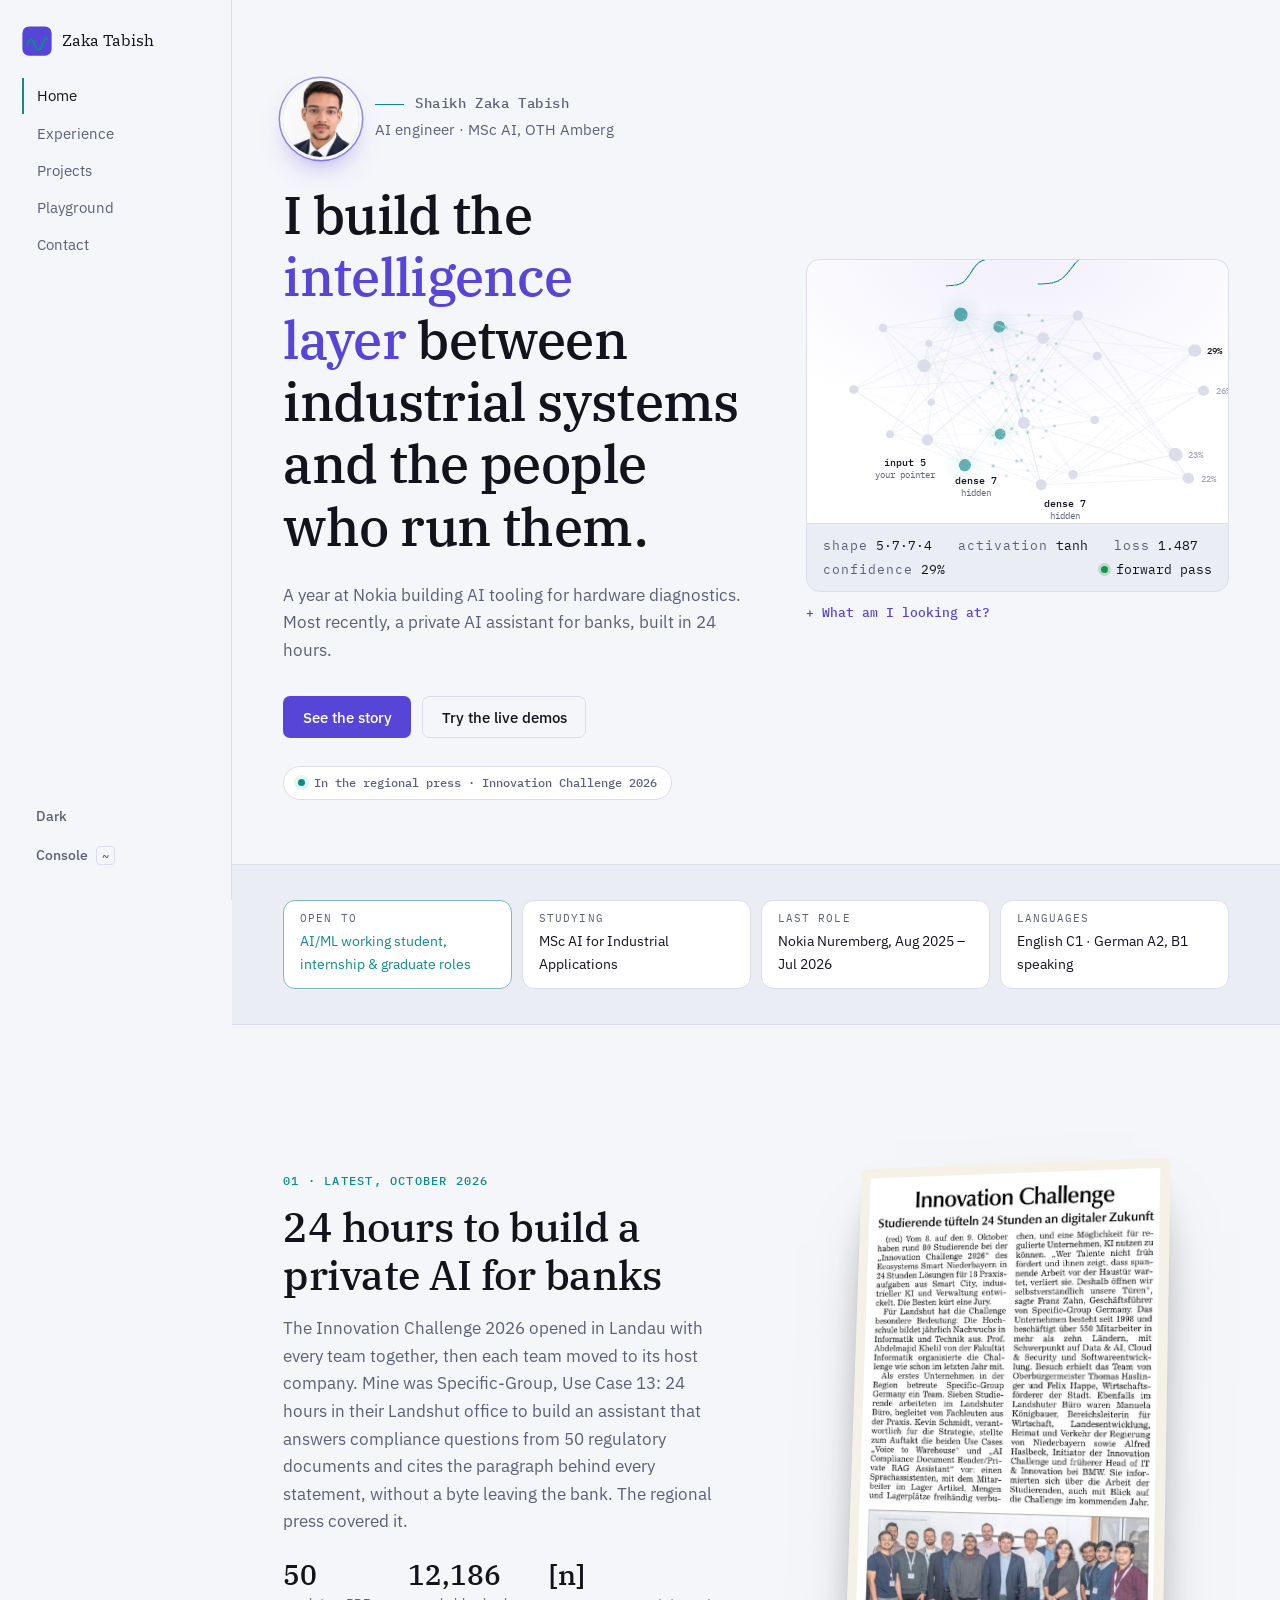
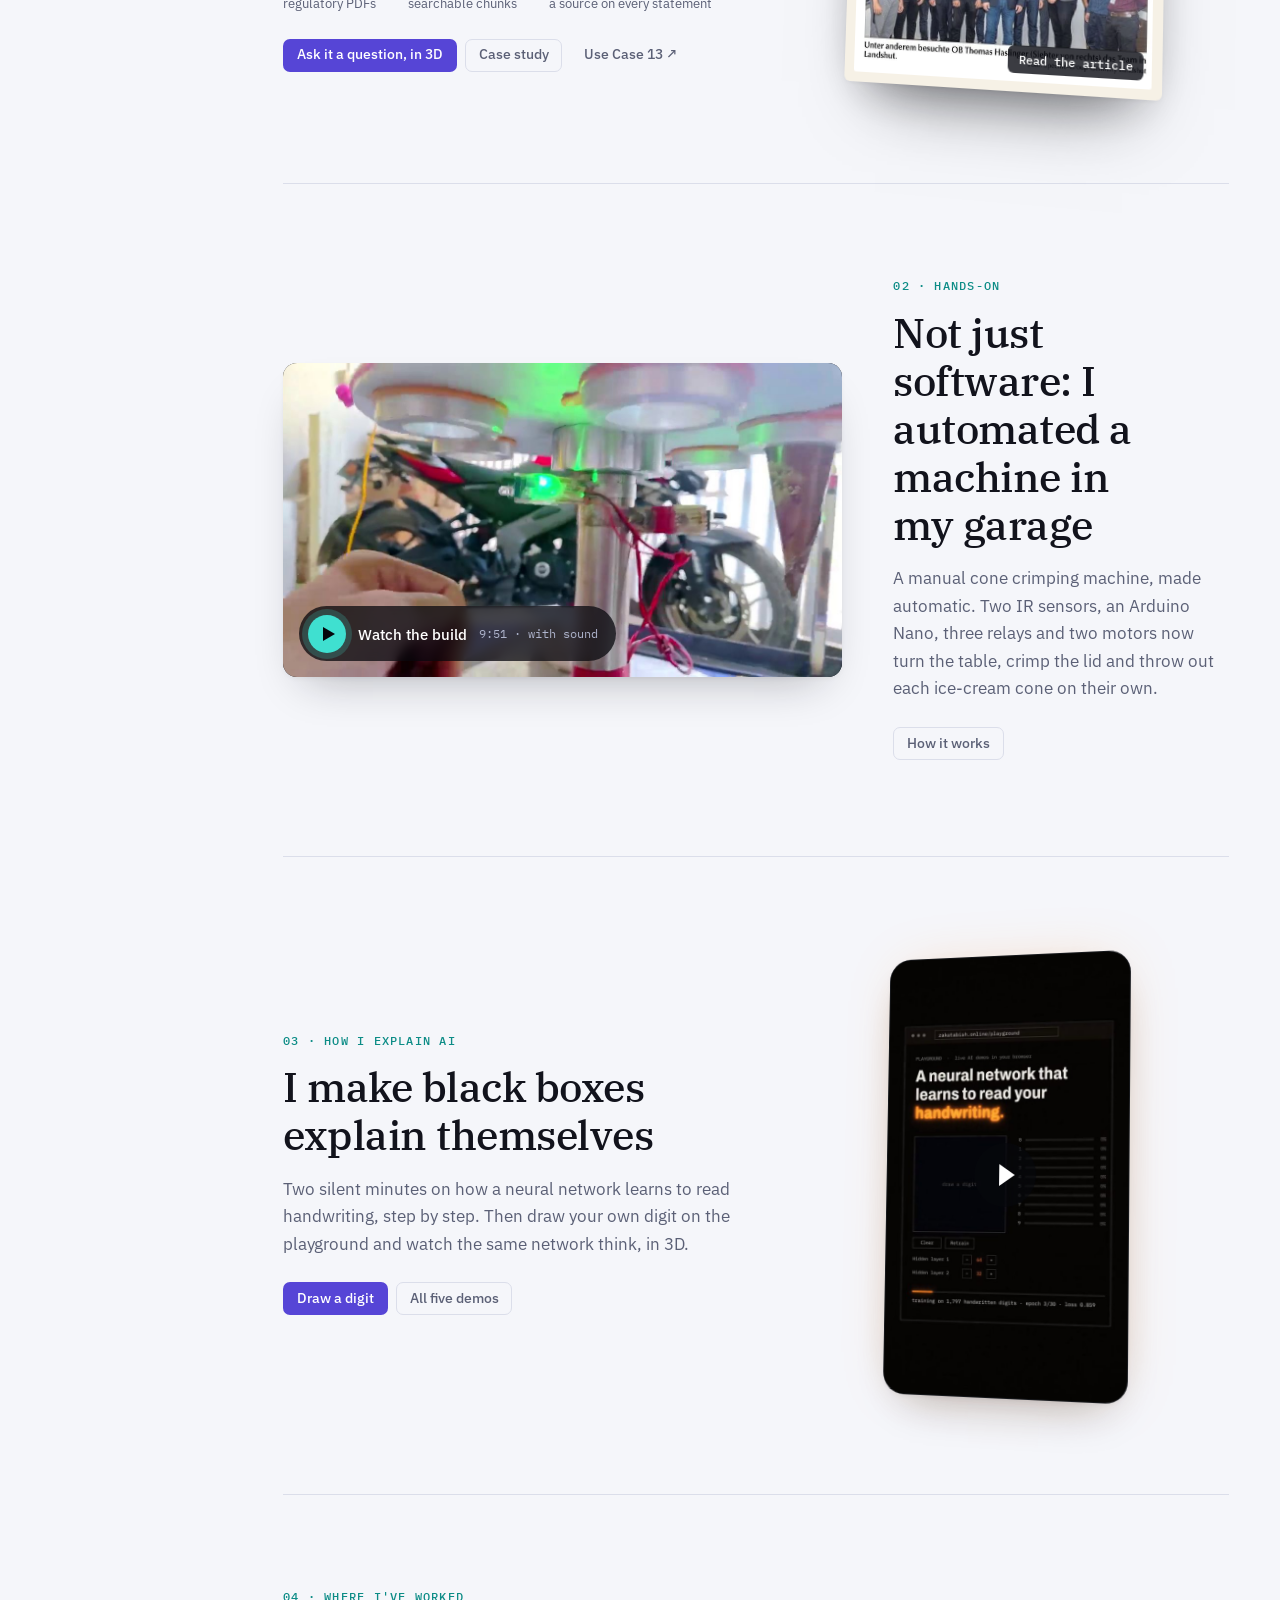
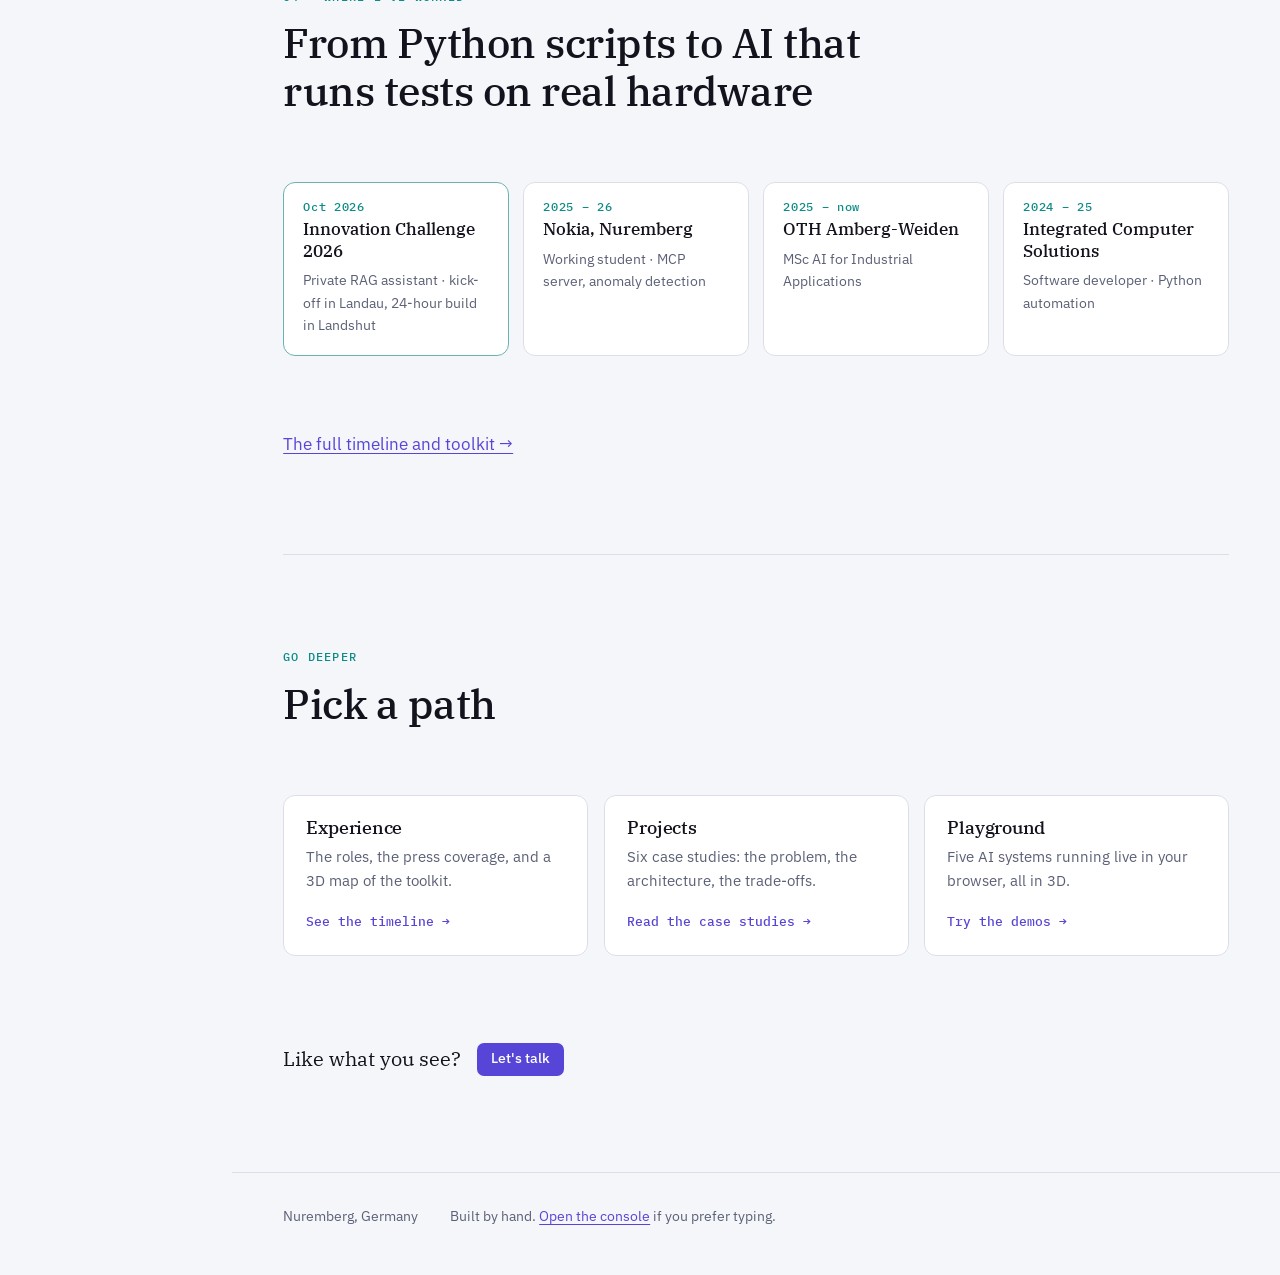
<file: index.html>
<!DOCTYPE html>
<html lang="en">
<head>
<meta charset="utf-8">
<meta name="viewport" content="width=device-width, initial-scale=1, viewport-fit=cover">
<title>Shaikh Zaka Tabish · AI Engineering for Industrial Systems</title>

<meta name="description" content="Shaikh Zaka Tabish builds AI tooling for industrial and hardware systems. MSc Artificial Intelligence for Industrial Applications at OTH Amberg, one year at Nokia Nuremberg, and a private RAG assistant for banks built at the Innovation Challenge 2026. Includes live 3D demos that run in your browser.">
<meta name="author" content="Shaikh Zaka Tabish">
<meta name="theme-color" content="#F5F6FA" media="(prefers-color-scheme: light)">
<meta name="theme-color" content="#0A0C13" media="(prefers-color-scheme: dark)">
<link rel="canonical" href="https://www.zakatabish.online/">

<meta property="og:type" content="profile">
<meta property="og:site_name" content="Shaikh Zaka Tabish">
<meta property="og:title" content="Shaikh Zaka Tabish · AI Engineering for Industrial Systems">
<meta property="og:description" content="Private RAG for banking compliance, MCP tooling at Nokia, a machine built in a garage, and live 3D neural networks you can play with.">
<meta property="og:url" content="https://www.zakatabish.online/">
<meta property="og:image" content="https://www.zakatabish.online/assets/img/og/og-card.jpg">
<meta property="og:image:width" content="1200">
<meta property="og:image:height" content="630">
<meta property="og:image:alt" content="Shaikh Zaka Tabish, AI engineering for industrial systems">
<meta name="twitter:card" content="summary_large_image">

<link rel="icon" href="favicon.ico" sizes="48x48">
<link rel="icon" href="assets/img/icons/favicon.svg" type="image/svg+xml">
<link rel="apple-touch-icon" href="assets/img/icons/apple-touch-icon.png">
<link rel="manifest" href="site.webmanifest">

<script>document.documentElement.classList.add('js');try{var t=JSON.parse(localStorage.getItem('zt.theme'));document.documentElement.dataset.theme=t||(matchMedia('(prefers-color-scheme: dark)').matches?'dark':'light')}catch(e){}</script>
<link rel="preconnect" href="https://fonts.googleapis.com">
<link rel="preconnect" href="https://fonts.gstatic.com" crossorigin>
<link href="https://fonts.googleapis.com/css2?family=IBM+Plex+Mono:wght@400;500&family=IBM+Plex+Sans:wght@400;500;600&family=IBM+Plex+Serif:ital,wght@0,400;0,500;1,400&display=swap" rel="stylesheet">
<link rel="stylesheet" href="assets/css/style.css">
<link rel="preload" as="image" href="assets/img/profile/zaka-tabish-avatar-160.webp" type="image/webp" fetchpriority="high">
<script type="speculationrules">{"prefetch":[{"source":"document","where":{"href_matches":"/*.html"},"eagerness":"moderate"}]}</script>

<script type="application/ld+json">
{
  "@context": "https://schema.org",
  "@type": "Person",
  "name": "Shaikh Zaka Tabish",
  "jobTitle": "MSc Student, Artificial Intelligence for Industrial Applications",
  "url": "https://www.zakatabish.online/",
  "image": "https://www.zakatabish.online/assets/img/profile/zaka-tabish-portrait-900.jpg",
  "sameAs": ["https://github.com/ProgrammerTabish", "https://www.linkedin.com/in/zakatabish"],
  "alumniOf": [
    {"@type": "CollegeOrUniversity", "name": "OTH Amberg-Weiden"},
    {"@type": "CollegeOrUniversity", "name": "Dr. Babasaheb Ambedkar Technological University"}
  ],
  "knowsAbout": ["Machine Learning", "Neural Networks", "Retrieval-Augmented Generation", "Reinforcement Learning", "Model Context Protocol", "Industrial AI Applications", "Anomaly Detection", "Embedded Systems"],
  "knowsLanguage": ["English", "German"],
  "address": {"@type": "PostalAddress", "addressLocality": "Nuremberg", "addressCountry": "DE"}
}
</script>
</head>

<body>
<a class="skip" href="#main">Skip to content</a>

<!-- ══ side rail ══ -->
<header class="rail" id="rail">
  <a class="rail__mark" href="index.html" aria-label="Home">
    <svg viewBox="0 0 40 40" aria-hidden="true" focusable="false">
      <rect x="0.5" y="0.5" width="39" height="39" rx="9"/>
      <path d="M7 25 q5 -14 10 0 t10 0 t7 -7"/>
    </svg>
    <span class="rail__name">Zaka Tabish</span>
  </a>

  <nav class="rail__nav" aria-label="Pages">
    <a href="index.html" aria-current="page">Home</a>
    <a href="experience.html">Experience</a>
    <a href="projects.html">Projects</a>
    <a href="playground.html">Playground</a>
    <a href="contact.html">Contact</a>
  </nav>

  <div class="rail__foot">
    <button class="btn btn--ghost btn--sm" id="themeToggle" aria-pressed="false">
      <span data-theme-label>Dark</span>
    </button>
    <button class="btn btn--ghost btn--sm" id="consoleOpen" aria-expanded="false" aria-controls="console">
      Console <kbd>~</kbd>
    </button>
  </div>
</header>

<button class="railToggle" id="railToggle" aria-expanded="false" aria-controls="rail">
  <span class="railToggle__bars" aria-hidden="true"><i></i><i></i></span>
  <span class="sr-only">Open menu</span>
</button>

<main id="main">

<!-- ══ hero ══ -->
<section class="hero" id="top">
  <div class="hero__copy">
    <div class="hero__who">
      <picture>
        <source type="image/webp" srcset="assets/img/profile/zaka-tabish-avatar-160.webp 1x, assets/img/profile/zaka-tabish-avatar-320.webp 2x">
        <img class="hero__avatar" src="assets/img/profile/zaka-tabish-avatar-160.jpg" srcset="assets/img/profile/zaka-tabish-avatar-320.jpg 2x"
             width="76" height="76" alt="Portrait of Shaikh Zaka Tabish" fetchpriority="high" decoding="async">
      </picture>
      <div>
        <p class="hero__id">Shaikh Zaka Tabish</p>
        <p class="hero__role">AI engineer · MSc AI, OTH Amberg</p>
      </div>
    </div>
    <h1 class="hero__line">I build the <em>intelligence layer</em> between industrial systems and the people who run them.</h1>
    <p class="hero__sub">A year at Nokia building AI tooling for hardware diagnostics. Most recently, a private AI assistant for banks, built in 24 hours.</p>
    <div class="hero__actions">
      <a class="btn btn--solid" href="#story">See the story</a>
      <a class="btn btn--outline" href="playground.html">Try the live demos</a>
    </div>
    <a class="pressbadge" href="#ch-rag"><i aria-hidden="true"></i>In the regional press · Innovation Challenge 2026</a>
  </div>

  <figure class="net">
    <div class="net3d" id="heroNet" role="img" aria-label="A small neural network in 3D, training live. Your pointer is its input.">
      <svg class="net3d__poster" viewBox="0 0 640 400" aria-hidden="true">
        <g class="net3d__poster-edges">
          <path d="M120 120L250 90M120 120L250 160M120 120L250 230M120 200L250 160M120 200L250 230M120 200L250 300M120 280L250 230M120 280L250 300M120 280L250 160M250 90L390 110M250 160L390 110M250 160L390 190M250 230L390 190M250 230L390 270M250 300L390 270M250 90L390 190M390 110L520 150M390 190L520 150M390 190L520 230M390 270L520 230M390 270L520 300"/>
        </g>
        <g class="net3d__poster-nodes">
          <circle cx="120" cy="120" r="7"/><circle cx="120" cy="200" r="7"/><circle cx="120" cy="280" r="7"/>
          <circle cx="250" cy="90" r="7"/><circle cx="250" cy="160" r="7"/><circle cx="250" cy="230" r="7"/><circle cx="250" cy="300" r="7"/>
          <circle cx="390" cy="110" r="7"/><circle cx="390" cy="190" r="7"/><circle cx="390" cy="270" r="7"/>
          <circle cx="520" cy="150" r="7"/><circle cx="520" cy="230" r="7"/><circle cx="520" cy="300" r="7"/>
        </g>
      </svg>
    </div>
    <figcaption class="net__readout">
      <span class="rd"><b>shape</b><data id="rdLayers">…</data></span>
      <span class="rd"><b>activation</b><data id="rdAct">…</data></span>
      <span class="rd"><b>loss</b><data id="rdLoss">…</data></span>
      <span class="rd"><b>confidence</b><data id="rdConf">…</data></span>
      <span class="rd rd--state"><i class="led" data-state="boot"></i><data id="rdState">booting</data></span>
    </figcaption>
    <details class="net__about">
      <summary>What am I looking at?</summary>
      <p>A real network, training as you watch. Each ring is a layer: five inputs, two hidden layers of seven, four softmax outputs. Your pointer is the input vector. Cyan pulses are the forward pass; indigo pulses are the gradient flowing back, and one weight update lands per cycle. The curve over each hidden ring is its activation function, plotted from its own definition. It swaps every few cycles and the weights start over.</p>
    </details>
  </figure>
</section>

<!-- ══ now ══ -->
<section class="band" aria-label="Current status">
  <ul class="pills">
    <li class="is-target"><b>Open to</b>AI/ML working student, internship &amp; graduate roles</li>
    <li><b>Studying</b>MSc AI for Industrial Applications</li>
    <li><b>Last role</b>Nokia Nuremberg, Aug 2025 – Jul 2026</li>
    <li><b>Languages</b>English C1 · German A2, B1 speaking</li>
  </ul>
</section>

<!-- ══ story ══ -->
<div class="story" id="story">

  <!-- 01 -->
  <section class="chapter" id="ch-rag" aria-labelledby="chRagH" data-reveal>
    <div class="chapter__text">
      <span class="chapter__num">01 · Latest, October 2026</span>
      <h2 id="chRagH">24 hours to build a private AI for banks</h2>
      <p>The Innovation Challenge 2026 opened in Landau with every team together, then each team moved to its host company. Mine was Specific-Group, Use Case 13: 24 hours in their Landshut office to build an assistant that answers compliance questions from 50 regulatory documents and cites the paragraph behind every statement, without a byte leaving the bank. The regional press covered it.</p>
      <ul class="stats">
        <li><b>50</b>regulatory PDFs</li>
        <li><b>12,186</b>searchable chunks</li>
        <li><b>[n]</b>a source on every statement</li>
      </ul>
      <p class="chapter__actions">
        <a class="btn btn--solid btn--sm" href="playground.html#demo-rag">Ask it a question, in 3D</a>
        <a class="btn btn--outline btn--sm" href="projects.html#proj-rag">Case study</a>
        <a class="btn btn--ghost btn--sm" href="https://innovationchallenge2026.smart.niederbayern.de/events/innovation-challenge-2026/#usecases" rel="noopener">Use Case 13 ↗</a>
      </p>
    </div>
    <div class="chapter__media">
      <a class="press" data-tilt="7" data-lightbox href="assets/img/press/innovation-challenge-2026.jpg"
         data-caption="<b>“Studierende tüfteln 24 Stunden an digitaler Zukunft”</b> — regional press, October 2026. Around 80 students solved 18 real tasks from industry and public administration in 24 hours at the Innovation Challenge 2026 of Ecosystem Smart Niederbayern. The challenge opened in Landau an der Isar with all teams together; for the 24-hour work phase each team moved to its host company. Specific-Group Germany hosted a team of seven in its Landshut office on two use cases, one of them the <i>AI Compliance Document Reader / Private RAG Assistant</i>. Landshut's Lord Mayor Thomas Haslinger visited the team.">
        <picture>
          <source type="image/webp" srcset="assets/img/press/innovation-challenge-2026.webp">
          <img src="assets/img/press/innovation-challenge-2026.jpg" width="480" height="813" loading="lazy" decoding="async"
               alt="Newspaper article: Innovation Challenge, Studierende tüfteln 24 Stunden an digitaler Zukunft, with a photo of the Specific-Group team in Landshut.">
        </picture>
        <span class="press__hint">Read the article</span>
      </a>
    </div>
  </section>

  <!-- 02 -->
  <section class="chapter chapter--flip" id="ch-machine" aria-labelledby="chMachineH" data-reveal>
    <div class="chapter__text">
      <span class="chapter__num">02 · Hands-on</span>
      <h2 id="chMachineH">Not just software: I automated a machine in my garage</h2>
      <p>A manual cone crimping machine, made automatic. Two IR sensors, an Arduino Nano, three relays and two motors now turn the table, crimp the lid and throw out each ice-cream cone on their own.</p>
      <p class="chapter__actions">
        <a class="btn btn--outline btn--sm" href="projects.html#proj-crimp">How it works</a>
      </p>
    </div>
    <div class="chapter__media">
      <figure class="vplayer" id="vpMachine" data-src="assets/video/cone-crimping-machine.mp4" data-teaser="assets/video/cone-crimping-machine-teaser.mp4">
        <video muted loop playsinline preload="none" poster="assets/video/cone-crimping-machine-poster.jpg" aria-label="Automatic cone crimping machine: build, live demo, hardware and code review"></video>
        <button class="vplayer__play" type="button"><i aria-hidden="true"></i>Watch the build <span>9:51 · with sound</span></button>
      </figure>
    </div>
  </section>

  <!-- 03 -->
  <section class="chapter" id="ch-explain" aria-labelledby="chExplainH" data-reveal>
    <div class="chapter__text">
      <span class="chapter__num">03 · How I explain AI</span>
      <h2 id="chExplainH">I make black boxes explain themselves</h2>
      <p>Two silent minutes on how a neural network learns to read handwriting, step by step. Then draw your own digit on the playground and watch the same network think, in 3D.</p>
      <p class="chapter__actions">
        <a class="btn btn--solid btn--sm" href="playground.html#demo-digits">Draw a digit</a>
        <a class="btn btn--outline btn--sm" href="playground.html">All five demos</a>
      </p>
    </div>
    <div class="chapter__media">
      <figure class="vportrait vportrait--sm">
        <video data-autoplay data-src="assets/video/digit-network-explained.mp4" muted loop playsinline preload="none"
               poster="assets/video/digit-network-explained-poster.jpg" aria-label="Silent explainer: how a neural network learns to read handwriting"></video>
        <button class="vportrait__play" type="button" aria-label="Play or pause the explainer"></button>
      </figure>
    </div>
  </section>

  <!-- 04 -->
  <section class="chapter chapter--wide" id="ch-work" aria-labelledby="chWorkH" data-reveal>
    <div class="chapter__text">
      <span class="chapter__num">04 · Where I've worked</span>
      <h2 id="chWorkH">From Python scripts to AI that runs tests on real hardware</h2>
    </div>
    <ol class="minitrack">
      <li data-tilt="5"><time>Oct 2026</time><b>Innovation Challenge 2026</b><span>Private RAG assistant · kick-off in Landau, 24-hour build in Landshut</span></li>
      <li data-tilt="5"><time>2025 – 26</time><b>Nokia, Nuremberg</b><span>Working student · MCP server, anomaly detection</span></li>
      <li data-tilt="5"><time>2025 – now</time><b>OTH Amberg-Weiden</b><span>MSc AI for Industrial Applications</span></li>
      <li data-tilt="5"><time>2024 – 25</time><b>Integrated Computer Solutions</b><span>Software developer · Python automation</span></li>
    </ol>
    <p class="chapter__actions"><a class="linkbtn" href="experience.html">The full timeline and toolkit →</a></p>
  </section>

  <!-- go deeper -->
  <section class="chapter chapter--wide" aria-labelledby="hubH" data-reveal>
    <div class="chapter__text">
      <span class="chapter__num">Go deeper</span>
      <h2 id="hubH">Pick a path</h2>
    </div>
    <div class="hub">
      <a class="hub__card" href="experience.html" data-tilt>
        <h3>Experience</h3>
        <p>The roles, the press coverage, and a 3D map of the toolkit.</p>
        <span>See the timeline →</span>
      </a>
      <a class="hub__card" href="projects.html" data-tilt>
        <h3>Projects</h3>
        <p>Six case studies: the problem, the architecture, the trade-offs.</p>
        <span>Read the case studies →</span>
      </a>
      <a class="hub__card" href="playground.html" data-tilt>
        <h3>Playground</h3>
        <p>Five AI systems running live in your browser, all in 3D.</p>
        <span>Try the demos →</span>
      </a>
    </div>
    <p class="cta">Like what you see? <a class="btn btn--solid btn--sm" href="contact.html">Let's talk</a></p>
  </section>
</div>

<footer class="foot">
  <p>Nuremberg, Germany</p>
  <p>Built by hand. <button class="linkbtn" id="consoleOpen2">Open the console</button> if you prefer typing.</p>
</footer>
</main>

<!-- ══ console ══ -->
<div class="console" id="console" hidden>
  <div class="console__sheet" role="dialog" aria-modal="true" aria-label="Terminal">
    <div class="console__head">
      <span class="console__title">diag · zakatabish</span>
      <button class="console__close" id="consoleClose" aria-label="Close terminal">×</button>
    </div>
    <div class="console__out" id="consoleOut" tabindex="0" aria-live="polite"></div>
    <div class="console__chips" id="consoleChips"></div>
    <form class="console__form" id="consoleForm">
      <label class="sr-only" for="consoleIn">Command</label>
      <span class="console__prompt" aria-hidden="true">diag&nbsp;&gt;</span>
      <input id="consoleIn" autocomplete="off" autocapitalize="off" spellcheck="false" placeholder="type help">
    </form>
  </div>
</div>

<script src="assets/js/main.js" defer></script>
<script src="assets/js/hero3d.js" defer></script>
</body>
</html>
</file>
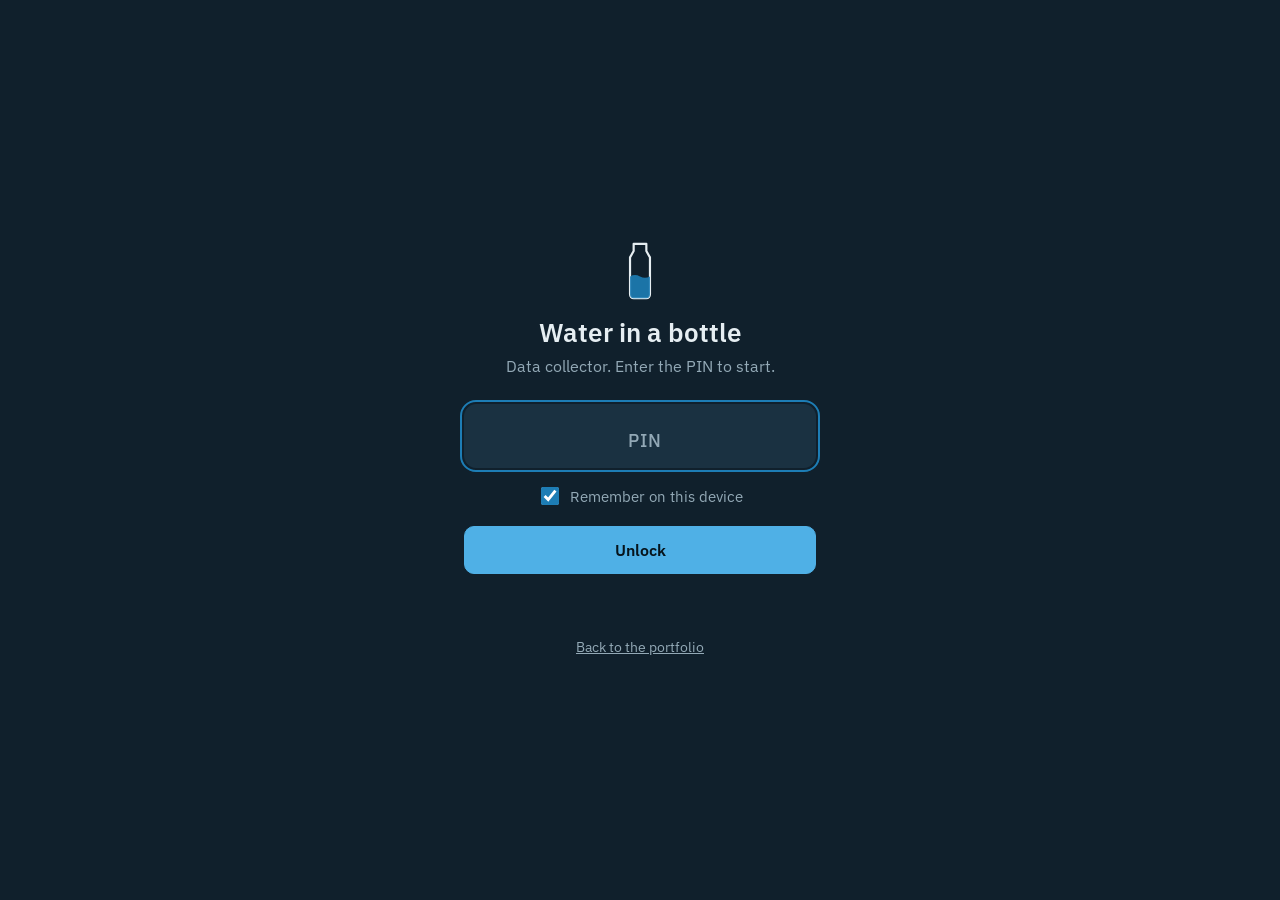
<file: ai-project/index.html>
<!DOCTYPE html>
<html lang="en">
<head>
<meta charset="utf-8">
<meta name="viewport" content="width=device-width, initial-scale=1, viewport-fit=cover, interactive-widget=resizes-content">
<title>Water in a bottle · Data collector</title>
<meta name="robots" content="noindex, nofollow">
<meta name="description" content="Private data-collection tool for the Water in a bottle AI project.">
<meta name="theme-color" content="#10202C">
<meta name="mobile-web-app-capable" content="yes">
<meta name="apple-mobile-web-app-capable" content="yes">
<meta name="apple-mobile-web-app-status-bar-style" content="black-translucent">
<link rel="manifest" href="manifest.webmanifest">
<link rel="preconnect" href="https://fonts.googleapis.com">
<link rel="preconnect" href="https://fonts.gstatic.com" crossorigin>
<link href="https://fonts.googleapis.com/css2?family=IBM+Plex+Mono:wght@500&family=IBM+Plex+Sans:wght@400;500;600&display=swap" rel="stylesheet">
<link rel="stylesheet" href="app.css">
<link rel="icon" href="icon.svg" type="image/svg+xml">
<link rel="apple-touch-icon" href="icon-180.png">
<script>
  try { var t = localStorage.getItem('zt.theme'); if (t === 'dark' || t === 'light') document.documentElement.dataset.theme = t; } catch (e) {}
</script>
</head>
<body>

<!-- ══ PIN ══ -->
<section class="lock" id="lock" aria-labelledby="lockTitle">
  <div class="lock__card">
    <svg class="lock__mark" viewBox="0 0 48 64" aria-hidden="true">
      <path d="M17 2h14v8l4 7v41a4 4 0 0 1-4 4H17a4 4 0 0 1-4-4V17l4-7z"/>
      <path class="lock__water" d="M13 38q5.5-3 11 0t11 0V58a4 4 0 0 1-4 4H17a4 4 0 0 1-4-4z"/>
    </svg>
    <h1 id="lockTitle">Water in a bottle</h1>
    <p class="lock__sub">Data collector. Enter the PIN to start.</p>
    <form id="pinForm" autocomplete="off">
      <label class="sr-only" for="pinInput">PIN</label>
      <input id="pinInput" class="pin" type="password" inputmode="numeric" pattern="[0-9]*" maxlength="12" autocomplete="one-time-code" placeholder="PIN" required>
      <label class="check"><input type="checkbox" id="pinRemember" checked> Remember on this device</label>
      <button class="btn btn--primary btn--wide" type="submit" id="pinGo">Unlock</button>
      <p class="lock__msg" id="pinMsg" role="alert"></p>
    </form>
  </div>
  <a class="lock__back" href="../projects.html">Back to the portfolio</a>
</section>

<!-- ══ app ══ -->
<div class="app" id="app" hidden>

  <header class="bar">
    <span class="bar__title"><b>Water in a bottle</b><span class="bar__who" id="barWho"></span></span>
    <button class="sync" id="syncPill" type="button" data-state="idle" aria-live="polite">
      <i aria-hidden="true"></i><span id="syncText">All uploaded</span>
    </button>
  </header>

  <main class="views">

    <!-- capture -->
    <section class="view view--capture" id="viewCapture" aria-label="Capture">
      <div class="finder" id="finder">
        <canvas id="preview" aria-label="Camera view, rotated exactly as the photos are saved"></canvas>
        <video id="video" playsinline muted autoplay></video>

        <ol class="steps" id="steps" aria-label="Steps for each bottle">
          <li data-step="scale"><span>1</span>Scale photo</li>
          <li data-step="type"><span>2</span>Bottle type</li>
          <li data-step="capture"><span>3</span>Images</li>
        </ol>

        <div class="finder__count" id="finderCount" hidden>
          <b id="countNum">0</b><span id="countLabel">images</span>
        </div>
        <p class="finder__hint" id="hint"></p>
        <div class="finder__msg" id="camMsg" hidden></div>
      </div>

      <div class="deck">
        <div class="rate" role="group" aria-label="Burst rate">
          <button type="button" class="rate__btn" id="rateDown" aria-label="Slower burst">−</button>
          <span class="rate__val"><b id="rateVal">5</b>/s</span>
          <button type="button" class="rate__btn" id="rateUp" aria-label="Faster burst">+</button>
        </div>
        <button type="button" class="shutter" id="shutter" aria-label="Take photo">
          <span class="shutter__ring"></span><span class="shutter__core"></span>
        </button>
        <button type="button" class="deck__side" id="nextBottle">Next bottle</button>
      </div>

      <!-- step 2: bottle type sheet -->
      <div class="sheet" id="typeSheet" hidden>
        <div class="sheet__panel" role="dialog" aria-modal="true" aria-labelledby="typeTitle">
          <div class="sheet__grip" aria-hidden="true"></div>
          <h2 id="typeTitle">Which bottle is on the scale?</h2>

          <label class="lcd" for="typeWeight">
            <span class="lcd__label">Weight on the scale, optional</span>
            <span class="lcd__screen">
              <span class="lcd__ghost" aria-hidden="true">8888.8</span>
              <input id="typeWeight" type="text" inputmode="decimal" autocomplete="off" placeholder="" aria-describedby="typeVol">
              <span class="lcd__unit">g</span>
            </span>
            <span class="lcd__note" id="typeVol">You can also read it from the scale photo later, in Review.</span>
          </label>

          <div class="types" id="typeGrid" role="group" aria-label="Bottle type"></div>

          <div class="sheet__actions">
            <button type="button" class="btn btn--ghost" id="retakeScale">Retake scale photo</button>
            <button type="button" class="btn btn--ghost btn--danger" id="discardScale">Discard</button>
          </div>
        </div>
      </div>
    </section>

    <!-- review -->
    <section class="view view--review" id="viewReview" aria-label="Review" hidden>
      <div class="pane" id="reviewList">
        <div class="pane__head">
          <h2>Review</h2>
          <div class="seg" role="group" aria-label="Show">
            <button type="button" data-filter="todo" aria-pressed="true">To review <span id="cntTodo"></span></button>
            <button type="button" data-filter="all" aria-pressed="false">All <span id="cntAll"></span></button>
          </div>
        </div>
        <p class="pane__lead">Label each bottle from its scale photo, drop the bad images, then approve it. Approved bottles leave this list.</p>
        <ul class="bottles" id="bottleList"></ul>
        <p class="empty" id="listEmpty" hidden></p>
        <button type="button" class="btn btn--ghost btn--wide" id="listRefresh">Refresh</button>
      </div>

      <div class="pane pane--bottle" id="reviewBottle" hidden>
        <div class="crumbs">
          <button type="button" class="link" id="bottleBack">All bottles</button>
          <span id="bottlePos"></span>
        </div>
        <h2 class="bottle__title"><span id="bottleId">S0000</span> <small id="bottleType"></small></h2>
        <div class="row row--split bottle__actions">
          <button type="button" class="btn btn--ghost" id="continueBottle">Add images</button>
          <button type="button" class="btn btn--ghost btn--danger" id="deleteBottle" hidden>Delete bottle</button>
        </div>

        <ol class="tabs2" role="tablist">
          <li><button type="button" role="tab" id="tabLabel" aria-selected="true"><span>1</span>Label</button></li>
          <li><button type="button" role="tab" id="tabImages" aria-selected="false"><span>2</span>Images <em id="imgCount"></em></button></li>
        </ol>

        <!-- step 1 -->
        <div class="step" id="stepLabel">
          <div class="zoom" id="scaleZoom" data-zoom="1">
            <img id="scaleImg" alt="Scale photo of this bottle">
            <button type="button" class="zoom__btn" id="zoomBtn">Zoom</button>
          </div>
          <label class="lcd lcd--big" for="labelWeight">
            <span class="lcd__label">Weight on the scale, bottle + water</span>
            <span class="lcd__screen">
              <span class="lcd__ghost" aria-hidden="true">8888.8</span>
              <input id="labelWeight" type="text" inputmode="decimal" autocomplete="off" aria-describedby="labelVol">
              <span class="lcd__unit">g</span>
            </span>
            <span class="lcd__note" id="labelVol"></span>
          </label>
          <div class="row">
            <button type="button" class="btn btn--primary btn--wide" id="saveLabel">Save label</button>
          </div>
          <div class="row row--split">
            <button type="button" class="btn btn--ghost" id="prevBottle">Previous bottle</button>
            <button type="button" class="btn btn--ghost" id="skipBottle">Skip bottle</button>
          </div>
        </div>

        <!-- step 2 -->
        <div class="step" id="stepImages" hidden>
          <p class="step__lead" id="imagesLead">Tap an image to look at it full size. Discarded images move to <i>_discarded</i> on Drive and can be restored there.</p>
          <ul class="grid" id="imgGrid"></ul>
          <div class="row row--split">
            <button type="button" class="btn btn--ghost" id="rotateAll">Rotate all 90°</button>
            <button type="button" class="btn btn--ghost" id="undoDiscard">Undo discard</button>
          </div>
          <div class="approve">
            <button type="button" class="btn btn--primary btn--wide" id="approveBtn">Approve bottle</button>
            <button type="button" class="link" id="saveNoApprove">Save discards without approving</button>
          </div>
        </div>
      </div>
    </section>

    <!-- setup -->
    <section class="view view--setup" id="viewSetup" aria-label="Setup" hidden>
      <div class="pane">
        <h2>Setup</h2>

        <div class="group">
          <h3>Scale weight per bottle</h3>
          <p class="hint">Every labeled bottle on Drive is a dot at its total weight on the scale (bottle + water). Fill the marked gaps next.</p>
          <p class="lv-key" aria-hidden="true"><span><i class="lv-key__dot"></i>approved</span><span><i class="lv-key__dot lv-key__dot--open"></i>not approved yet</span><span><i class="lv-key__gap"></i>gap to fill</span><span><i class="lv-key__empty"></i>empty bottle</span></p>
          <div class="levels" id="levels"></div>
          <p class="hint" id="levelsNote"></p>
        </div>

        <div class="group" id="emptyGroup" hidden>
          <h3>Bottles without images</h3>
          <p class="stat" id="emptyList"></p>
          <p class="hint">Only a scale photo is stored for these. Deleting moves the scale photo to <i>_discarded</i> on Drive. Bottles captured in the last 15 minutes or with photos still waiting on this phone are kept.</p>
          <button type="button" class="btn btn--ghost btn--danger btn--wide" id="deleteEmpty">Delete bottles without images</button>
        </div>

        <div class="group">
          <h3>Who is collecting</h3>
          <label class="field">Your name <input id="setCollector" type="text" autocomplete="name" placeholder="e.g. Tabish or Awais"></label>
          <p class="hint">Saved with every bottle you capture on this device.</p>
        </div>

        <div class="group">
          <h3>Camera</h3>
          <label class="field">Camera <select id="setCamera"><option value="">Back camera (default)</option></select></label>
          <div class="field">Rotation of the view
            <div class="seg seg--4" id="setRotation" role="group" aria-label="Rotation">
              <button type="button" data-rot="0">0°</button><button type="button" data-rot="90">90°</button><button type="button" data-rot="180">180°</button><button type="button" data-rot="270">270°</button>
            </div>
          </div>
          <p class="hint">Set it so the bottle stands upright in the view. Photos are saved exactly as shown. A phone held upright needs 0°; a webcam mounted sideways needs 90°.</p>
          <p class="hint" id="camInfo"></p>
        </div>

        <div class="group">
          <h3>Photo size for training</h3>
          <div class="seg seg--3" id="setSize" role="group" aria-label="Photo size">
            <button type="button" data-size="1280">1280 px</button><button type="button" data-size="960">960 px</button><button type="button" data-size="640">640 px</button>
          </div>
          <div class="seg seg--3" id="setQuality" role="group" aria-label="JPEG quality">
            <button type="button" data-q="0.92">High</button><button type="button" data-q="0.85">Standard</button><button type="button" data-q="0.75">Small</button>
          </div>
          <p class="hint" id="sizeHint">Long side 1280 px, JPEG quality 85. Scale photos are always kept at high quality so the digits stay readable.</p>
        </div>

        <div class="group">
          <h3>Uploads</h3>
          <p class="stat" id="queueStat">Nothing waiting.</p>
          <p class="hint">Photos are kept on this phone until Drive confirms them, so you can keep capturing with a bad connection.</p>
          <div class="row row--split">
            <button type="button" class="btn btn--ghost" id="uploadNow">Upload now</button>
            <button type="button" class="btn btn--ghost btn--danger" id="clearQueue">Delete waiting photos</button>
          </div>
        </div>

        <div class="group">
          <h3>Dataset on Drive</h3>
          <p class="stat" id="dataStat">–</p>
          <button type="button" class="btn btn--ghost btn--wide" id="exportXlsx">Write Excel copy to Drive</button>
          <p class="hint">Saves water_in_a_bottle_dataset.xlsx next to the Google Sheet, for <code>pandas.read_excel</code>.</p>
          <p class="hint">Every photo carries the owner tag <b id="ownerTag"></b> in its metadata (Artist, Copyright, description).</p>
        </div>

        <div class="group">
          <button type="button" class="btn btn--ghost btn--wide" id="lockNow">Lock and forget the PIN on this device</button>
        </div>
      </div>
    </section>
  </main>

  <nav class="tabs" aria-label="Sections">
    <button type="button" data-view="capture" aria-current="page">
      <svg viewBox="0 0 24 24" aria-hidden="true"><path d="M4 8h3l2-3h6l2 3h3v11H4z"/><circle cx="12" cy="13" r="3.5"/></svg>Capture
    </button>
    <button type="button" data-view="review">
      <svg viewBox="0 0 24 24" aria-hidden="true"><path d="M4 5h16v14H4z"/><path d="M8 12l3 3 5-6"/></svg>Review
    </button>
    <button type="button" data-view="setup">
      <svg viewBox="0 0 24 24" aria-hidden="true"><path d="M4 7h10M18 7h2M4 17h4M12 17h8"/><circle cx="16" cy="7" r="2"/><circle cx="10" cy="17" r="2"/></svg>Setup
    </button>
  </nav>
</div>

<!-- full-size image viewer -->
<div class="viewer" id="viewer" hidden role="dialog" aria-modal="true" aria-label="Image">
  <div class="viewer__top">
    <button type="button" class="link link--light" id="viewerClose">Back to grid</button>
    <span id="viewerPos"></span>
  </div>
  <div class="viewer__stage" id="viewerStage">
    <img id="viewerImg" alt="">
    <span class="viewer__stamp" id="viewerStamp" hidden>Discarded</span>
  </div>
  <p class="viewer__name" id="viewerName"></p>
  <div class="viewer__deck">
    <button type="button" class="vbtn" id="viewerPrev" aria-label="Previous image">‹</button>
    <button type="button" class="vbtn vbtn--discard" id="viewerDiscard">Discard</button>
    <button type="button" class="vbtn vbtn--keep" id="viewerKeep">Keep</button>
    <button type="button" class="vbtn" id="viewerNext" aria-label="Next image">›</button>
  </div>
</div>

<div class="toast" id="toast" role="status" hidden></div>

<script src="config.js"></script>
<script src="exif.js"></script>
<script src="app.js"></script>
</body>
</html>
</file>
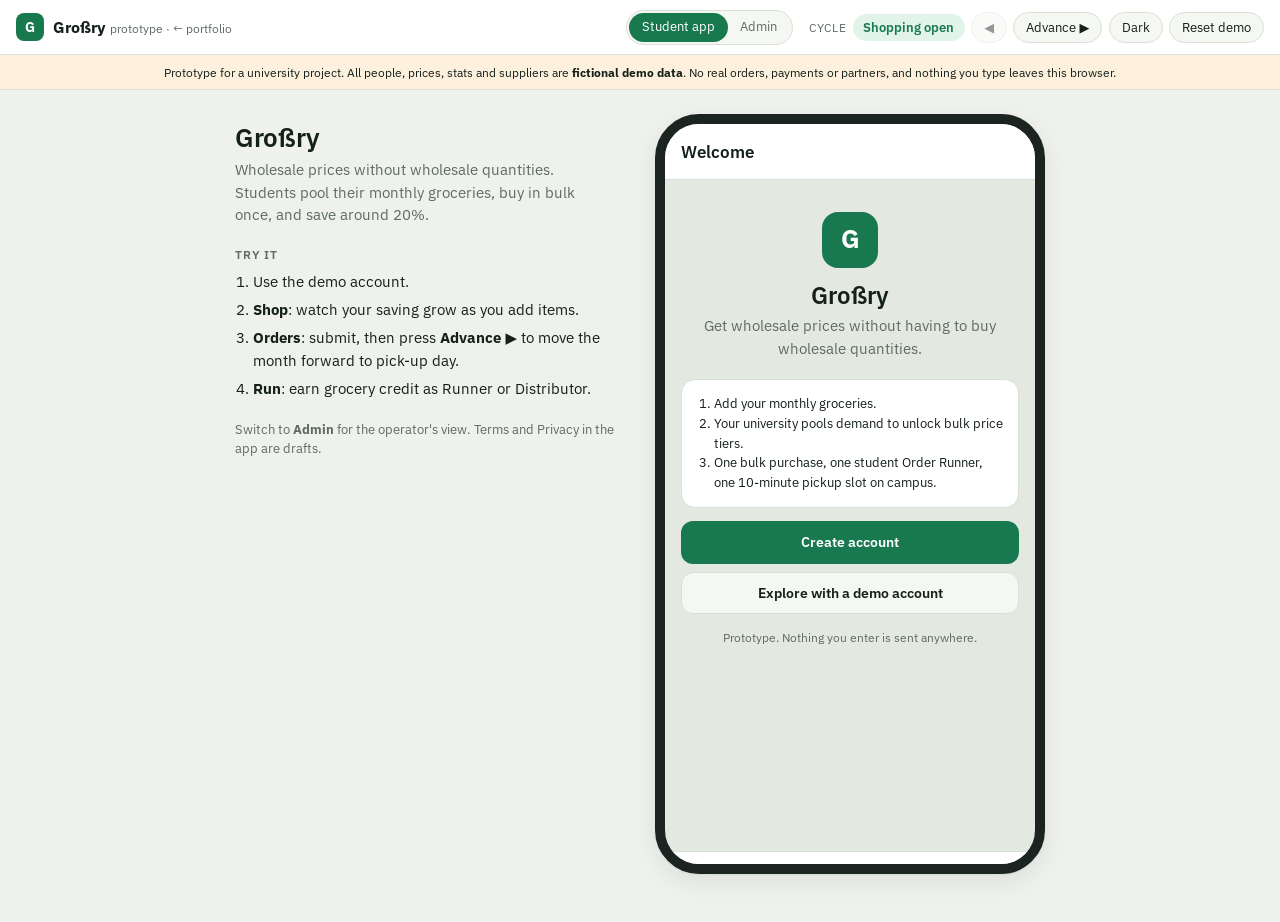
<file: grossy/index.html>
<!DOCTYPE html>
<html lang="en">
<head>
<meta charset="utf-8">
<meta name="viewport" content="width=device-width, initial-scale=1, viewport-fit=cover">
<title>Großry Prototype</title>
<meta name="description" content="Clickable prototype of Großry, a student collective purchasing platform: wholesale prices without wholesale quantities. Fictional demo data, runs entirely in the browser.">
<meta name="author" content="Shaikh Zaka Tabish">
<link rel="canonical" href="https://www.zakatabish.online/grossy/">
<meta property="og:type" content="website">
<meta property="og:title" content="Großry Prototype">
<meta property="og:description" content="Get wholesale prices without having to buy wholesale quantities. A clickable prototype of a student collective purchasing app.">
<meta property="og:url" content="https://www.zakatabish.online/grossy/">
<meta name="theme-color" content="#18794E">
<link rel="preconnect" href="https://fonts.googleapis.com">
<link rel="preconnect" href="https://fonts.gstatic.com" crossorigin>
<link href="https://fonts.googleapis.com/css2?family=IBM+Plex+Mono:wght@400;500&family=IBM+Plex+Sans:wght@400;500;600;700&display=swap" rel="stylesheet">
<link rel="stylesheet" href="app.css">
<link rel="icon" href="data:image/svg+xml,%3Csvg xmlns='http://www.w3.org/2000/svg' viewBox='0 0 32 32'%3E%3Crect width='32' height='32' rx='8' fill='%2318794E'/%3E%3Ctext x='16' y='22' font-family='Arial' font-weight='700' font-size='17' fill='white' text-anchor='middle'%3EG%3C/text%3E%3C/svg%3E">
<script>
  // Apply the saved theme before paint (shared with the main portfolio site).
  try { var t = localStorage.getItem('zt.theme'); if (t === 'dark' || t === 'light') document.documentElement.dataset.theme = t; } catch (e) {}
</script>
</head>
<body>

<header class="proto" id="chrome">
  <a class="proto__brand" href="../projects.html#proj-grossry" title="Back to the portfolio">
    <span class="proto__logo" aria-hidden="true">G</span>
    <span class="proto__name"><b>Großry</b> <small>prototype · ← portfolio</small></span>
  </a>
  <div class="proto__group" role="group" aria-label="View">
    <div class="seg">
      <button type="button" data-act="view" data-v="app" aria-pressed="true">Student app</button>
      <button type="button" data-act="view" data-v="admin" aria-pressed="false">Admin</button>
    </div>
  </div>
  <div class="proto__group" role="group" aria-label="Simulation controls">
    <span class="proto__label proto__wide">Cycle</span>
    <span class="stagepill" id="stagePill">Shopping open</span>
    <button type="button" class="chipbtn" data-act="stage-prev" aria-label="Previous cycle stage">◀</button>
    <button type="button" class="chipbtn" data-act="stage-next">Advance ▶</button>
    <button type="button" class="chipbtn" data-act="theme" id="themeBtn">Dark</button>
    <button type="button" class="chipbtn" data-act="reset">Reset demo</button>
  </div>
</header>
<p class="disclaimer"><span class="proto__wide">Prototype for a university project. </span>All people, prices, stats and suppliers are <b>fictional demo data</b>. <span class="proto__wide">No real orders, payments or partners, and n</span><span class="proto__narrow">N</span>othing you type leaves this browser.</p>

<div id="appView">
  <div class="stage">
    <aside class="notes" aria-label="About this prototype">
      <h1>Großry</h1>
      <p class="lead">Wholesale prices without wholesale quantities. Students pool their monthly groceries, buy in bulk once, and save around 20%.</p>
      <h2>Try it</h2>
      <ol>
        <li>Use the demo account.</li>
        <li><b>Shop</b>: watch your saving grow as you add items.</li>
        <li><b>Orders</b>: submit, then press <b>Advance ▶</b> to move the month forward to pick-up day.</li>
        <li><b>Run</b>: earn grocery credit as Runner or Distributor.</li>
      </ol>
      <p class="small mute" style="margin-top:1.2rem">Switch to <b>Admin</b> for the operator's view. Terms and Privacy in the app are drafts.</p>
    </aside>

    <div class="phone" id="phone">
      <div class="appbar" id="appbar"></div>
      <main class="screen" id="screen" tabindex="-1"></main>
      <nav class="tabbar" id="tabbar" aria-label="App sections"></nav>
      <div class="sheet" id="sheet" hidden><div class="sheet__panel" id="sheetPanel" role="dialog" aria-modal="true"></div></div>
      <div class="toast" id="toast" role="status" hidden></div>
    </div>
  </div>
</div>

<div id="adminView" hidden></div>

<script src="data.js"></script>
<script src="app.js"></script>
</body>
</html>
</file>
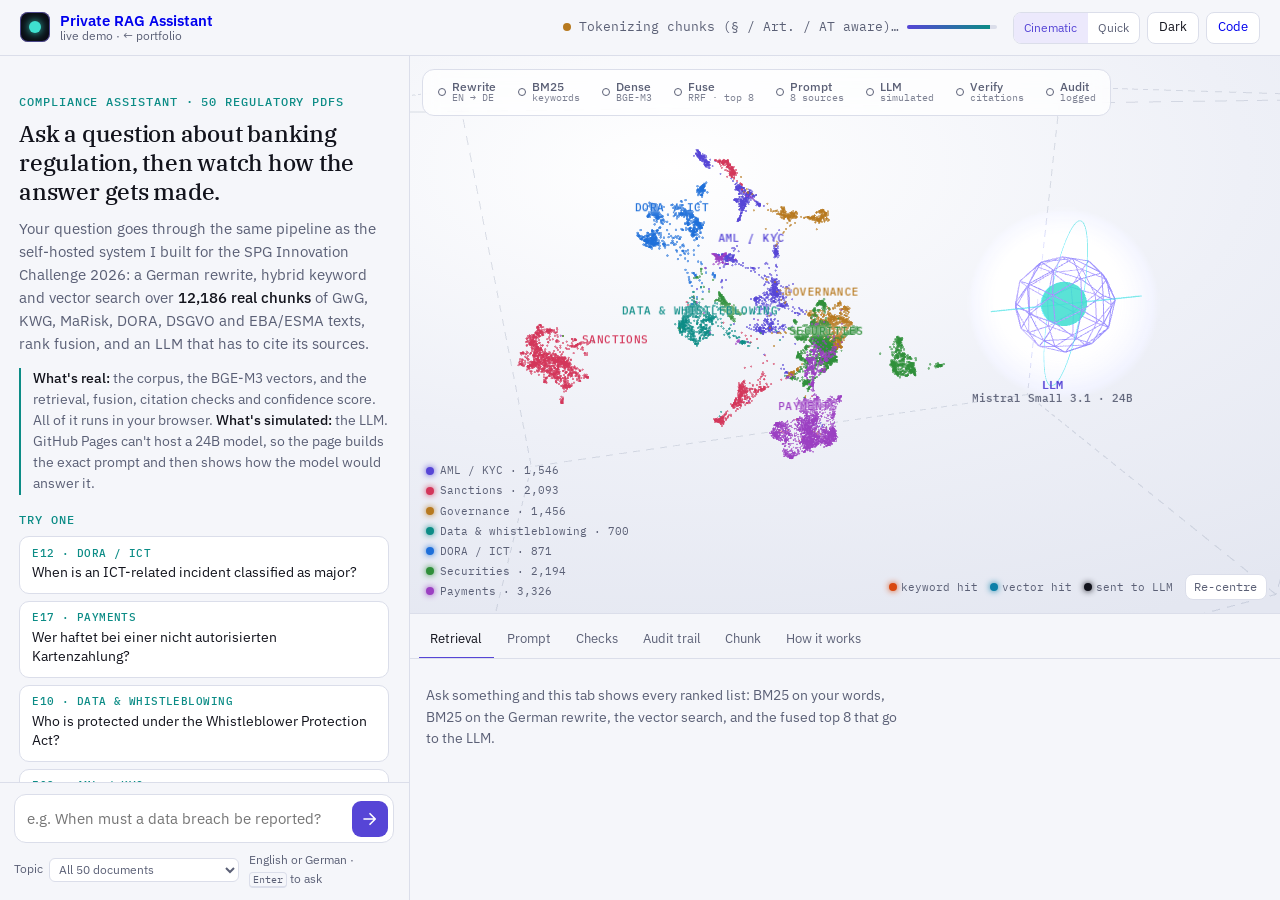
<file: rag/index.html>
<!DOCTYPE html>
<html lang="en">
<head>
<meta charset="utf-8">
<meta name="viewport" content="width=device-width, initial-scale=1, viewport-fit=cover">
<title>Private RAG Assistant</title>
<meta name="description" content="Ask banking-regulation questions and watch a real retrieval-augmented generation pipeline work in 3D: hybrid BM25 + BGE-M3 search over 12,186 chunks of 50 regulatory PDFs, RRF fusion, a cited answer and an audit trail. Retrieval runs live in your browser; the LLM step is a simulation.">
<meta name="author" content="Shaikh Zaka Tabish">
<link rel="canonical" href="https://www.zakatabish.online/rag/">
<meta property="og:type" content="website">
<meta property="og:title" content="Private RAG Assistant · live 3D demo">
<meta property="og:description" content="A citation-backed compliance assistant for banks. Watch your question travel through hybrid search, fusion and the LLM, in 3D.">
<meta property="og:url" content="https://www.zakatabish.online/rag/">
<meta name="twitter:card" content="summary">
<meta name="theme-color" content="#F5F6FA" media="(prefers-color-scheme: light)">
<meta name="theme-color" content="#0A0C13" media="(prefers-color-scheme: dark)">
<link rel="preconnect" href="https://fonts.googleapis.com">
<link rel="preconnect" href="https://fonts.gstatic.com" crossorigin>
<link href="https://fonts.googleapis.com/css2?family=IBM+Plex+Mono:wght@400;500;600&family=IBM+Plex+Sans:wght@400;500;600&family=IBM+Plex+Serif:ital,wght@0,400;0,500;1,400&display=swap" rel="stylesheet">
<link rel="stylesheet" href="app.css">
<link rel="icon" href="../favicon.ico" sizes="48x48">
<link rel="icon" href="../assets/img/icons/favicon.svg" type="image/svg+xml">
<link rel="apple-touch-icon" href="../assets/img/icons/apple-touch-icon.png">
<script>
  // Saved theme before paint, shared with the portfolio (main.js stores it JSON-encoded).
  (function () {
    var t = null;
    try { t = localStorage.getItem('zt.theme'); t = t && t.charAt(0) === '"' ? JSON.parse(t) : t; } catch (e) {}
    if (t !== 'dark' && t !== 'light') t = window.matchMedia('(prefers-color-scheme: dark)').matches ? 'dark' : 'light';
    document.documentElement.dataset.theme = t;
    if (/[?&]embed=1/.test(location.search)) document.documentElement.classList.add('is-embed');
  })();
</script>
</head>
<body>

<header class="top">
  <a class="top__brand" href="../projects.html#proj-rag" target="_top" title="Back to the portfolio">
    <span class="top__logo" aria-hidden="true"><i></i></span>
    <span class="top__name"><b>Private RAG Assistant</b><small>live demo · ← portfolio</small></span>
  </a>
  <div class="top__status" id="status" role="status" aria-live="polite">
    <span class="dot"></span><span id="statusText">Loading the index…</span>
    <span class="top__bar"><i id="statusBar"></i></span>
  </div>
  <div class="top__acts">
    <div class="seg" role="group" aria-label="Animation speed">
      <button type="button" data-speed="1" aria-pressed="true">Cinematic</button>
      <button type="button" data-speed="3" aria-pressed="false">Quick</button>
    </div>
    <button type="button" class="tbtn" id="themeBtn">Dark</button>
    <a class="tbtn top__wide" href="https://github.com/ProgrammerTabish/private-rag-assistant" target="_blank" rel="noopener">Code</a>
    <a class="tbtn top__fs" href="./" target="_blank" rel="noopener" title="Open full screen">Full screen ↗</a>
  </div>
</header>

<main class="app" id="app">

  <!-- ══ chat ══ -->
  <section class="chat" aria-label="Chat">
    <div class="chat__scroll" id="chatScroll">
      <div class="intro" id="intro">
        <span class="eyebrow">Compliance assistant · 50 regulatory PDFs</span>
        <h1>Ask a question about banking regulation, then watch how the answer gets made.</h1>
        <p>Your question goes through the same pipeline as the self-hosted system I built for the SPG Innovation Challenge 2026: a German rewrite, hybrid keyword and vector search over <b>12,186 real chunks</b> of GwG, KWG, MaRisk, DORA, DSGVO and EBA/ESMA texts, rank fusion, and an LLM that has to cite its sources.</p>
        <p class="intro__honest"><b>What's real:</b> the corpus, the BGE-M3 vectors, and the retrieval, fusion, citation checks and confidence score. All of it runs in your browser. <b>What's simulated:</b> the LLM. GitHub Pages can't host a 24B model, so the page builds the exact prompt and then shows how the model would answer it.</p>
        <span class="eyebrow">Try one</span>
        <div class="presets" id="presets"></div>
        <details class="more">
          <summary>More example questions</summary>
          <div class="presets presets--all" id="presetsAll"></div>
        </details>
      </div>
      <ol class="msgs" id="msgs" aria-live="polite"></ol>
    </div>

    <form class="composer" id="composer">
      <div class="composer__row">
        <label class="sr-only" for="q">Your question</label>
        <textarea id="q" rows="1" maxlength="400" placeholder="e.g. When must a data breach be reported?" autocomplete="off"></textarea>
        <button class="send" id="send" type="submit" aria-label="Ask">
          <svg viewBox="0 0 24 24" aria-hidden="true"><path d="M4 12h13M12 5l7 7-7 7"/></svg>
        </button>
      </div>
      <div class="composer__meta">
        <label class="filter">
          <span>Topic</span>
          <select id="filter"><option value="-1">All 50 documents</option></select>
        </label>
        <span class="composer__hint">English or German · <kbd>Enter</kbd> to ask</span>
      </div>
    </form>
  </section>

  <!-- ══ 3D stage ══ -->
  <section class="stage" aria-label="3D view of the retrieval pipeline">
    <div class="stage__gl" id="gl"></div>
    <div class="stage__hud">
      <ol class="steps" id="steps" aria-label="Pipeline progress">
        <li data-step="rewrite"><i></i><span>Rewrite</span><small>EN → DE</small></li>
        <li data-step="sparse"><i></i><span>BM25</span><small>keywords</small></li>
        <li data-step="dense"><i></i><span>Dense</span><small>BGE-M3</small></li>
        <li data-step="fuse"><i></i><span>Fuse</span><small>RRF · top 8</small></li>
        <li data-step="prompt"><i></i><span>Prompt</span><small>8 sources</small></li>
        <li data-step="llm"><i></i><span>LLM</span><small>simulated</small></li>
        <li data-step="check"><i></i><span>Verify</span><small>citations</small></li>
        <li data-step="audit"><i></i><span>Audit</span><small>logged</small></li>
      </ol>
    </div>
    <div class="legend" id="legend" aria-label="Colour legend"></div>
    <div class="stage__help">Each dot is one chunk of a PDF, placed by its BGE-M3 embedding, so chunks that mean similar things sit close together. Drag to orbit, scroll to zoom, click a dot to read it.</div>
    <div class="tip" id="tip" hidden></div>
    <div class="stage__keys">
      <span><i class="k k--sparse"></i>keyword hit</span>
      <span><i class="k k--dense"></i>vector hit</span>
      <span><i class="k k--fused"></i>sent to LLM</span>
      <button type="button" class="tbtn tbtn--sm" id="homeBtn">Re-centre</button>
    </div>
  </section>

  <!-- ══ inspector ══ -->
  <section class="insp" aria-label="Under the hood">
    <div class="tabs" role="tablist">
      <button role="tab" aria-selected="true" data-tab="retrieval">Retrieval</button>
      <button role="tab" aria-selected="false" data-tab="prompt">Prompt</button>
      <button role="tab" aria-selected="false" data-tab="checks">Checks</button>
      <button role="tab" aria-selected="false" data-tab="audit">Audit trail</button>
      <button role="tab" aria-selected="false" data-tab="chunk">Chunk</button>
      <button role="tab" aria-selected="false" data-tab="about">How it works</button>
    </div>
    <div class="panes">
      <div class="pane" data-pane="retrieval" id="paneRetrieval"><p class="empty">Ask something and this tab shows every ranked list: BM25 on your words, BM25 on the German rewrite, the vector search, and the fused top 8 that go to the LLM.</p></div>
      <div class="pane" data-pane="prompt" id="panePrompt" hidden><p class="empty">The exact prompt the backend sends to the model, with the system rules from <code>generate/prompts.py</code> and the eight numbered sources.</p></div>
      <div class="pane" data-pane="checks" id="paneChecks" hidden><p class="empty">Citation validation and the confidence score, using the same formula as <code>generate/answer.py</code>.</p></div>
      <div class="pane" data-pane="audit" id="paneAudit" hidden><p class="empty">Every request is written to an append-only audit trail. In production that's PostgreSQL; here it's this list, and it disappears when you close the tab.</p></div>
      <div class="pane" data-pane="chunk" id="paneChunk" hidden><p class="empty">Click any dot in the 3D view, or any source under an answer, to read the full chunk.</p></div>
      <div class="pane pane--about" data-pane="about" hidden>
        <div class="about">
          <div>
            <h3>The pipeline</h3>
            <ol>
              <li><b>Ingest.</b> 50 PDFs (3,387 pages) are parsed with Docling and cut into 12,186 chunks that never cross a § / Artikel / AT boundary, so every citation can say <code>01_GwG.pdf | § 10 | p. 17-18</code>.</li>
              <li><b>Embed + index.</b> BGE-M3 (1024-d) dense vectors plus BM25 sparse vectors go into Qdrant.</li>
              <li><b>Retrieve.</b> Most questions are in English and most of the law is in German, so each question also gets a German query (an LLM rewrite plus an EN→DE compliance glossary). Four ranked lists, fused with weighted Reciprocal Rank Fusion, capped at 4 chunks per document.</li>
              <li><b>Generate.</b> Mistral Small 3.1 24B (Ollama) or Llama 3.3 70B (vLLM), inside the bank's tenant. It must cite <code>[n]</code> after every statement.</li>
              <li><b>Verify.</b> Citations to sources that don't exist are removed. Fewer than 2 citations triggers a retry. <code>NOT_IN_SOURCES</code> produces an honest refusal.</li>
              <li><b>Audit.</b> Every question, source and answer is logged under its request id.</li>
            </ol>
          </div>
          <div>
            <h3>What this page does differently</h3>
            <ul>
              <li><b>Same data.</b> The texts and BGE-M3 vectors come from the repo's prebuilt <code>rag_db</code>. The vectors are PCA-compressed 1024 → 96 dimensions (int8), which keeps about 75% of each chunk's true top-20 neighbours.</li>
              <li><b>Same keyword search.</b> The tokenizer is ported line by line, so <code>§ 25h</code>, <code>Art. 5b</code> and <code>AT 4.4.2</code> stay single tokens. Scoring is BM25 with Qdrant's IDF.</li>
              <li><b>Approximate question vector.</b> Your browser can't run BGE-M3 (2.2 GB), so the question's vector is the average of its top keyword hits (pseudo-relevance feedback). The cosine search over all 12,186 real vectors is real.</li>
              <li><b>Simulated LLM.</b> The answer is built from the best-matching sentences of the retrieved sources, like the deterministic stand-in the repo's test suite uses. The citations point to the chunks that were actually retrieved, and the confidence score is computed from them. The example questions add hand-written German search terms in place of the LLM's German rewrite.</li>
              <li>On the 30 in-scope evaluation questions, this browser retrieval puts an expected source document in the top 8 for <b>26 of 30</b>.</li>
            </ul>
          </div>
          <div>
            <h3>Sources</h3>
            <p class="empty" style="margin:0 0 .5rem">All 50 documents are public, official texts, reproduced here unmodified as extracted text with their source named:</p>
            <ul>
              <li><b>German federal laws and ordinances</b> (GwG, KWG, WpHG, BGB, AWG, AWV, HinSchG, BDSG, ZKG, ZAG): <a href="https://www.gesetze-im-internet.de" target="_blank" rel="noopener">gesetze-im-internet.de</a>, Federal Ministry of Justice.</li>
              <li><b>EU regulations and directives</b>: <a href="https://eur-lex.europa.eu" target="_blank" rel="noopener">EUR-Lex</a>, © European Union. Only the Official Journal editions are authentic.</li>
              <li><b>Guidelines and guidance</b>: EBA, ESMA and the EBA/ESMA Joint Committee, the European Commission (sanctions FAQ), BaFin (MaRisk, MaComp, circulars, AuA) and the Deutsche Bundesbank (sanctions FAQ), each from its official website.</li>
              <li>Texts are machine-extracted from PDFs and may contain extraction errors. Versions are those collected in September 2026. Nothing here is legal advice.</li>
            </ul>
          </div>
        </div>
      </div>
    </div>
  </section>
</main>

<noscript><p class="nojs">This demo needs JavaScript and WebGL.</p></noscript>

<script src="../assets/js/vendor/three.min.js"></script>
<script src="js/textproc.js"></script>
<script src="js/scene.js"></script>
<script src="js/app.js"></script>
</body>
</html>
</file>
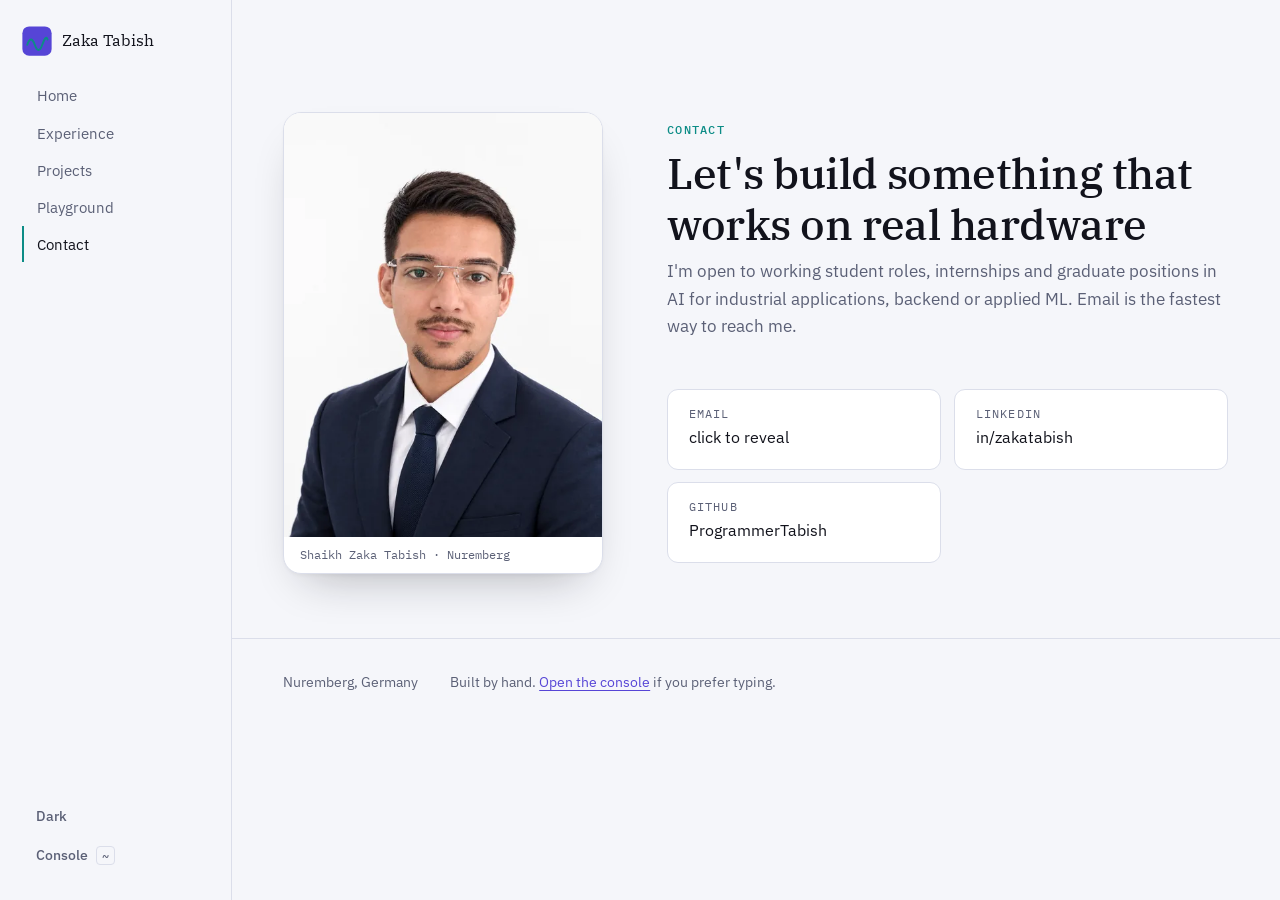
<file: contact.html>
<!DOCTYPE html>
<html lang="en">
<head>
<meta charset="utf-8">
<meta name="viewport" content="width=device-width, initial-scale=1, viewport-fit=cover">
<title>Contact · Shaikh Zaka Tabish</title>

<meta name="description" content="Get in touch with Shaikh Zaka Tabish, open to AI/ML working student, internship and graduate roles in industrial applications. Email, GitHub and LinkedIn.">
<meta name="author" content="Shaikh Zaka Tabish">
<meta name="theme-color" content="#F5F6FA" media="(prefers-color-scheme: light)">
<meta name="theme-color" content="#0A0C13" media="(prefers-color-scheme: dark)">
<link rel="canonical" href="https://www.zakatabish.online/contact.html">

<meta property="og:type" content="website">
<meta property="og:site_name" content="Shaikh Zaka Tabish">
<meta property="og:title" content="Contact · Shaikh Zaka Tabish">
<meta property="og:description" content="Open to AI/ML working student, internship and graduate roles in industrial applications.">
<meta property="og:url" content="https://www.zakatabish.online/contact.html">
<meta property="og:image" content="https://www.zakatabish.online/assets/img/og/og-card.jpg">
<meta property="og:image:width" content="1200">
<meta property="og:image:height" content="630">
<meta name="twitter:card" content="summary_large_image">

<link rel="icon" href="favicon.ico" sizes="48x48">
<link rel="icon" href="assets/img/icons/favicon.svg" type="image/svg+xml">
<link rel="apple-touch-icon" href="assets/img/icons/apple-touch-icon.png">
<link rel="manifest" href="site.webmanifest">

<script>document.documentElement.classList.add('js');try{var t=JSON.parse(localStorage.getItem('zt.theme'));document.documentElement.dataset.theme=t||(matchMedia('(prefers-color-scheme: dark)').matches?'dark':'light')}catch(e){}</script>
<link rel="preconnect" href="https://fonts.googleapis.com">
<link rel="preconnect" href="https://fonts.gstatic.com" crossorigin>
<link href="https://fonts.googleapis.com/css2?family=IBM+Plex+Mono:wght@400;500&family=IBM+Plex+Sans:wght@400;500;600&family=IBM+Plex+Serif:ital,wght@0,400;0,500;1,400&display=swap" rel="stylesheet">
<link rel="stylesheet" href="assets/css/style.css">
<script type="speculationrules">{"prefetch":[{"source":"document","where":{"href_matches":"/*.html"},"eagerness":"moderate"}]}</script>
</head>

<body>
<a class="skip" href="#main">Skip to content</a>

<header class="rail" id="rail">
  <a class="rail__mark" href="index.html" aria-label="Home">
    <svg viewBox="0 0 40 40" aria-hidden="true" focusable="false">
      <rect x="0.5" y="0.5" width="39" height="39" rx="9"/>
      <path d="M7 25 q5 -14 10 0 t10 0 t7 -7"/>
    </svg>
    <span class="rail__name">Zaka Tabish</span>
  </a>

  <nav class="rail__nav" aria-label="Pages">
    <a href="index.html">Home</a>
    <a href="experience.html">Experience</a>
    <a href="projects.html">Projects</a>
    <a href="playground.html">Playground</a>
    <a href="contact.html" aria-current="page">Contact</a>
  </nav>

  <div class="rail__foot">
    <button class="btn btn--ghost btn--sm" id="themeToggle" aria-pressed="false">
      <span data-theme-label>Dark</span>
    </button>
    <button class="btn btn--ghost btn--sm" id="consoleOpen" aria-expanded="false" aria-controls="console">
      Console <kbd>~</kbd>
    </button>
  </div>
</header>

<button class="railToggle" id="railToggle" aria-expanded="false" aria-controls="rail">
  <span class="railToggle__bars" aria-hidden="true"><i></i><i></i></span>
  <span class="sr-only">Open menu</span>
</button>

<main id="main">

<section class="section section--contact section--top" id="contact" aria-labelledby="contactH">
  <div class="contactwrap">
    <figure class="portrait" data-tilt="6">
      <picture>
        <source type="image/webp" srcset="assets/img/profile/zaka-tabish-portrait-480.webp 480w, assets/img/profile/zaka-tabish-portrait-900.webp 900w" sizes="(min-width: 860px) 320px, 70vw">
        <img src="assets/img/profile/zaka-tabish-portrait-480.jpg" srcset="assets/img/profile/zaka-tabish-portrait-900.jpg 900w, assets/img/profile/zaka-tabish-portrait-480.jpg 480w"
             sizes="(min-width: 860px) 320px, 70vw" width="480" height="640" alt="Portrait of Shaikh Zaka Tabish" decoding="async" fetchpriority="high">
      </picture>
      <figcaption>Shaikh Zaka Tabish · Nuremberg</figcaption>
    </figure>

    <div>
      <div class="section__head">
        <span class="section__eyebrow">Contact</span>
        <h2 id="contactH">Let's build something that works on real hardware</h2>
        <p>I'm open to working student roles, internships and graduate positions in AI for industrial applications, backend or applied ML. Email is the fastest way to reach me.</p>
      </div>

      <div class="contact">
        <a class="contact__card" id="mailLink" href="#" data-tilt="5">
          <span class="contact__label">Email</span>
          <span class="contact__val" id="mailText">click to reveal</span>
        </a>
        <a class="contact__card" href="https://www.linkedin.com/in/zakatabish" rel="noopener" data-tilt="5">
          <span class="contact__label">LinkedIn</span>
          <span class="contact__val">in/zakatabish</span>
        </a>
        <a class="contact__card" href="https://github.com/ProgrammerTabish" rel="noopener" data-tilt="5">
          <span class="contact__label">GitHub</span>
          <span class="contact__val">ProgrammerTabish</span>
        </a>
      </div>
    </div>
  </div>
</section>

<footer class="foot">
  <p>Nuremberg, Germany</p>
  <p>Built by hand. <button class="linkbtn" id="consoleOpen2">Open the console</button> if you prefer typing.</p>
</footer>
</main>

<!-- ══ console ══ -->
<div class="console" id="console" hidden>
  <div class="console__sheet" role="dialog" aria-modal="true" aria-label="Terminal">
    <div class="console__head">
      <span class="console__title">diag · zakatabish</span>
      <button class="console__close" id="consoleClose" aria-label="Close terminal">×</button>
    </div>
    <div class="console__out" id="consoleOut" tabindex="0" aria-live="polite"></div>
    <div class="console__chips" id="consoleChips"></div>
    <form class="console__form" id="consoleForm">
      <label class="sr-only" for="consoleIn">Command</label>
      <span class="console__prompt" aria-hidden="true">diag&nbsp;&gt;</span>
      <input id="consoleIn" autocomplete="off" autocapitalize="off" spellcheck="false" placeholder="type help">
    </form>
  </div>
</div>

<script src="assets/js/main.js" defer></script>
</body>
</html>
</file>
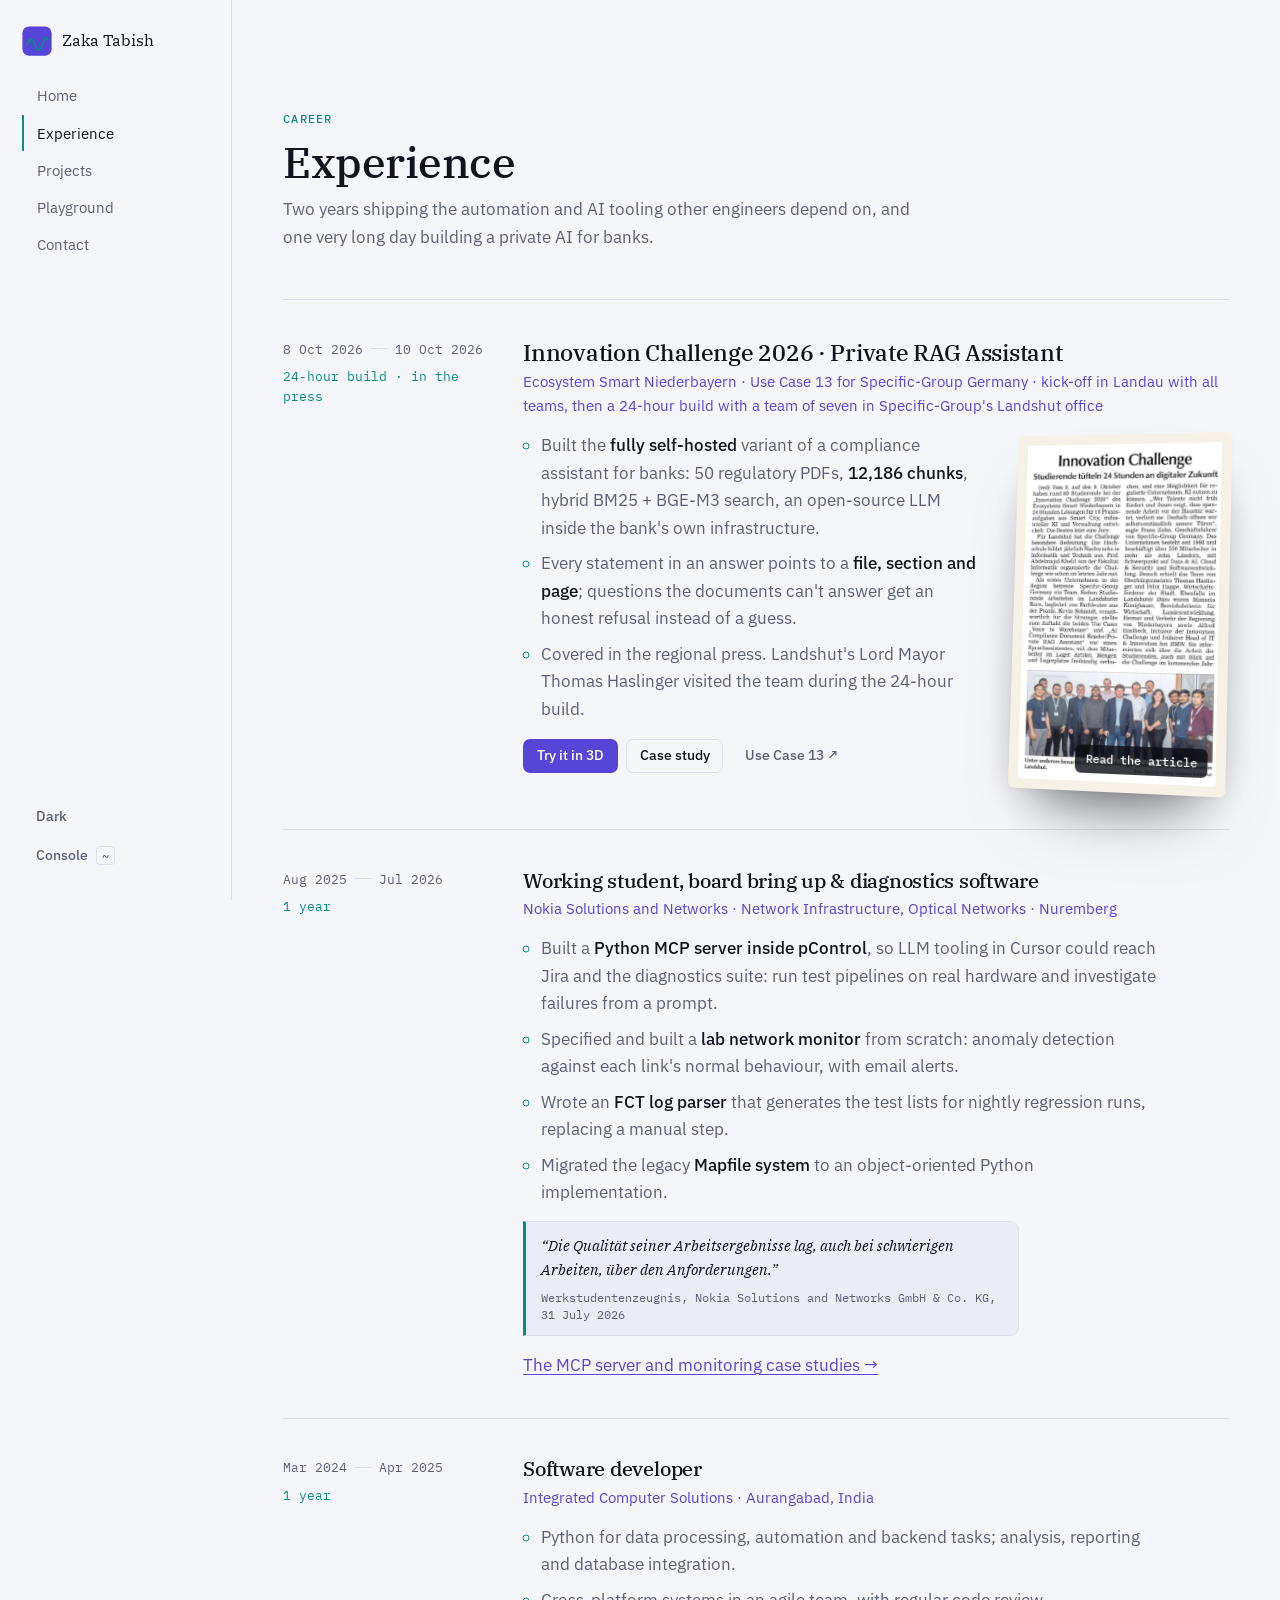
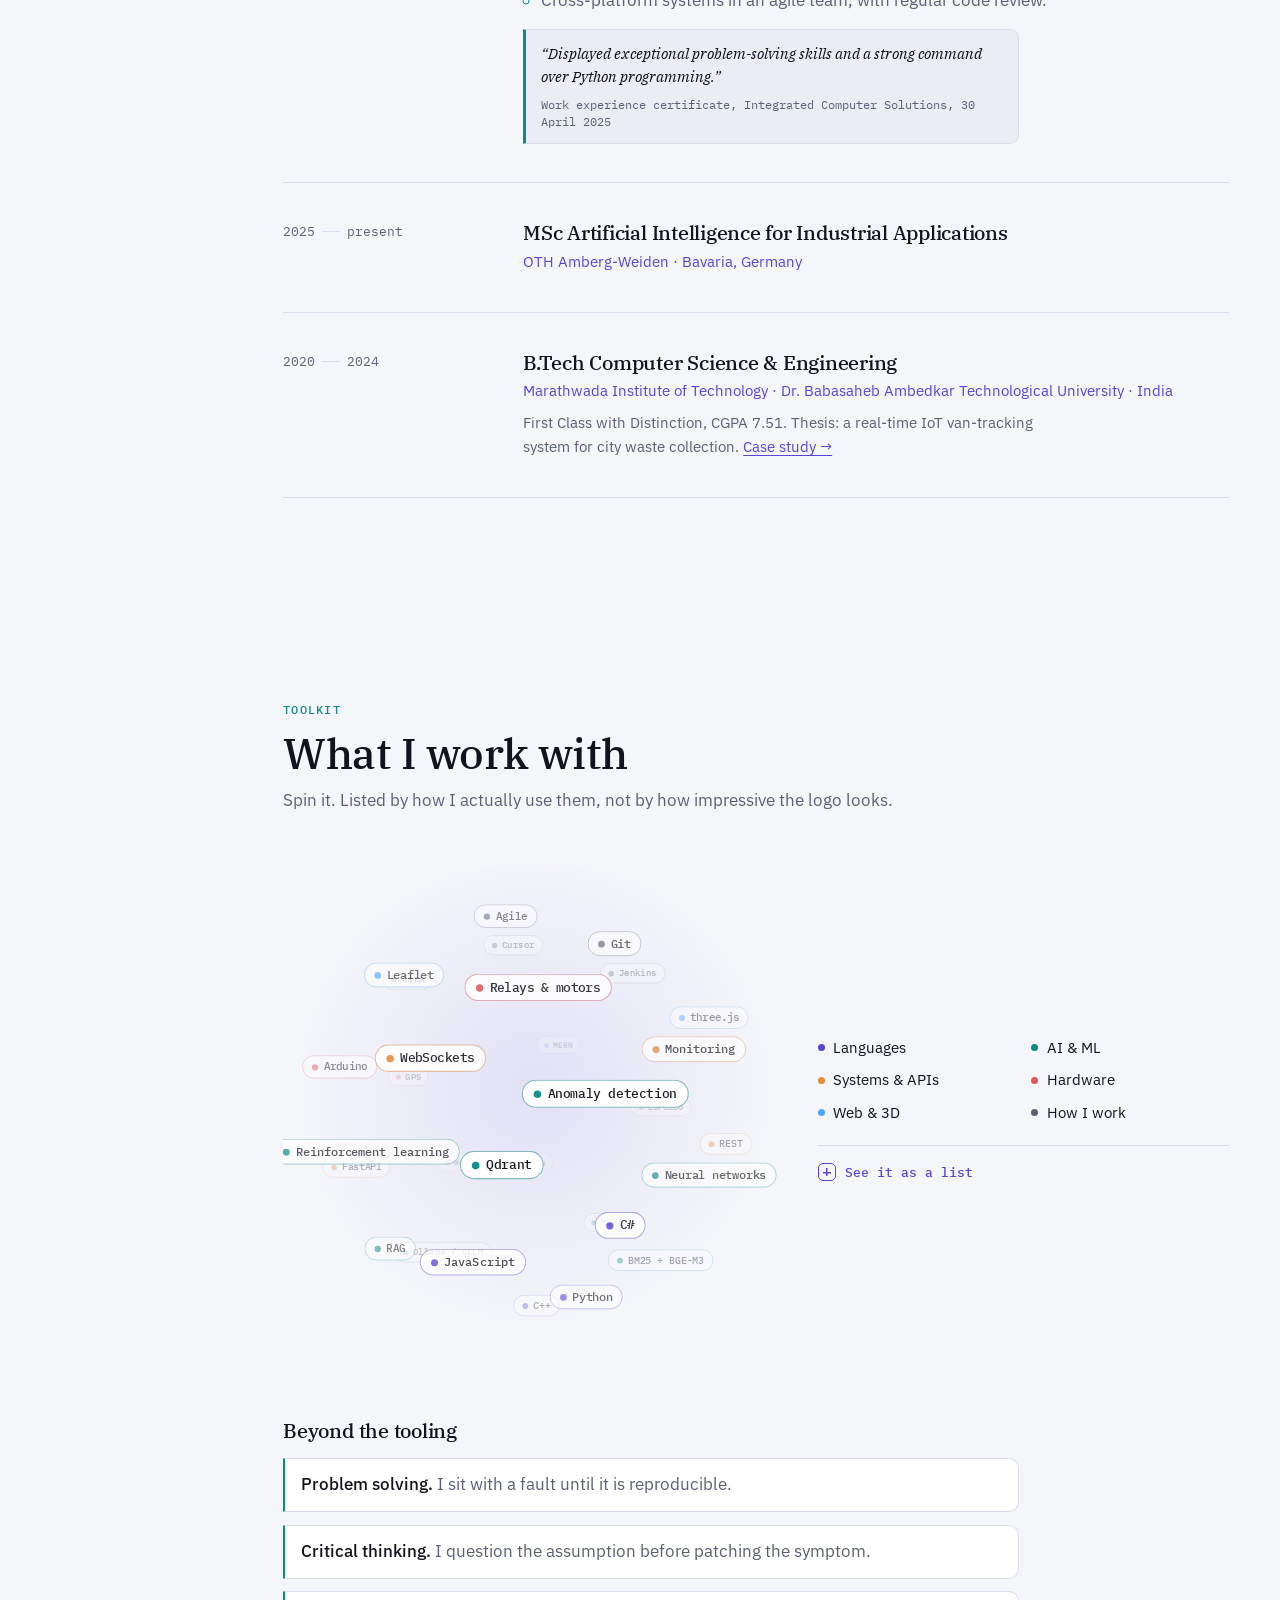
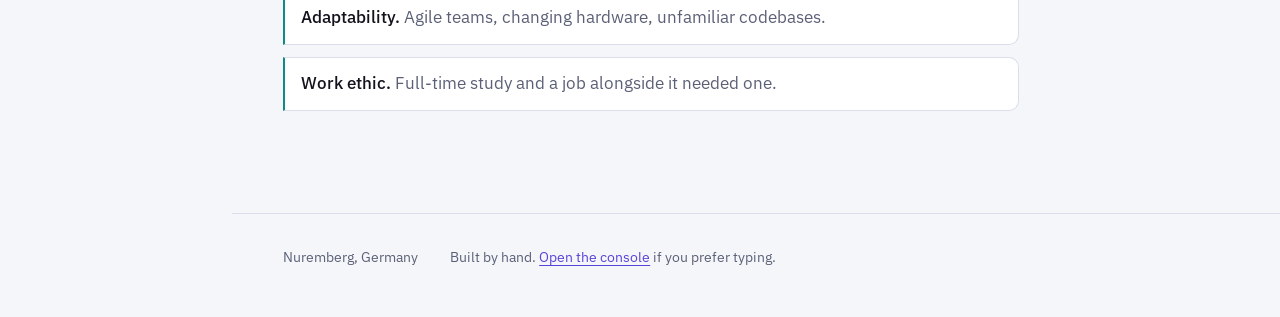
<file: experience.html>
<!DOCTYPE html>
<html lang="en">
<head>
<meta charset="utf-8">
<meta name="viewport" content="width=device-width, initial-scale=1, viewport-fit=cover">
<title>Experience · Shaikh Zaka Tabish</title>

<meta name="description" content="Work history and skills for Shaikh Zaka Tabish: a private RAG assistant for banks at the Innovation Challenge 2026 (covered in the regional press), one year as a working student in diagnostics software at Nokia Nuremberg, MSc Artificial Intelligence for Industrial Applications at OTH Amberg, and the toolkit behind it.">
<meta name="author" content="Shaikh Zaka Tabish">
<meta name="theme-color" content="#F5F6FA" media="(prefers-color-scheme: light)">
<meta name="theme-color" content="#0A0C13" media="(prefers-color-scheme: dark)">
<link rel="canonical" href="https://www.zakatabish.online/experience.html">

<meta property="og:type" content="profile">
<meta property="og:site_name" content="Shaikh Zaka Tabish">
<meta property="og:title" content="Experience · Shaikh Zaka Tabish">
<meta property="og:description" content="Innovation Challenge 2026, Nokia Nuremberg, MSc in AI for Industrial Applications at OTH Amberg, and the toolkit behind it.">
<meta property="og:url" content="https://www.zakatabish.online/experience.html">
<meta property="og:image" content="https://www.zakatabish.online/assets/img/og/og-card.jpg">
<meta property="og:image:width" content="1200">
<meta property="og:image:height" content="630">
<meta name="twitter:card" content="summary_large_image">

<link rel="icon" href="favicon.ico" sizes="48x48">
<link rel="icon" href="assets/img/icons/favicon.svg" type="image/svg+xml">
<link rel="apple-touch-icon" href="assets/img/icons/apple-touch-icon.png">
<link rel="manifest" href="site.webmanifest">

<script>document.documentElement.classList.add('js');try{var t=JSON.parse(localStorage.getItem('zt.theme'));document.documentElement.dataset.theme=t||(matchMedia('(prefers-color-scheme: dark)').matches?'dark':'light')}catch(e){}</script>
<link rel="preconnect" href="https://fonts.googleapis.com">
<link rel="preconnect" href="https://fonts.gstatic.com" crossorigin>
<link href="https://fonts.googleapis.com/css2?family=IBM+Plex+Mono:wght@400;500&family=IBM+Plex+Sans:wght@400;500;600&family=IBM+Plex+Serif:ital,wght@0,400;0,500;1,400&display=swap" rel="stylesheet">
<link rel="stylesheet" href="assets/css/style.css">
<script type="speculationrules">{"prefetch":[{"source":"document","where":{"href_matches":"/*.html"},"eagerness":"moderate"}]}</script>
</head>

<body>
<a class="skip" href="#main">Skip to content</a>

<header class="rail" id="rail">
  <a class="rail__mark" href="index.html" aria-label="Home">
    <svg viewBox="0 0 40 40" aria-hidden="true" focusable="false">
      <rect x="0.5" y="0.5" width="39" height="39" rx="9"/>
      <path d="M7 25 q5 -14 10 0 t10 0 t7 -7"/>
    </svg>
    <span class="rail__name">Zaka Tabish</span>
  </a>

  <nav class="rail__nav" aria-label="Pages">
    <a href="index.html">Home</a>
    <a href="experience.html" aria-current="page">Experience</a>
    <a href="projects.html">Projects</a>
    <a href="playground.html">Playground</a>
    <a href="contact.html">Contact</a>
  </nav>

  <div class="rail__foot">
    <button class="btn btn--ghost btn--sm" id="themeToggle" aria-pressed="false">
      <span data-theme-label>Dark</span>
    </button>
    <button class="btn btn--ghost btn--sm" id="consoleOpen" aria-expanded="false" aria-controls="console">
      Console <kbd>~</kbd>
    </button>
  </div>
</header>

<button class="railToggle" id="railToggle" aria-expanded="false" aria-controls="rail">
  <span class="railToggle__bars" aria-hidden="true"><i></i><i></i></span>
  <span class="sr-only">Open menu</span>
</button>

<main id="main">

<!-- ══ experience ══ -->
<section class="section section--top" id="work" aria-labelledby="workH">
  <div class="section__head">
    <span class="section__eyebrow">Career</span>
    <h2 id="workH">Experience</h2>
    <p>Two years shipping the automation and AI tooling other engineers depend on, and one very long day building a private AI for banks.</p>
  </div>

  <ol class="track">
    <li class="track__item track__item--feature" id="exp-innovation" data-reveal>
      <div class="track__when">
        <time datetime="2026-10-08">8 Oct 2026</time>
        <span class="track__dash" aria-hidden="true"></span>
        <time datetime="2026-10-10">10 Oct 2026</time>
        <em>24-hour build · in the press</em>
      </div>
      <div class="track__what">
        <h3>Innovation Challenge 2026 · Private RAG Assistant</h3>
        <p class="track__org">Ecosystem Smart Niederbayern · Use Case 13 for Specific-Group Germany · kick-off in Landau with all teams, then a 24-hour build with a team of seven in Specific-Group's Landshut office</p>
        <div class="track__split">
          <div>
            <ul>
              <li>Built the <b>fully self-hosted</b> variant of a compliance assistant for banks: 50 regulatory PDFs, <b>12,186 chunks</b>, hybrid BM25 + BGE-M3 search, an open-source LLM inside the bank's own infrastructure.</li>
              <li>Every statement in an answer points to a <b>file, section and page</b>; questions the documents can't answer get an honest refusal instead of a guess.</li>
              <li>Covered in the regional press. Landshut's Lord Mayor Thomas Haslinger visited the team during the 24-hour build.</li>
            </ul>
            <p class="track__links">
              <a class="btn btn--solid btn--sm" href="playground.html#demo-rag">Try it in 3D</a>
              <a class="btn btn--outline btn--sm" href="projects.html#proj-rag">Case study</a>
              <a class="btn btn--ghost btn--sm" href="https://innovationchallenge2026.smart.niederbayern.de/events/innovation-challenge-2026/#usecases" rel="noopener">Use Case 13 ↗</a>
            </p>
          </div>
          <a class="press press--sm" data-tilt="8" data-lightbox href="assets/img/press/innovation-challenge-2026.jpg"
             data-caption="<b>“Studierende tüfteln 24 Stunden an digitaler Zukunft”</b> — regional press, October 2026. Around 80 students solved 18 real tasks from industry and public administration in 24 hours at the Innovation Challenge 2026 of Ecosystem Smart Niederbayern. The challenge opened in Landau an der Isar with all teams together; for the 24-hour work phase each team moved to its host company. Specific-Group Germany hosted a team of seven in its Landshut office on two use cases, one of them the <i>AI Compliance Document Reader / Private RAG Assistant</i>. Landshut's Lord Mayor Thomas Haslinger visited the team.">
            <picture>
              <source type="image/webp" srcset="assets/img/press/innovation-challenge-2026.webp">
              <img src="assets/img/press/innovation-challenge-2026.jpg" width="480" height="813" loading="lazy" decoding="async"
                   alt="Newspaper article about the Innovation Challenge 2026 with a photo of the Specific-Group team in Landshut.">
            </picture>
            <span class="press__hint">Read the article</span>
          </a>
        </div>
      </div>
    </li>

    <li class="track__item" data-reveal>
      <div class="track__when">
        <time datetime="2025-08-11">Aug 2025</time>
        <span class="track__dash" aria-hidden="true"></span>
        <time datetime="2026-07-31">Jul 2026</time>
        <em>1 year</em>
      </div>
      <div class="track__what">
        <h3>Working student, board bring up &amp; diagnostics software</h3>
        <p class="track__org">Nokia Solutions and Networks · Network Infrastructure, Optical Networks · Nuremberg</p>
        <ul>
          <li>Built a <b>Python MCP server inside pControl</b>, so LLM tooling in Cursor could reach Jira and the diagnostics suite: run test pipelines on real hardware and investigate failures from a prompt.</li>
          <li>Specified and built a <b>lab network monitor</b> from scratch: anomaly detection against each link's normal behaviour, with email alerts.</li>
          <li>Wrote an <b>FCT log parser</b> that generates the test lists for nightly regression runs, replacing a manual step.</li>
          <li>Migrated the legacy <b>Mapfile system</b> to an object-oriented Python implementation.</li>
        </ul>
        <p class="track__quote">&ldquo;Die Qualität seiner Arbeitsergebnisse lag, auch bei schwierigen Arbeiten, über den Anforderungen.&rdquo;<span>Werkstudentenzeugnis, Nokia Solutions and Networks GmbH &amp; Co. KG, 31 July 2026</span></p>
        <p class="track__links"><a class="linkbtn" href="projects.html#proj-mcp">The MCP server and monitoring case studies →</a></p>
      </div>
    </li>

    <li class="track__item" data-reveal>
      <div class="track__when">
        <time datetime="2024-03">Mar 2024</time>
        <span class="track__dash" aria-hidden="true"></span>
        <time datetime="2025-04">Apr 2025</time>
        <em>1 year</em>
      </div>
      <div class="track__what">
        <h3>Software developer</h3>
        <p class="track__org">Integrated Computer Solutions · Aurangabad, India</p>
        <ul>
          <li>Python for data processing, automation and backend tasks; analysis, reporting and database integration.</li>
          <li>Cross-platform systems in an agile team, with regular code review.</li>
        </ul>
        <p class="track__quote">&ldquo;Displayed exceptional problem-solving skills and a strong command over Python programming.&rdquo;<span>Work experience certificate, Integrated Computer Solutions, 30 April 2025</span></p>
      </div>
    </li>

    <li class="track__item track__item--edu" data-reveal>
      <div class="track__when">
        <time datetime="2025">2025</time>
        <span class="track__dash" aria-hidden="true"></span>
        <span>present</span>
      </div>
      <div class="track__what">
        <h3>MSc Artificial Intelligence for Industrial Applications</h3>
        <p class="track__org">OTH Amberg-Weiden · Bavaria, Germany</p>
      </div>
    </li>

    <li class="track__item track__item--edu" data-reveal>
      <div class="track__when">
        <time datetime="2020">2020</time>
        <span class="track__dash" aria-hidden="true"></span>
        <time datetime="2024">2024</time>
      </div>
      <div class="track__what">
        <h3>B.Tech Computer Science &amp; Engineering</h3>
        <p class="track__org">Marathwada Institute of Technology · Dr. Babasaheb Ambedkar Technological University · India</p>
        <p class="track__note">First Class with Distinction, CGPA 7.51. Thesis: a real-time IoT van-tracking system for city waste collection. <a class="linkbtn" href="projects.html#proj-waste">Case study →</a></p>
      </div>
    </li>
  </ol>
</section>

<!-- ══ skills ══ -->
<section class="section" id="skills" aria-labelledby="skillsH">
  <div class="section__head" data-reveal>
    <span class="section__eyebrow">Toolkit</span>
    <h2 id="skillsH">What I work with</h2>
    <p>Spin it. Listed by how I actually use them, not by how impressive the logo looks.</p>
  </div>

  <div class="kitwrap" data-reveal>
    <div class="orb" aria-hidden="true">
      <span class="orb__tag" data-g="lang">Python</span><span class="orb__tag" data-g="lang">JavaScript</span><span class="orb__tag" data-g="lang">C++</span><span class="orb__tag" data-g="lang">C#</span>
      <span class="orb__tag" data-g="ai">RAG</span><span class="orb__tag" data-g="ai">BM25 + BGE-M3</span><span class="orb__tag" data-g="ai">Qdrant</span><span class="orb__tag" data-g="ai">Ollama / vLLM</span>
      <span class="orb__tag" data-g="ai">Neural networks</span><span class="orb__tag" data-g="ai">Reinforcement learning</span><span class="orb__tag" data-g="ai">MCP</span><span class="orb__tag" data-g="ai">Anomaly detection</span>
      <span class="orb__tag" data-g="sys">FastAPI</span><span class="orb__tag" data-g="sys">REST</span><span class="orb__tag" data-g="sys">WebSockets</span><span class="orb__tag" data-g="sys">Network diagnostics</span><span class="orb__tag" data-g="sys">Monitoring</span>
      <span class="orb__tag" data-g="hw">Arduino</span><span class="orb__tag" data-g="hw">ESP8266</span><span class="orb__tag" data-g="hw">Relays &amp; motors</span><span class="orb__tag" data-g="hw">GPS</span>
      <span class="orb__tag" data-g="web">three.js</span><span class="orb__tag" data-g="web">Leaflet</span><span class="orb__tag" data-g="web">MERN</span>
      <span class="orb__tag" data-g="work">Git</span><span class="orb__tag" data-g="work">Jira</span><span class="orb__tag" data-g="work">Jenkins</span><span class="orb__tag" data-g="work">Agile</span><span class="orb__tag" data-g="work">Cursor</span>
    </div>
    <div class="kitside">
      <ul class="orb__legend">
        <li data-g="lang">Languages</li>
        <li data-g="ai">AI &amp; ML</li>
        <li data-g="sys">Systems &amp; APIs</li>
        <li data-g="hw">Hardware</li>
        <li data-g="web">Web &amp; 3D</li>
        <li data-g="work">How I work</li>
      </ul>
      <details class="more">
        <summary>See it as a list</summary>
        <div class="kit">
          <section class="kit__group"><h3>Languages</h3><ul><li>Python</li><li>JavaScript</li><li>C++</li><li>C#</li></ul></section>
          <section class="kit__group"><h3>AI &amp; ML</h3><ul><li>RAG (BM25, BGE-M3, Qdrant)</li><li>Ollama / vLLM</li><li>Neural networks (from scratch)</li><li>Reinforcement learning</li><li>Model Context Protocol</li><li>Anomaly detection</li></ul></section>
          <section class="kit__group"><h3>Systems</h3><ul><li>FastAPI</li><li>REST · HTTP · WebSockets</li><li>Network diagnostics</li><li>Monitoring &amp; alerting</li></ul></section>
          <section class="kit__group"><h3>Hardware</h3><ul><li>Arduino</li><li>ESP8266 / NodeMCU</li><li>Relays, motors, sensors</li><li>GPS</li></ul></section>
          <section class="kit__group"><h3>How I work</h3><ul><li>Agile</li><li>Jira · Confluence</li><li>Git · GitLab · GitHub</li><li>Jenkins</li><li>Cursor &amp; Copilot</li></ul></section>
        </div>
      </details>
    </div>
  </div>

  <div class="strengths" data-reveal>
    <h3>Beyond the tooling</h3>
    <ul>
      <li data-tilt="4"><b>Problem solving.</b> I sit with a fault until it is reproducible.</li>
      <li data-tilt="4"><b>Critical thinking.</b> I question the assumption before patching the symptom.</li>
      <li data-tilt="4"><b>Adaptability.</b> Agile teams, changing hardware, unfamiliar codebases.</li>
      <li data-tilt="4"><b>Work ethic.</b> Full-time study and a job alongside it needed one.</li>
    </ul>
  </div>
</section>

<footer class="foot">
  <p>Nuremberg, Germany</p>
  <p>Built by hand. <button class="linkbtn" id="consoleOpen2">Open the console</button> if you prefer typing.</p>
</footer>
</main>

<!-- ══ console ══ -->
<div class="console" id="console" hidden>
  <div class="console__sheet" role="dialog" aria-modal="true" aria-label="Terminal">
    <div class="console__head">
      <span class="console__title">diag · zakatabish</span>
      <button class="console__close" id="consoleClose" aria-label="Close terminal">×</button>
    </div>
    <div class="console__out" id="consoleOut" tabindex="0" aria-live="polite"></div>
    <div class="console__chips" id="consoleChips"></div>
    <form class="console__form" id="consoleForm">
      <label class="sr-only" for="consoleIn">Command</label>
      <span class="console__prompt" aria-hidden="true">diag&nbsp;&gt;</span>
      <input id="consoleIn" autocomplete="off" autocapitalize="off" spellcheck="false" placeholder="type help">
    </form>
  </div>
</div>

<script src="assets/js/main.js" defer></script>
</body>
</html>
</file>
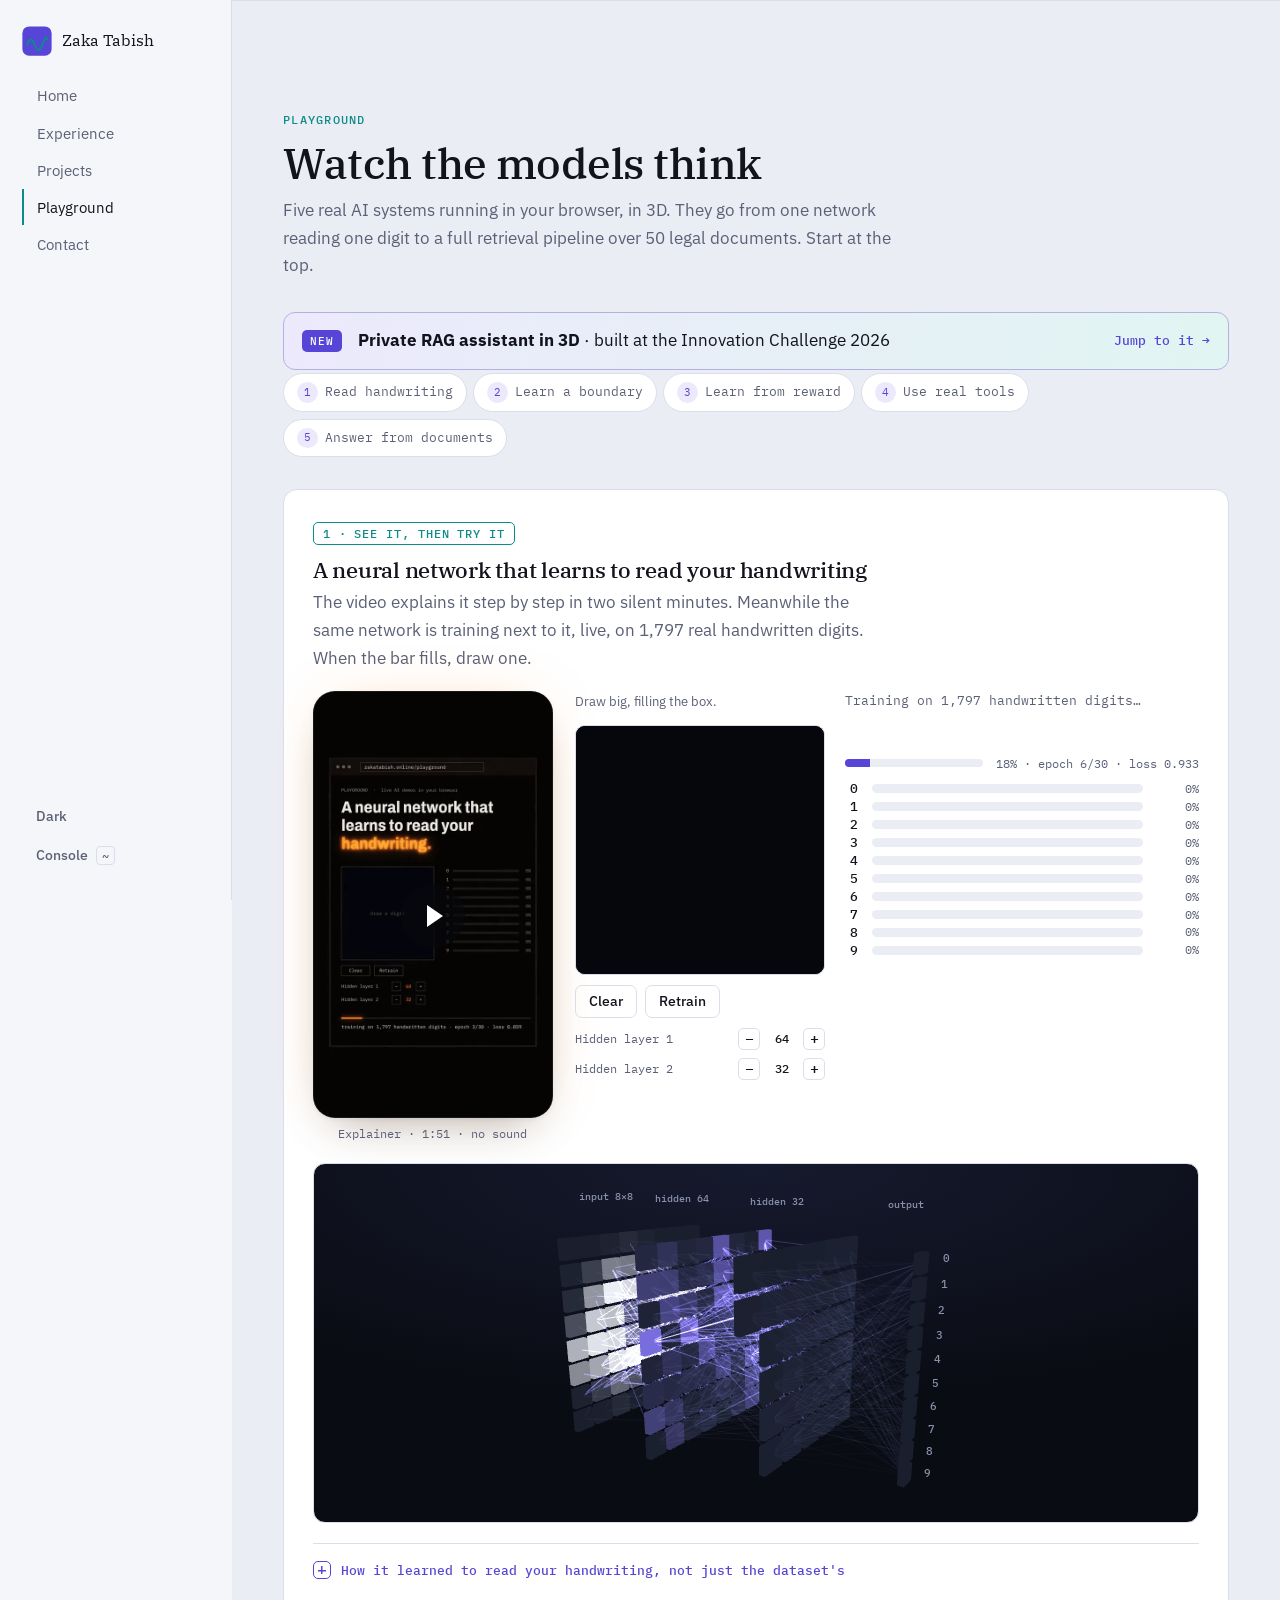
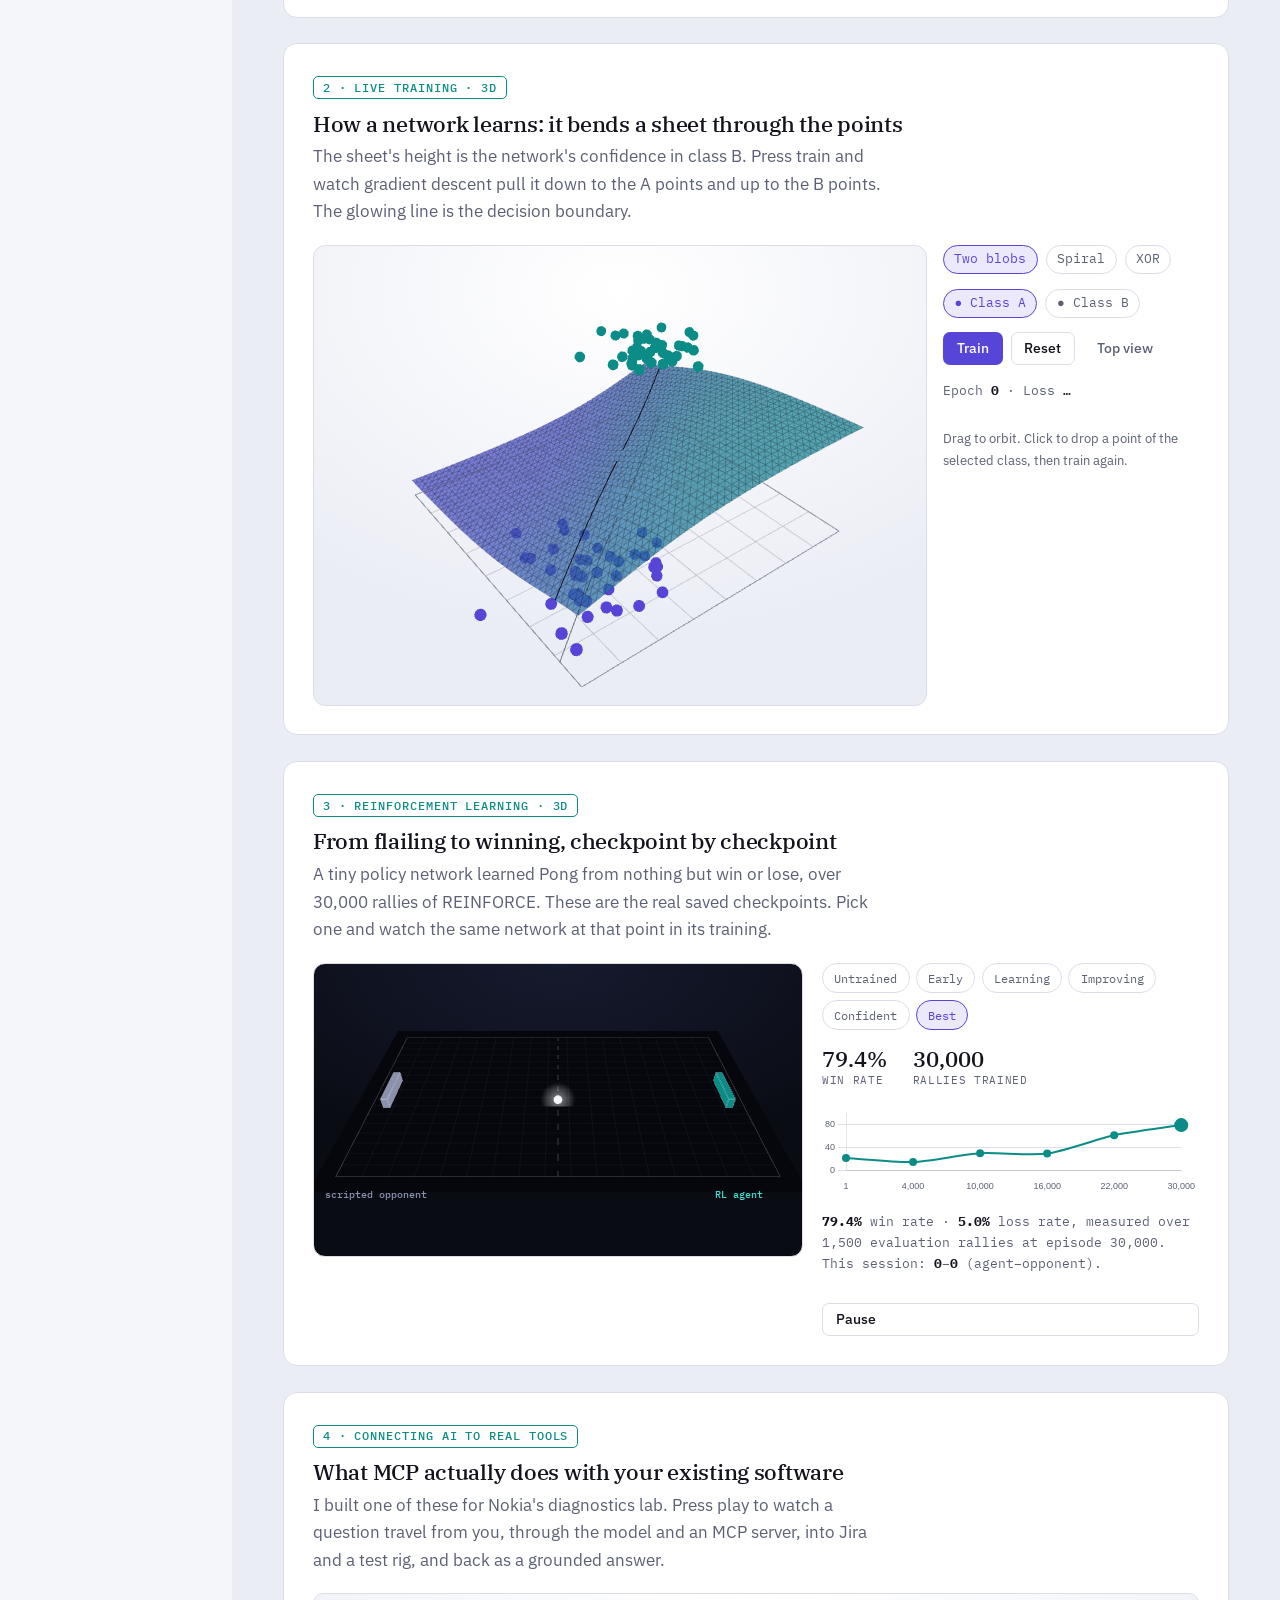
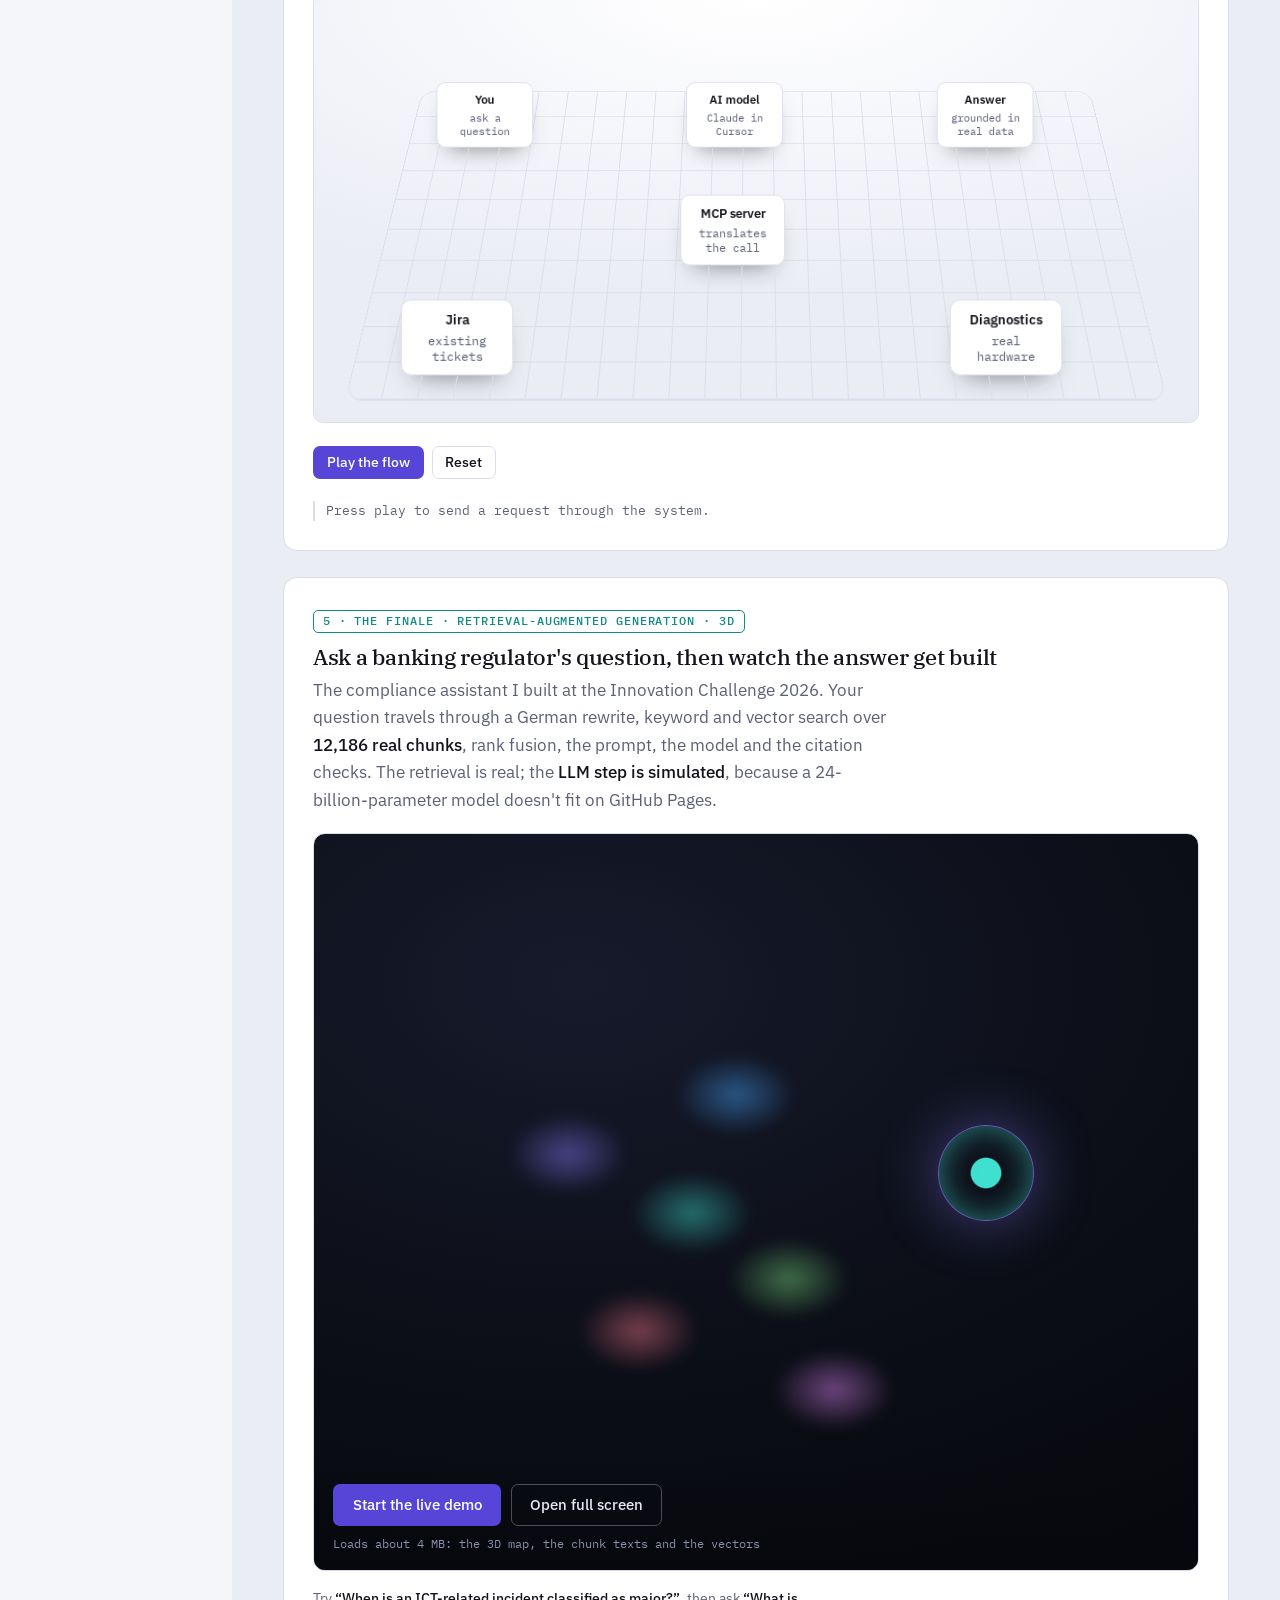
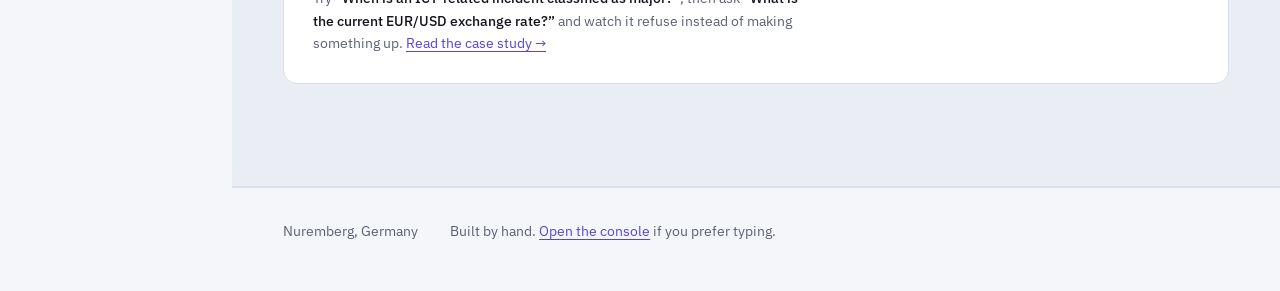
<file: playground.html>
<!DOCTYPE html>
<html lang="en">
<head>
<meta charset="utf-8">
<meta name="viewport" content="width=device-width, initial-scale=1, viewport-fit=cover">
<title>Playground · Shaikh Zaka Tabish</title>

<meta name="description" content="Live AI demos running in your browser, in 3D: a neural network that learns to read handwriting (with a step-by-step explainer video), a live decision boundary, a reinforcement learning agent playing Pong, how MCP connects AI models to real software, and a private RAG assistant whose retrieval pipeline you can watch.">
<meta name="author" content="Shaikh Zaka Tabish">
<meta name="theme-color" content="#F5F6FA" media="(prefers-color-scheme: light)">
<meta name="theme-color" content="#0A0C13" media="(prefers-color-scheme: dark)">
<link rel="canonical" href="https://www.zakatabish.online/playground.html">

<meta property="og:type" content="website">
<meta property="og:site_name" content="Shaikh Zaka Tabish">
<meta property="og:title" content="Playground · Shaikh Zaka Tabish">
<meta property="og:description" content="Five small, real AI systems running live in your browser, in 3D. Not screenshots.">
<meta property="og:url" content="https://www.zakatabish.online/playground.html">
<meta property="og:image" content="https://www.zakatabish.online/assets/img/og/og-card.jpg">
<meta property="og:image:width" content="1200">
<meta property="og:image:height" content="630">
<meta name="twitter:card" content="summary_large_image">

<link rel="icon" href="favicon.ico" sizes="48x48">
<link rel="icon" href="assets/img/icons/favicon.svg" type="image/svg+xml">
<link rel="apple-touch-icon" href="assets/img/icons/apple-touch-icon.png">
<link rel="manifest" href="site.webmanifest">

<script>document.documentElement.classList.add('js');try{var t=JSON.parse(localStorage.getItem('zt.theme'));document.documentElement.dataset.theme=t||(matchMedia('(prefers-color-scheme: dark)').matches?'dark':'light')}catch(e){}</script>
<link rel="preconnect" href="https://fonts.googleapis.com">
<link rel="preconnect" href="https://fonts.gstatic.com" crossorigin>
<link href="https://fonts.googleapis.com/css2?family=IBM+Plex+Mono:wght@400;500&family=IBM+Plex+Sans:wght@400;500;600&family=IBM+Plex+Serif:ital,wght@0,400;0,500;1,400&display=swap" rel="stylesheet">
<link rel="stylesheet" href="assets/css/style.css">
<link rel="preload" as="image" href="assets/video/digit-network-explained-poster.webp" type="image/webp">
<script type="speculationrules">{"prefetch":[{"source":"document","where":{"href_matches":"/*.html"},"eagerness":"moderate"}]}</script>
</head>

<body>
<a class="skip" href="#main">Skip to content</a>

<header class="rail" id="rail">
  <a class="rail__mark" href="index.html" aria-label="Home">
    <svg viewBox="0 0 40 40" aria-hidden="true" focusable="false">
      <rect x="0.5" y="0.5" width="39" height="39" rx="9"/>
      <path d="M7 25 q5 -14 10 0 t10 0 t7 -7"/>
    </svg>
    <span class="rail__name">Zaka Tabish</span>
  </a>

  <nav class="rail__nav" aria-label="Pages">
    <a href="index.html">Home</a>
    <a href="experience.html">Experience</a>
    <a href="projects.html">Projects</a>
    <a href="playground.html" aria-current="page">Playground</a>
    <a href="contact.html">Contact</a>
  </nav>

  <div class="rail__foot">
    <button class="btn btn--ghost btn--sm" id="themeToggle" aria-pressed="false">
      <span data-theme-label>Dark</span>
    </button>
    <button class="btn btn--ghost btn--sm" id="consoleOpen" aria-expanded="false" aria-controls="console">
      Console <kbd>~</kbd>
    </button>
  </div>
</header>

<button class="railToggle" id="railToggle" aria-expanded="false" aria-controls="rail">
  <span class="railToggle__bars" aria-hidden="true"><i></i><i></i></span>
  <span class="sr-only">Open menu</span>
</button>

<main id="main">

<section class="section section--playground section--top" id="playground" aria-labelledby="playH">
  <div class="section__head">
    <span class="section__eyebrow">Playground</span>
    <h2 id="playH">Watch the models think</h2>
    <p>Five real AI systems running in your browser, in 3D. They go from one network reading one digit to a full retrieval pipeline over 50 legal documents. Start at the top.</p>
  </div>

  <a class="featured" href="#demo-rag">
    <span class="featured__tag">New</span>
    <span><b>Private RAG assistant in 3D</b> · built at the Innovation Challenge 2026</span>
    <span class="featured__go" aria-hidden="true">Jump to it →</span>
  </a>

  <nav class="jump" aria-label="Demos on this page">
    <a href="#demo-digits"><i>1</i>Read handwriting</a>
    <a href="#demo-boundary"><i>2</i>Learn a boundary</a>
    <a href="#demo-pong"><i>3</i>Learn from reward</a>
    <a href="#demo-mcp"><i>4</i>Use real tools</a>
    <a href="#demo-rag"><i>5</i>Answer from documents</a>
  </nav>

  <div class="demos">

    <!-- 1 · digit recognizer -->
    <article class="demo" id="demo-digits" aria-labelledby="demoDigitsH">
      <div class="demo__head">
        <span class="demo__tag">1 · See it, then try it</span>
        <h3 id="demoDigitsH">A neural network that learns to read your handwriting</h3>
        <p>The video explains it step by step in two silent minutes. Meanwhile the same network is training next to it, live, on 1,797 real handwritten digits. When the bar fills, draw one.</p>
      </div>

      <div class="digitlab">
        <figure class="vportrait">
          <video data-autoplay src="assets/video/digit-network-explained.mp4" autoplay muted loop playsinline preload="auto"
                 poster="assets/video/digit-network-explained-poster.webp" aria-label="Silent explainer: how this neural network learns to read handwriting, step by step"></video>
          <button class="vportrait__play" type="button" aria-label="Play or pause the explainer"></button>
          <figcaption>Explainer · 1:51 · no sound</figcaption>
        </figure>

        <div class="digitpad">
          <div class="digitpad__canvas-wrap">
            <p class="digitpad__hint">Draw big, filling the box.</p>
            <canvas id="digitCanvas" width="240" height="240" role="img" aria-label="Drawing pad. Draw a digit from 0 to 9 with your mouse or finger, as large as the canvas allows."></canvas>
            <div class="digitpad__acts">
              <button class="btn btn--outline btn--sm" id="digitClear">Clear</button>
              <button class="btn btn--outline btn--sm" id="digitRetrain" disabled>Retrain</button>
            </div>
            <div class="netctrl" aria-label="Edit the hidden layers">
              <div class="netctrl__row">
                <span>Hidden layer 1</span>
                <button type="button" class="netctrl__btn" id="h1Minus" aria-label="Remove a perceptron from hidden layer 1">−</button>
                <b id="h1Count">64</b>
                <button type="button" class="netctrl__btn" id="h1Plus" aria-label="Add a perceptron to hidden layer 1">+</button>
              </div>
              <div class="netctrl__row">
                <span>Hidden layer 2</span>
                <button type="button" class="netctrl__btn" id="h2Minus" aria-label="Remove a perceptron from hidden layer 2">−</button>
                <b id="h2Count">32</b>
                <button type="button" class="netctrl__btn" id="h2Plus" aria-label="Add a perceptron to hidden layer 2">+</button>
              </div>
            </div>
          </div>
          <div class="digitpad__result">
            <p class="digitpad__status" id="digitStatus">Getting the training data…</p>
            <div class="trainbar">
              <div class="trainbar__track"><i class="trainbar__fill" id="trainFill"></i></div>
              <span class="trainbar__val" id="trainVal">0% · loss …</span>
            </div>
            <div class="digitbars" id="digitBars" aria-label="Prediction confidence for each digit 0 to 9"></div>
          </div>
        </div>

        <div class="netviz stage3d" id="digitNetviz" aria-label="The network in 3D: input pixels at the bottom, two hidden layers, ten outputs on top"></div>
      </div>

      <details class="more">
        <summary>How it learned to read your handwriting, not just the dataset's</summary>
        <p>Three things, none of them a bigger network. Every training digit is shifted, rotated and rescaled afresh on each pass, so thirty epochs are thirty different views. Your drawing is framed on its centre of mass, the way the training images were. And each prediction is averaged over seven small variations of your drawing, which stops it flickering mid-stroke.</p>
        <p>Measured against the previous version of this demo: <b>93.3% → 96.7%</b> on clean held-out digits, and <b>44.8% → 82.3%</b> on the same digits shifted and rotated the way a hand would. Press <b>Retrain</b> to re-split the data and see the number move by a point or two: the honest answer to "how good is this model" is a range.</p>
      </details>
    </article>

    <!-- 2 · decision boundary -->
    <article class="demo" id="demo-boundary" aria-labelledby="demoBoundaryH">
      <div class="demo__head">
        <span class="demo__tag">2 · Live training · 3D</span>
        <h3 id="demoBoundaryH">How a network learns: it bends a sheet through the points</h3>
        <p>The sheet's height is the network's confidence in class B. Press train and watch gradient descent pull it down to the A points and up to the B points. The glowing line is the decision boundary.</p>
      </div>

      <div class="dbplay">
        <div class="stage3d stage3d--sq" id="dbStage" aria-label="3D view of a neural network's output surface training live on points you place. Drag to orbit, click to add a point."></div>
        <div class="dbplay__side">
          <div class="dbplay__row" role="group" aria-label="Dataset preset">
            <button class="chip" type="button" data-ds="blobs" aria-pressed="true">Two blobs</button>
            <button class="chip" type="button" data-ds="spiral" aria-pressed="false">Spiral</button>
            <button class="chip" type="button" data-ds="xor" aria-pressed="false">XOR</button>
          </div>
          <div class="dbplay__row" role="group" aria-label="Class to place on click">
            <button class="chip chip--a" type="button" id="dbClassA" aria-pressed="true">● Class A</button>
            <button class="chip chip--b" type="button" id="dbClassB" aria-pressed="false">● Class B</button>
          </div>
          <div class="dbplay__row">
            <button class="btn btn--solid btn--sm" id="dbTrain">Train</button>
            <button class="btn btn--outline btn--sm" id="dbReset">Reset</button>
            <button class="btn btn--ghost btn--sm" id="dbView" aria-pressed="false">Top view</button>
          </div>
          <p class="dbplay__stat">Epoch <b id="dbEpoch">0</b> · Loss <b id="dbLoss">…</b></p>
          <p class="dbplay__hint">Drag to orbit. Click to drop a point of the selected class, then train again.</p>
        </div>
      </div>
    </article>

    <!-- 3 · RL pong -->
    <article class="demo" id="demo-pong" aria-labelledby="demoPongH">
      <div class="demo__head">
        <span class="demo__tag">3 · Reinforcement learning · 3D</span>
        <h3 id="demoPongH">From flailing to winning, checkpoint by checkpoint</h3>
        <p>A tiny policy network learned Pong from nothing but win or lose, over 30,000 rallies of REINFORCE. These are the real saved checkpoints. Pick one and watch the same network at that point in its training.</p>
      </div>

      <div class="pong">
        <div class="stage3d stage3d--pong" id="pongStage" aria-label="3D Pong table. The cyan paddle is controlled by the reinforcement-learning policy at the selected checkpoint."></div>
        <div class="pong__side">
          <div class="pong__stages" id="pongStages" role="group" aria-label="Training checkpoint"></div>
          <div class="pong__score">
            <span><b id="pongWin">…</b><small>win rate</small></span>
            <span><b id="pongEp">…</b><small>rallies trained</small></span>
          </div>
          <div class="pong__curve"><canvas id="pongCurve" role="img" aria-label="Win rate over the course of training"></canvas></div>
          <p class="pong__readout" id="pongReadout">Pick a checkpoint to watch the trained policy play.</p>
          <button class="btn btn--outline btn--sm" id="pongToggle">Pause</button>
        </div>
      </div>
    </article>

    <!-- 4 · MCP explainer -->
    <article class="demo" id="demo-mcp" aria-labelledby="demoMcpH">
      <div class="demo__head">
        <span class="demo__tag">4 · Connecting AI to real tools</span>
        <h3 id="demoMcpH">What MCP actually does with your existing software</h3>
        <p>I built one of these for Nokia's diagnostics lab. Press play to watch a question travel from you, through the model and an MCP server, into Jira and a test rig, and back as a grounded answer.</p>
      </div>

      <div class="mcpviz">
        <div class="mcpviz__stage" id="mcpStage" role="img" aria-label="Animated 3D diagram: a request flowing from a user through an AI model, an MCP server, and connected tools, and a result flowing back.">
          <div class="mcpviz__floor">
            <div class="mcpnode" id="mcpUser" style="top:0%;left:4%;"><b>You</b><span>ask a question</span></div>
            <div class="mcpnode" id="mcpModel" style="top:0%;left:40%;"><b>AI model</b><span>Claude in Cursor</span></div>
            <div class="mcpnode" id="mcpResult" style="top:0%;left:76%;"><b>Answer</b><span>grounded in real data</span></div>
            <div class="mcpnode" id="mcpServer" style="top:40%;left:40%;"><b>MCP server</b><span>translates the call</span></div>
            <div class="mcpnode" id="mcpJira" style="top:72%;left:6%;"><b>Jira</b><span>existing tickets</span></div>
            <div class="mcpnode" id="mcpDiag" style="top:72%;left:74%;"><b>Diagnostics</b><span>real hardware</span></div>
            <div class="mcppacket" id="mcpPacket"></div>
          </div>
        </div>
        <div class="mcpviz__ctrl">
          <button class="btn btn--solid btn--sm" id="mcpPlay">Play the flow</button>
          <button class="btn btn--outline btn--sm" id="mcpReset">Reset</button>
        </div>
        <ol class="mcpviz__log" id="mcpLog"></ol>
      </div>
    </article>

    <!-- 5 · private RAG assistant -->
    <article class="demo demo--finale" id="demo-rag" aria-labelledby="demoRagH">
      <div class="demo__head">
        <span class="demo__tag">5 · The finale · Retrieval-augmented generation · 3D</span>
        <h3 id="demoRagH">Ask a banking regulator's question, then watch the answer get built</h3>
        <p>The compliance assistant I built at the Innovation Challenge 2026. Your question travels through a German rewrite, keyword and vector search over <b>12,186 real chunks</b>, rank fusion, the prompt, the model and the citation checks. The retrieval is real; the <b>LLM step is simulated</b>, because a 24-billion-parameter model doesn't fit on GitHub Pages.</p>
      </div>

      <div class="ragembed" id="ragEmbed">
        <div class="ragembed__poster" aria-hidden="true">
          <i style="--x:22%;--y:38%;--c:#8B7DFF"></i><i style="--x:30%;--y:62%;--c:#FF7A90"></i><i style="--x:41%;--y:30%;--c:#4AA8FF"></i>
          <i style="--x:47%;--y:55%;--c:#7EE081"></i><i style="--x:36%;--y:46%;--c:#3FE0D0"></i><i style="--x:52%;--y:70%;--c:#E58BFF"></i>
          <span class="ragembed__core"></span>
        </div>
        <div class="ragembed__cta">
          <button class="btn btn--solid" type="button" id="ragStart">Start the live demo</button>
          <a class="btn btn--outline" href="rag/">Open full screen</a>
          <small>Loads about 4 MB: the 3D map, the chunk texts and the vectors</small>
        </div>
      </div>

      <p class="demo__note">Try <b>“When is an ICT-related incident classified as major?”</b>, then ask <b>“What is the current EUR/USD exchange rate?”</b> and watch it refuse instead of making something up. <a class="linkbtn" href="projects.html#proj-rag">Read the case study →</a></p>
    </article>

  </div>
</section>

<footer class="foot">
  <p>Nuremberg, Germany</p>
  <p>Built by hand. <button class="linkbtn" id="consoleOpen2">Open the console</button> if you prefer typing.</p>
</footer>
</main>

<!-- ══ console ══ -->
<div class="console" id="console" hidden>
  <div class="console__sheet" role="dialog" aria-modal="true" aria-label="Terminal">
    <div class="console__head">
      <span class="console__title">diag · zakatabish</span>
      <button class="console__close" id="consoleClose" aria-label="Close terminal">×</button>
    </div>
    <div class="console__out" id="consoleOut" tabindex="0" aria-live="polite"></div>
    <div class="console__chips" id="consoleChips"></div>
    <form class="console__form" id="consoleForm">
      <label class="sr-only" for="consoleIn">Command</label>
      <span class="console__prompt" aria-hidden="true">diag&nbsp;&gt;</span>
      <input id="consoleIn" autocomplete="off" autocapitalize="off" spellcheck="false" placeholder="type help">
    </form>
  </div>
</div>

<!-- Libraries and data load on demand, as each demo nears the screen. -->
<script src="assets/js/main.js" defer></script>
<script src="assets/js/playground/digit-recognizer.js" defer></script>
<script src="assets/js/playground/nn-decision-boundary.js" defer></script>
<script src="assets/js/playground/rl-pong.js" defer></script>
<script src="assets/js/playground/mcp-explainer.js" defer></script>
<script src="assets/js/playground/rag-embed.js" defer></script>
</body>
</html>
</file>
<file: assets/css/style.css>
/* =========================================================
   Shaikh Zaka Tabish — portfolio
   Palette: deep graphite "AI lab", electric indigo + signal cyan
   Type: IBM Plex superfamily (serif display / sans UI / mono data)
   ========================================================= */

:root {
  --paper:      #F5F6FA;
  --paper-2:    #EBEDF5;
  --ink:        #12131C;
  --mute:       #5B6076;
  --rule:       #DBDEEA;
  --accent:     #5645D6;
  --accent-lo:  #ECE9FC;
  --accent2:    #0C8C86;
  --accent2-lo: #E1F5F2;
  --ok:         #17944B;
  --card:       #FFFFFF;
  --shadow:     0 1px 0 var(--rule);

  --f-sans: "IBM Plex Sans", ui-sans-serif, system-ui, "Segoe UI", sans-serif;
  --f-serif: "IBM Plex Serif", Georgia, "Times New Roman", serif;
  --f-mono: "IBM Plex Mono", ui-monospace, "SF Mono", Menlo, monospace;

  --rail-w: 232px;
  --pad: clamp(1.25rem, 4vw, 4rem);
  --maxw: 68rem;

  --t: 220ms cubic-bezier(.2, .7, .3, 1);
}

[data-theme="dark"] {
  --paper:      #0A0C13;
  --paper-2:    #10131D;
  --ink:        #E7E9F5;
  --mute:       #8991AC;
  --rule:       #212537;
  --accent:     #8B7DFF;
  --accent-lo:  #191531;
  --accent2:    #3FE0D0;
  --accent2-lo: #0E211F;
  --ok:         #4ADE93;
  --card:       #12151F;
  --shadow:     0 1px 0 var(--rule);
}

*, *::before, *::after { box-sizing: border-box; }

html { -webkit-text-size-adjust: 100%; scroll-behavior: smooth; }

body {
  margin: 0;
  background: var(--paper);
  color: var(--ink);
  font-family: var(--f-sans);
  font-size: 1.0625rem;
  line-height: 1.62;
  -webkit-font-smoothing: antialiased;
  overflow-x: hidden;
}

@media (prefers-reduced-motion: reduce) {
  html { scroll-behavior: auto; }
  *, *::before, *::after {
    animation-duration: .001ms !important;
    animation-iteration-count: 1 !important;
    transition-duration: .001ms !important;
  }
}

h1, h2, h3 { font-family: var(--f-serif); font-weight: 500; line-height: 1.18; letter-spacing: -.012em; margin: 0; }
p { margin: 0 0 1em; }
a { color: inherit; }
img, canvas, svg { max-width: 100%; }

:focus-visible {
  outline: 2px solid var(--accent);
  outline-offset: 3px;
  border-radius: 3px;
}

.sr-only {
  position: absolute; width: 1px; height: 1px;
  padding: 0; margin: -1px; overflow: hidden;
  clip: rect(0 0 0 0); white-space: nowrap; border: 0;
}

.skip {
  position: fixed; top: .5rem; left: .5rem; z-index: 999;
  transform: translateY(-160%);
  background: var(--ink); color: var(--paper);
  padding: .6rem 1rem; border-radius: 6px; text-decoration: none;
  transition: transform var(--t);
}
.skip:focus { transform: none; }

/* faint neural-grid backdrop utility */
.gridbg {
  background-image:
    radial-gradient(circle at 1px 1px, color-mix(in srgb, var(--accent) 22%, transparent) 1px, transparent 0);
  background-size: 26px 26px;
}

/* ── buttons ─────────────────────────────────────────── */
.btn {
  display: inline-flex; align-items: center; gap: .5rem;
  font: 500 .95rem/1 var(--f-sans);
  padding: .78rem 1.15rem;
  border-radius: 7px;
  border: 1px solid transparent;
  text-decoration: none;
  cursor: pointer;
  background: none; color: inherit;
  transition: background var(--t), color var(--t), border-color var(--t);
}
.btn--solid { background: var(--accent); color: #fff; }
[data-theme="dark"] .btn--solid { color: #0A0C13; }
.btn--solid:hover { background: var(--ink); color: var(--paper); }
[data-theme="dark"] .btn--solid:hover { background: var(--accent2); color: #0A0C13; }

.btn--outline { border-color: var(--rule); }
.btn--outline:hover { border-color: var(--accent); color: var(--accent); }

.btn--ghost { color: var(--mute); padding: .5rem .6rem; }
.btn--ghost:hover { color: var(--ink); }

.btn--sm { font-size: .85rem; padding: .55rem .8rem; }

.btn kbd {
  font: 500 .72rem/1 var(--f-mono);
  border: 1px solid var(--rule); border-radius: 4px;
  padding: .16rem .3rem;
}

.linkbtn {
  font: inherit; background: none; border: 0; padding: 0; cursor: pointer;
  color: var(--accent);
  text-decoration: underline; text-underline-offset: 3px;
  text-decoration-thickness: 1px;
}

/* ── side rail ───────────────────────────────────────── */
.rail {
  position: fixed; inset: 0 auto 0 0; z-index: 60;
  width: var(--rail-w);
  padding: 1.6rem 1.4rem;
  display: flex; flex-direction: column; gap: 2rem;
  background: var(--paper);
  border-right: 1px solid var(--rule);
}

.rail__mark { display: flex; align-items: center; gap: .6rem; text-decoration: none; }
.rail__mark svg { width: 30px; height: 30px; flex: none; }
.rail__mark svg rect { fill: var(--accent); stroke: none; }
.rail__mark svg path { fill: none; stroke: var(--accent2); stroke-width: 2.6; stroke-linecap: round; }
.rail__name { font-family: var(--f-serif); font-size: 1.02rem; }

.rail__nav { display: flex; flex-direction: column; gap: .1rem; margin-top: -.6rem; }
.rail__nav a {
  text-decoration: none; color: var(--mute);
  font-size: .95rem; padding: .34rem 0 .34rem .8rem;
  border-left: 2px solid transparent;
  transition: color var(--t), border-color var(--t);
}
.rail__nav a:hover { color: var(--ink); }
.rail__nav a[aria-current="page"] { color: var(--ink); border-left-color: var(--accent2); }

.rail__foot { margin-top: auto; display: flex; flex-direction: column; align-items: flex-start; gap: .2rem; }

.railToggle { display: none; }

/* ── layout ──────────────────────────────────────────── */
main { margin-left: var(--rail-w); }

.section, .hero, .band {
  padding-inline: var(--pad);
  max-width: calc(var(--maxw) + var(--pad) * 2);
}

.section { padding-block: clamp(3.5rem, 8vw, 6.5rem); }

.section__head { max-width: 46rem; margin-bottom: clamp(2rem, 4vw, 3rem); }
.section__head h2 { font-size: clamp(1.9rem, 3.6vw, 2.7rem); margin-bottom: .5rem; }
.section__head p { color: var(--mute); max-width: 40rem; margin: 0; }
.section__eyebrow {
  display: block; font: 500 .78rem/1 var(--f-mono); letter-spacing: .1em;
  text-transform: uppercase; color: var(--accent2); margin-bottom: .8rem;
}

/* ── hero ────────────────────────────────────────────── */
.hero {
  display: grid; gap: clamp(2rem, 5vw, 3.5rem);
  grid-template-columns: 1fr;
  align-items: center;
  padding-block: clamp(3rem, 9vh, 6rem) clamp(2.5rem, 6vw, 4rem);
  min-height: min(92vh, 780px);
}

.hero__id {
  font: 500 .9rem/1 var(--f-mono);
  color: var(--mute);
  letter-spacing: .04em;
  margin-bottom: 1.4rem;
}
.hero__id::before {
  content: ""; display: inline-block;
  width: 1.8rem; height: 1px; background: var(--accent2);
  vertical-align: middle; margin-right: .7rem;
}

.hero__line {
  font-size: clamp(2.1rem, 4.4vw, 3.3rem);
  max-width: 18ch;
  margin-bottom: 1.5rem;
  text-wrap: balance;
}
.hero__line em { font-style: normal; color: var(--accent); }

.hero__sub { color: var(--mute); max-width: 46ch; font-size: 1.06rem; }

.hero__actions { display: flex; flex-wrap: wrap; gap: .7rem; margin-top: 2rem; }

/* hero neural net visual */
.net { margin: 0; }
.net__readout {
  display: flex; flex-wrap: wrap; gap: .1rem 1.6rem;
  padding: .7rem 1rem;
  border: 1px solid var(--rule);
  border-radius: 0 0 14px 14px;
  background: var(--paper-2);
  font: 400 .8rem/1.7 var(--f-mono);
}
.rd { display: inline-flex; align-items: baseline; gap: .5rem; }
.rd b { color: var(--mute); font-weight: 400; letter-spacing: .08em; }
.rd data { color: var(--ink); }
.rd--state { margin-left: auto; }

.led {
  width: 7px; height: 7px; border-radius: 50%;
  background: var(--mute); display: inline-block;
  align-self: center;
}
.led[data-state="boot"]  { background: var(--accent2); animation: blink 1s steps(1) infinite; }
.led[data-state="lock"]  { background: var(--ok); box-shadow: 0 0 0 3px color-mix(in srgb, var(--ok) 22%, transparent); }
@keyframes blink { 50% { opacity: .25; } }

/* ── status band ─────────────────────────────────────── */
.band {
  padding-block: clamp(1.6rem, 3vw, 2.2rem);
  border-block: 1px solid var(--rule);
  background: var(--paper-2);
  max-width: none;
}
/* ── experience track ────────────────────────────────── */
.track { list-style: none; margin: 0; padding: 0; }

.track__item {
  display: grid; gap: .6rem 2.5rem;
  grid-template-columns: 1fr;
  padding-block: clamp(1.6rem, 3vw, 2.4rem);
  border-top: 1px solid var(--rule);
}
.track__item:last-child { border-bottom: 1px solid var(--rule); }

.track__when {
  display: flex; flex-wrap: wrap; align-items: center; gap: .45rem;
  font: 400 .84rem/1.5 var(--f-mono);
  color: var(--mute);
}
.track__dash { width: 1.1rem; height: 1px; background: var(--rule); }
.track__when em { font-style: normal; color: var(--accent2); flex-basis: 100%; }

.track__what h3 { font-size: 1.28rem; margin-bottom: .25rem; }
.track__org { color: var(--accent); font-size: .92rem; margin-bottom: .9rem; }
.track__what ul { margin: 0; padding-left: 1.1rem; color: var(--mute); }
.track__what li { margin-bottom: .5rem; max-width: 62ch; }
.track__what li::marker { color: var(--accent2); }
.track__what abbr { text-decoration: none; border-bottom: 1px dotted currentColor; cursor: help; }

.track__item--edu .track__what ul { display: none; }
.track__item--edu .track__org { margin-bottom: 0; }

/* ── featured projects ───────────────────────────────── */
.feature { display: grid; gap: 1.1rem; grid-template-columns: 1fr; margin-bottom: clamp(2.5rem, 5vw, 4rem); }

.feature__item {
  background: var(--card);
  border: 1px solid var(--rule);
  border-radius: 12px;
  padding: clamp(1.3rem, 3vw, 1.9rem);
}
.feature__item h3 { font-size: 1.3rem; margin-bottom: .4rem; }
.feature__meta { font: 400 .8rem/1.5 var(--f-mono); color: var(--accent); margin-bottom: 1rem; }
.feature__item p { color: var(--mute); max-width: 62ch; }
.feature__note { font-size: .87rem; color: var(--mute); font-style: italic; margin-bottom: 0; }

/* the standfirst line under a project's tech stack — who, where, when */
.feature__sub {
  font-size: .93rem; line-height: 1.6;
  color: var(--mute); max-width: 66ch;
  margin: -.4rem 0 0;
  padding-left: .85rem;
  border-left: 2px solid var(--rule);
}

/* the three user-role columns in the waste-management case study */
.portals { display: grid; gap: .8rem; grid-template-columns: 1fr; margin-top: .3rem; }
.portal {
  background: var(--paper-2); border: 1px solid var(--rule);
  border-radius: 10px; padding: .85rem 1rem;
}
.portal h4 {
  font: 500 .74rem/1 var(--f-mono); letter-spacing: .09em; text-transform: uppercase;
  color: var(--accent2); margin: 0 0 .45rem;
}
.portal p { font-size: .89rem; line-height: 1.6; margin: 0; color: var(--mute); }
@media (min-width: 720px) { .portals { grid-template-columns: repeat(3, 1fr); } }

.case__block li b, .case__block p b { color: var(--ink); font-weight: 500; }
.case__block code {
  font: 400 .84em/1 var(--f-mono);
  background: var(--paper-2); border: 1px solid var(--rule);
  border-radius: 4px; padding: .1em .35em;
  color: var(--ink);
}
.feature__links { display: flex; flex-wrap: wrap; gap: .5rem; margin: 0; }

.feature__item--open { border-left: 3px solid var(--accent2); }

.feature__stats { display: flex; flex-wrap: wrap; gap: 1.6rem; margin-bottom: 1rem; }
.feature__stats span { font-size: .87rem; color: var(--mute); }
.feature__stats b { display: block; font: 500 1.5rem/1.2 var(--f-serif); color: var(--ink); }

/* ── waste-management live dashboard ─────────────────── */
.dash {
  margin-top: 1.4rem;
  background: var(--card); border: 1px solid var(--rule); border-radius: 14px;
  overflow: hidden;
}
.dash__bar {
  display: flex; flex-wrap: wrap; align-items: center; gap: .6rem 1rem;
  padding: 1rem 1.3rem;
  border-bottom: 1px solid var(--rule);
}
.dash__title { font: 500 .8rem/1 var(--f-mono); text-transform: uppercase; letter-spacing: .08em; color: var(--mute); }
.dash__title b { color: var(--ink); text-transform: none; letter-spacing: 0; font-family: var(--f-serif); font-size: 1.05rem; }
.dash__live { display: inline-flex; align-items: center; gap: .4rem; font: 400 .76rem/1 var(--f-mono); color: var(--ok); margin-left: auto; }
.dash__live i { width: 6px; height: 6px; border-radius: 50%; background: var(--ok); animation: blink 1.4s steps(1) infinite; }
.dash__note { flex-basis: 100%; font-size: .78rem; color: var(--mute); margin: 0; }

.dash__body {
  display: grid; grid-template-columns: 1fr; gap: 0;
}
.dash__map { position: relative; height: 340px; background: var(--paper-2); }
.dash__map .leaflet-container { height: 100%; width: 100%; background: var(--paper-2); font-family: var(--f-sans); }
[data-theme="dark"] .dash__map .leaflet-tile { filter: invert(1) hue-rotate(180deg) brightness(.92) contrast(.92) saturate(.85); }
.dash__van {
  display: flex; align-items: center; justify-content: center;
  width: 26px; height: 26px; border-radius: 50%;
  background: var(--accent); color: #fff; border: 2px solid var(--card);
  box-shadow: 0 2px 8px rgba(0,0,0,.25);
  font-size: 13px;
}
.dash__bin {
  width: 12px; height: 12px; border-radius: 50%;
  border: 2px solid var(--card); box-shadow: 0 1px 4px rgba(0,0,0,.2);
}

.dash__side { padding: 1.1rem 1.3rem; border-top: 1px solid var(--rule); }
.dash__stats { display: grid; grid-template-columns: repeat(2, 1fr); gap: .8rem; margin-bottom: 1rem; }
.dash__stat { background: var(--paper-2); border: 1px solid var(--rule); border-radius: 9px; padding: .7rem .8rem; }
.dash__stat b { display: block; font: 500 1.35rem/1.2 var(--f-serif); }
.dash__stat span { font: 400 .72rem/1.5 var(--f-mono); color: var(--mute); text-transform: uppercase; letter-spacing: .05em; }
.dash__chart { height: 150px; margin-bottom: 1rem; }
.dash__log { list-style: none; margin: 0; padding: 0; max-height: 130px; overflow-y: auto; display: flex; flex-direction: column; gap: .4rem; }
.dash__log li { font: 400 .78rem/1.5 var(--f-mono); color: var(--mute); border-left: 2px solid var(--rule); padding-left: .6rem; }
.dash__log li b { color: var(--ink); font-weight: 500; }
.dash__log li.is-alert { border-left-color: var(--accent2); color: var(--ink); }

.projects__more { margin: 1.6rem 0 0; }

/* ── home hub ────────────────────────────────────────── */
.hub { display: grid; gap: 1rem; grid-template-columns: 1fr; }
.hub__card {
  display: block; background: var(--card); border: 1px solid var(--rule); border-radius: 12px;
  padding: 1.3rem 1.4rem; text-decoration: none;
  transition: border-color var(--t), transform var(--t);
}
.hub__card:hover { border-color: var(--accent); }
.hub__card h3 { font-size: 1.15rem; margin-bottom: .4rem; }
.hub__card p { color: var(--mute); margin: 0 0 .9rem; font-size: .92rem; max-width: 34ch; }
.hub__card span { font: 500 .82rem/1 var(--f-mono); color: var(--accent); }

/* ── project case studies ────────────────────────────── */
.case { margin-top: 1.3rem; display: grid; gap: 1.1rem; grid-template-columns: 1fr; }
.case__label {
  display: block; font: 500 .72rem/1 var(--f-mono); letter-spacing: .09em;
  text-transform: uppercase; color: var(--accent); margin-bottom: .4rem;
}
.case__block p { color: var(--mute); max-width: 68ch; margin: 0; }
.case__block ul { margin: .3rem 0 0; padding-left: 1.1rem; color: var(--mute); }
.case__block li { margin-bottom: .35rem; max-width: 64ch; }
.case__block li::marker { color: var(--accent2); }

.flow {
  display: flex; flex-wrap: wrap; align-items: center; gap: .5rem;
  padding: 1.1rem; margin: .3rem 0 1rem;
  background: var(--paper-2); border: 1px solid var(--rule); border-radius: 12px;
}
.flow__node {
  flex: 1 1 8rem; min-width: 8rem;
  background: var(--card); border: 1px solid var(--rule); border-radius: 9px;
  padding: .65rem .8rem; text-align: center;
}
.flow__node b { display: block; font: 600 .84rem/1.3 var(--f-sans); color: var(--ink); }
.flow__node span { display: block; font: 400 .72rem/1.4 var(--f-mono); color: var(--mute); margin-top: .15rem; }
.flow__group { display: flex; flex-direction: column; gap: .4rem; flex: 1 1 8rem; }
.flow__arrow { flex: none; color: var(--mute); font-size: 1.05rem; }

/* ── playground ──────────────────────────────────────── */
.section--playground { background: var(--paper-2); border-block: 1px solid var(--rule); max-width: none; }
.section--playground > * { max-width: var(--maxw); }

.demos { display: grid; gap: 1.6rem; grid-template-columns: 1fr; }

.demo {
  background: var(--card); border: 1px solid var(--rule); border-radius: 14px;
  padding: clamp(1.2rem, 3vw, 1.8rem);
}
.demo__head { margin-bottom: 1.2rem; }
.demo__tag {
  display: inline-block; font: 500 .72rem/1 var(--f-mono); letter-spacing: .08em;
  text-transform: uppercase; color: var(--accent2);
  padding: .3rem .55rem; border: 1px solid var(--accent2); border-radius: 5px;
  margin-bottom: .7rem;
}
.demo__head h3 { font-size: 1.4rem; margin-bottom: .4rem; }
.demo__head p { color: var(--mute); max-width: 58ch; margin: 0; }
.demo__head p + p { margin-top: .75rem; }
.demo__head p b { color: var(--ink); font-weight: 500; }
.demo__head p em { font-style: italic; }

.demo__note {
  margin: 1rem 0 0; font-size: .87rem; line-height: 1.6;
  color: var(--mute); max-width: 62ch;
}
.demo__note b { color: var(--ink); font-weight: 500; }

.demo__quote {
  margin: 1.2rem 0 0; padding: .9rem 1.1rem;
  border-left: 3px solid var(--accent);
  background: var(--accent-lo);
  border-radius: 0 8px 8px 0;
  font: 500 italic 1rem/1.5 var(--f-serif);
  color: var(--ink);
}
.demo__quote cite { display: block; margin-top: .4rem; font: 400 normal .78rem/1 var(--f-mono); color: var(--mute); font-style: normal; }

.demo__stage { display: grid; gap: 1.2rem; grid-template-columns: 1fr; align-items: start; }

/* digit recogniser */
.digitpad { display: flex; flex-direction: column; gap: 1.2rem; }
.digitpad__canvas-wrap { position: relative; flex: none; display: flex; flex-direction: column; gap: .6rem; }
.digitpad__result { flex: 1; min-width: 0; display: flex; flex-direction: column; gap: .8rem; }
#digitCanvas {
  display: block; width: 100%; aspect-ratio: 1; max-width: 260px;
  background: #000; border: 1px solid var(--rule); border-radius: 10px;
  cursor: crosshair; touch-action: none;
}
[data-theme="light"] #digitCanvas, :root:not([data-theme="dark"]) #digitCanvas { background: #0A0C13; }
.digitpad__acts { display: flex; gap: .5rem; }
.digitpad__status { font: 400 .8rem/1.5 var(--f-mono); color: var(--mute); min-height: 2.4em; }
.digitpad__status b { color: var(--ink); }

.digitbars { display: flex; flex-direction: column; gap: .3rem; }
.digitbar { display: grid; grid-template-columns: 1.2rem 1fr 3rem; align-items: center; gap: .5rem; }
.digitbar__label { font: 500 .82rem/1 var(--f-mono); text-align: center; }
.digitbar__track { height: 9px; background: var(--paper-2); border-radius: 5px; overflow: hidden; }
.digitbar__fill { display: block; height: 100%; background: var(--rule); transition: width 180ms ease, background var(--t); width: 0%; }
.digitbar.is-top .digitbar__fill { background: var(--accent2); }
.digitbar.is-top .digitbar__label { color: var(--accent2); }
.digitbar__val { font: 400 .74rem/1 var(--f-mono); color: var(--mute); text-align: right; }

.netctrl { display: flex; flex-direction: column; gap: .5rem; }
.netctrl__row { display: flex; align-items: center; gap: .5rem; font: 400 .78rem/1 var(--f-mono); color: var(--mute); }
.netctrl__row span { flex: 1; }
.netctrl__row b { min-width: 1.7rem; text-align: center; color: var(--ink); font-weight: 500; }
.netctrl__btn {
  width: 22px; height: 22px; border-radius: 5px; padding: 0;
  border: 1px solid var(--rule); background: var(--card); color: var(--ink);
  cursor: pointer; font: 500 .95rem/1 var(--f-mono);
  display: flex; align-items: center; justify-content: center;
  transition: border-color var(--t), color var(--t);
}
.netctrl__btn:hover { border-color: var(--accent); color: var(--accent); }
.netctrl__btn:disabled { opacity: .4; cursor: default; }

.trainbar { display: flex; align-items: center; gap: .8rem; margin-top: .6rem; }
.trainbar__track { flex: 1; height: 8px; background: var(--paper-2); border-radius: 4px; overflow: hidden; }
.trainbar__fill { display: block; height: 100%; width: 0%; background: var(--accent); transition: width 160ms linear; }
.trainbar__val { font: 400 .78rem/1 var(--f-mono); color: var(--mute); min-width: 6.5rem; text-align: right; }

/* decision-boundary playground */
.dbplay { display: grid; gap: 1rem; grid-template-columns: 1fr; }
.dbplay__side { display: flex; flex-direction: column; gap: .9rem; }
.dbplay__row { display: flex; flex-wrap: wrap; gap: .5rem; }
.dbplay__stat { font: 400 .82rem/1.6 var(--f-mono); color: var(--mute); }
.dbplay__stat b { color: var(--ink); }
.dbplay__legend { display: flex; gap: 1rem; font: 400 .78rem/1 var(--f-mono); color: var(--mute); }
.dbplay__legend span { display: inline-flex; align-items: center; gap: .35rem; }
.dbplay__legend i { width: 9px; height: 9px; border-radius: 50%; display: inline-block; }

/* MCP explainer */
.mcpviz { display: grid; gap: 1.4rem; grid-template-columns: 1fr; }
.mcpviz__stage { position: relative; min-height: 300px; border: 1px solid var(--rule); border-radius: 10px; background: var(--paper-2); overflow: hidden; }
.mcpnode {
  position: absolute; display: flex; flex-direction: column; align-items: center; justify-content: center;
  text-align: center; gap: .2rem;
  width: 108px; padding: .6rem .5rem;
  background: var(--card); border: 1px solid var(--rule); border-radius: 10px;
  font: 400 .72rem/1.35 var(--f-mono); color: var(--mute);
  transition: border-color 200ms, box-shadow 200ms, transform 200ms;
}
.mcpnode b { font-family: var(--f-sans); font-size: .82rem; color: var(--ink); font-weight: 600; }
.mcpnode.is-active { border-color: var(--accent2); box-shadow: 0 0 0 3px var(--accent2-lo), 0 16px 30px -12px color-mix(in srgb, var(--accent2) 60%, transparent); }
.mcpedge { position: absolute; height: 2px; background: var(--rule); transform-origin: left center; }
.mcpedge.is-active { background: var(--accent2); }
.mcppacket {
  position: absolute; width: 8px; height: 8px; border-radius: 50%; background: var(--accent2);
  box-shadow: 0 0 8px color-mix(in srgb, var(--accent2) 80%, transparent);
  opacity: 0; top: 0; left: 0;
}
.mcpviz__log { list-style: none; margin: 0; padding: 0; display: flex; flex-direction: column; gap: .4rem; font: 400 .82rem/1.5 var(--f-mono); }
.mcpviz__log li { padding-left: .7rem; border-left: 2px solid var(--rule); color: var(--mute); }
.mcpviz__log li.is-now { border-left-color: var(--accent2); color: var(--ink); }
.mcpviz__ctrl { display: flex; gap: .5rem; align-items: center; }

/* RL pong */
.pong { display: grid; gap: 1.2rem; grid-template-columns: 1fr; }
.pong__side { display: flex; flex-direction: column; gap: 1rem; }
.pong__stages { display: flex; flex-wrap: wrap; gap: .4rem; }
.stagebtn {
  font: 400 .78rem/1 var(--f-mono); padding: .5rem .7rem; border-radius: 20px;
  border: 1px solid var(--rule); background: var(--card); color: var(--mute); cursor: pointer;
  transition: border-color var(--t), color var(--t), background var(--t);
}
.stagebtn:hover { border-color: var(--accent); color: var(--ink); }
.stagebtn[aria-pressed="true"] { background: var(--accent-lo); border-color: var(--accent); color: var(--accent); }
.pong__curve { height: 90px; }
.pong__readout { font: 400 .82rem/1.6 var(--f-mono); color: var(--mute); }
.pong__readout b { color: var(--ink); }
.pong__score { display: flex; gap: 1.6rem; }
.pong__score span { display: flex; flex-direction: column; }
.pong__score b { font: 500 1.4rem/1.2 var(--f-serif); }
.pong__score small { font: 400 .7rem/1.4 var(--f-mono); color: var(--mute); letter-spacing: .06em; text-transform: uppercase; }

/* ── a pulled quote from a written reference, inside a timeline entry ── */
.track__quote {
  margin: .9rem 0 0;
  padding: .75rem .95rem;
  background: var(--paper-2);
  border: 1px solid var(--rule);
  border-left: 3px solid var(--accent2);
  border-radius: 0 9px 9px 0;
  font-family: var(--f-serif);
  font-style: italic;
  font-size: .95rem;
  line-height: 1.55;
  color: var(--ink);
  max-width: 62ch;
}
.track__quote span {
  display: block; margin-top: .45rem;
  font: 400 normal .72rem/1.5 var(--f-mono);
  font-style: normal;
  color: var(--mute);
}
.track__quote a { color: var(--accent); }

/* ── credentials grid ────────────────────────────────── */
.creds { display: grid; gap: 1rem; grid-template-columns: 1fr; }
@media (min-width: 760px)  { .creds { grid-template-columns: repeat(2, 1fr); } }
@media (min-width: 1360px) { .creds { grid-template-columns: repeat(3, 1fr); } }

.cred {
  display: flex; flex-direction: column;
  background: var(--card);
  border: 1px solid var(--rule);
  border-top: 3px solid var(--rule);
  border-radius: 12px;
  padding: 1.15rem 1.25rem 1.05rem;
  transition: border-color var(--t);
}
.cred:hover { border-color: var(--accent); }
.cred--ref  { border-top-color: var(--accent); }
.cred--edu  { border-top-color: var(--accent2); }
.cred--lang { border-top-color: var(--ok); }

.cred__top {
  display: flex; align-items: baseline; justify-content: space-between; gap: .8rem;
  margin-bottom: .6rem;
}
.cred__kind {
  font: 500 .68rem/1 var(--f-mono); letter-spacing: .1em; text-transform: uppercase;
  color: var(--accent);
}
.cred--edu  .cred__kind { color: var(--accent2); }
.cred--lang .cred__kind { color: var(--ok); }
.cred__date { font: 400 .72rem/1 var(--f-mono); color: var(--mute); white-space: nowrap; }

.cred h3 { font-size: 1.06rem; line-height: 1.35; margin: 0 0 .3rem; }
.cred__issuer {
  font: 400 .76rem/1.5 var(--f-mono);
  color: var(--mute); margin: 0 0 .7rem;
}
.cred__body { font-size: .9rem; line-height: 1.6; color: var(--mute); margin: 0 0 .8rem; }
.cred__grade {
  margin: 0 0 .9rem; padding: .5rem .7rem;
  background: var(--paper-2); border: 1px solid var(--rule); border-radius: 8px;
  font-size: .86rem; color: var(--mute);
}
.cred__grade b { color: var(--ink); font-weight: 500; }

/* the link row sits at the card's foot so cards of different text
   lengths still line their actions up with each other */
.cred__link {
  display: block; margin-top: auto;
  font: 500 .8rem/1.8 var(--f-mono);
  color: var(--accent); text-decoration: none;
}
.cred__link + .cred__link { margin-top: 0; }
.cred__link:hover { text-decoration: underline; }

.creds__actions { display: flex; flex-wrap: wrap; gap: .6rem; margin: 1.4rem 0 0; }

.creds__foot {
  margin: 1.4rem 0 0; max-width: 66ch;
  font-size: .89rem; color: var(--mute); font-style: italic;
}

/* ── skills ──────────────────────────────────────────── */
.kit { display: grid; gap: 1.6rem 2.5rem; grid-template-columns: 1fr; }
.kit__group h3 {
  font-family: var(--f-sans); font-size: .78rem; font-weight: 600;
  letter-spacing: .1em; text-transform: uppercase; color: var(--mute);
  padding-bottom: .6rem; margin-bottom: .8rem;
  border-bottom: 1px solid var(--rule);
}
.kit__group ul { list-style: none; margin: 0; padding: 0; display: flex; flex-wrap: wrap; gap: .35rem; }
.kit__group li {
  font: 400 .86rem/1 var(--f-mono);
  padding: .48rem .65rem; border-radius: 6px;
  background: var(--card); border: 1px solid var(--rule);
}

.strengths { margin-top: clamp(2.5rem, 5vw, 3.5rem); max-width: 46rem; }
.strengths h3 { font-size: 1.25rem; margin-bottom: 1rem; }
.strengths ul { list-style: none; margin: 0; padding: 0; display: grid; gap: .8rem; }
.strengths li { color: var(--mute); padding-left: 1.1rem; border-left: 2px solid var(--rule); }
.strengths b { color: var(--ink); font-weight: 500; }

/* ── contact ─────────────────────────────────────────── */
.section--contact { padding-bottom: clamp(2.5rem, 5vw, 4rem); }
.contact { display: grid; gap: .8rem; grid-template-columns: 1fr; }
.contact__card {
  display: flex; flex-direction: column; gap: .3rem;
  padding: 1.15rem 1.3rem;
  background: var(--card); border: 1px solid var(--rule); border-radius: 11px;
  text-decoration: none;
  transition: border-color var(--t), background var(--t);
}
.contact__card:hover { border-color: var(--accent); background: var(--accent-lo); }
.contact__label { font: 400 .72rem/1 var(--f-mono); letter-spacing: .1em; text-transform: uppercase; color: var(--mute); }
.contact__val { font-size: 1rem; }

.foot {
  padding: 2rem var(--pad) 3rem;
  border-top: 1px solid var(--rule);
  color: var(--mute); font-size: .87rem;
  display: flex; flex-wrap: wrap; gap: .3rem 2rem;
  max-width: calc(var(--maxw) + var(--pad) * 2);
}
.foot p { margin: 0; }

/* ── console ─────────────────────────────────────────── */
.console {
  position: fixed; inset: 0; z-index: 200;
  display: flex; align-items: flex-end; justify-content: center;
  background: rgba(10, 12, 19, .4);
  background: color-mix(in srgb, var(--ink) 34%, transparent);
  padding: 0;
}
.console[hidden] { display: none; }

.console__sheet {
  width: min(680px, 100%);
  max-height: min(80vh, 560px);
  display: flex; flex-direction: column;
  background: var(--card);
  border: 1px solid var(--rule);
  border-radius: 14px 14px 0 0;
  box-shadow: 0 -20px 60px rgba(0, 0, 0, .18);
  overflow: hidden;
}

.console__head {
  display: flex; align-items: center; justify-content: space-between;
  padding: .6rem .6rem .6rem 1rem;
  border-bottom: 1px solid var(--rule);
  background: var(--paper-2);
}
.console__title { font: 400 .78rem/1 var(--f-mono); color: var(--mute); }
.console__close {
  background: none; border: 0; cursor: pointer; color: var(--mute);
  font-size: 1.4rem; line-height: 1; padding: .2rem .55rem; border-radius: 6px;
}
.console__close:hover { color: var(--ink); background: var(--rule); }

.console__out {
  flex: 1; overflow-y: auto;
  padding: 1rem;
  font: 400 .84rem/1.65 var(--f-mono);
  white-space: pre-wrap; word-break: break-word;
}
.console__out .ok { color: var(--ok); }
.console__out .warn { color: var(--accent2); }
.console__out .dim { color: var(--mute); }
.console__out .cmd { color: var(--accent); }
.console__out a { color: var(--accent); }

.console__chips {
  display: flex; gap: .35rem; padding: 0 1rem .7rem;
  overflow-x: auto; -webkit-overflow-scrolling: touch;
}
.console__chips .chip { flex: none; }

.chip {
  font: 400 .8rem/1 var(--f-mono);
  padding: .45rem .65rem; border-radius: 20px;
  border: 1px solid var(--rule); background: var(--card);
  color: var(--mute); cursor: pointer;
  transition: border-color var(--t), color var(--t), background var(--t);
}
.chip:hover { color: var(--ink); border-color: var(--accent); }
.chip[aria-pressed="true"] { background: var(--accent-lo); border-color: var(--accent); color: var(--accent); }

.console__form {
  display: flex; align-items: center; gap: .5rem;
  padding: .7rem 1rem;
  border-top: 1px solid var(--rule);
  background: var(--paper-2);
}
.console__prompt { font: 500 .84rem/1 var(--f-mono); color: var(--accent2); }
.console__form input {
  flex: 1; border: 0; background: none; color: var(--ink);
  font: 400 .86rem/1.4 var(--f-mono);
  padding: .35rem 0;
}
.console__form input:focus { outline: none; }

input[type="range"] {
  -webkit-appearance: none; appearance: none;
  width: 100%; height: 26px; background: none; cursor: grab;
}
input[type="range"]:active { cursor: grabbing; }
input[type="range"]::-webkit-slider-runnable-track { height: 3px; background: var(--rule); border-radius: 2px; }
input[type="range"]::-moz-range-track { height: 3px; background: var(--rule); border-radius: 2px; }
input[type="range"]::-webkit-slider-thumb {
  -webkit-appearance: none; appearance: none;
  width: 22px; height: 22px; margin-top: -9.5px;
  border-radius: 50%; background: var(--accent);
  border: 3px solid var(--card); box-shadow: 0 0 0 1px var(--rule);
}
input[type="range"]::-moz-range-thumb {
  width: 16px; height: 16px; border-radius: 50%;
  background: var(--accent); border: 3px solid var(--card); box-shadow: 0 0 0 1px var(--rule);
}
input[type="range"]:disabled { opacity: .45; cursor: default; }

/* ═════════ responsive ═════════ */

@media (max-width: 639px) {
  .flow { flex-direction: column; align-items: stretch; }
  .flow__arrow { transform: rotate(90deg); align-self: center; }
}

@media (min-width: 640px) {
  .contact { grid-template-columns: repeat(2, minmax(0, 1fr)); }
  .kit { grid-template-columns: repeat(2, minmax(0, 1fr)); }
  .dash__stats { grid-template-columns: repeat(4, 1fr); }
  .hub { grid-template-columns: repeat(3, minmax(0, 1fr)); }
}

@media (min-width: 860px) {
  .feature { grid-template-columns: repeat(2, minmax(0, 1fr)); }
  .feature__item--open { grid-column: 1 / -1; }
  .track__item { grid-template-columns: 12.5rem 1fr; }
  .track__when { align-content: start; }
  .case { grid-template-columns: repeat(2, minmax(0, 1fr)); }
  .case__block--wide { grid-column: 1 / -1; }
  .dash__body { grid-template-columns: 1.4fr 1fr; }
  .dash__map { height: auto; min-height: 380px; }
  .dash__side { border-top: 0; border-left: 1px solid var(--rule); }
  .demo__stage { grid-template-columns: minmax(0, 1fr) minmax(0, 1fr); }
  .digitpad { flex-direction: row; }
  .digitpad__canvas-wrap { flex: none; }
  .dbplay { grid-template-columns: minmax(0, 1fr) 16rem; }
  .pong { grid-template-columns: minmax(0, 1.3fr) minmax(0, 1fr); }
}

@media (min-width: 1080px) {
  .hero { grid-template-columns: minmax(0, 1.05fr) minmax(0, .95fr); }
  .contact { grid-template-columns: repeat(4, minmax(0, 1fr)); }
  .kit { grid-template-columns: repeat(auto-fit, minmax(11rem, 1fr)); }
  .console { align-items: center; padding: 2rem; }
  .console__sheet { border-radius: 14px; }
}

@media (max-width: 1079px) {
  main { margin-left: 0; }

  .rail {
    inset: 0 auto 0 0;
    width: min(280px, 82vw);
    transform: translateX(-102%);
    transition: transform var(--t);
    box-shadow: 0 0 40px rgba(0, 0, 0, .14);
    padding-top: 4.6rem;
  }
  .rail.is-open { transform: none; }

  .railToggle {
    display: flex; align-items: center; justify-content: center;
    position: fixed; top: .85rem; left: .85rem; z-index: 70;
    width: 44px; height: 44px;
    border: 1px solid var(--rule); border-radius: 10px;
    background: var(--card); cursor: pointer;
  }
  .railToggle__bars { display: grid; gap: 5px; }
  .railToggle__bars i {
    display: block; width: 17px; height: 1.5px;
    background: var(--ink); border-radius: 2px;
    transition: transform var(--t), opacity var(--t);
  }
  .railToggle[aria-expanded="true"] .railToggle__bars i:first-child { transform: translateY(3.25px) rotate(45deg); }
  .railToggle[aria-expanded="true"] .railToggle__bars i:last-child { transform: translateY(-3.25px) rotate(-45deg); }

  .railScrim {
    position: fixed; inset: 0; z-index: 55;
    background: rgba(10, 12, 19, .3);
    background: color-mix(in srgb, var(--ink) 30%, transparent);
    border: 0; cursor: pointer;
  }

  .hero { padding-top: 5.2rem; min-height: 0; }
  .rd--state { margin-left: 0; }
}

@media (max-width: 520px) {
  body { font-size: 1rem; }
  .hero__line { max-width: 20ch; }
  .net__readout { gap: .1rem 1.1rem; font-size: .74rem; }
  .foot { flex-direction: column; }
  .dash__stats { grid-template-columns: repeat(2, 1fr); }
}

/* RAG assistant embed (playground) */
.ragembed {
  position: relative; border: 1px solid var(--rule); border-radius: 12px; overflow: hidden;
  height: min(82vh, 860px); min-height: 560px;
  background: radial-gradient(120% 90% at 30% 20%, #161A2B 0%, #0C0F18 55%, #07080D 100%);
}
.ragembed iframe { position: absolute; inset: 0; width: 100%; height: 100%; border: 0; display: block; }
.ragembed__poster { position: absolute; inset: 0; }
.ragembed__poster i {
  position: absolute; left: var(--x); top: var(--y); width: 120px; height: 80px; border-radius: 50%;
  background: radial-gradient(closest-side, var(--c), transparent); opacity: .45; filter: blur(6px);
  animation: ragDrift 9s ease-in-out infinite alternate;
}
.ragembed__poster i:nth-child(2n) { animation-duration: 12s; }
.ragembed__core {
  position: absolute; left: 76%; top: 46%; width: 96px; height: 96px; margin: -48px; border-radius: 50%;
  border: 1px solid rgba(139,125,255,.7); box-shadow: 0 0 60px rgba(139,125,255,.45), inset 0 0 30px rgba(63,224,208,.5);
  background: radial-gradient(circle, #3FE0D0 0 22%, transparent 24%);
  animation: ragSpin 6s linear infinite;
}
@keyframes ragDrift { to { transform: translate(18px, -14px) scale(1.12); } }
@keyframes ragSpin { to { transform: rotate(360deg); } }
.ragembed__cta {
  position: absolute; inset: auto 0 0 0; display: flex; flex-wrap: wrap; align-items: center; gap: .6rem;
  padding: 1.2rem; background: linear-gradient(transparent, rgba(7,8,13,.85));
}
.ragembed__cta .btn--outline { color: #E7E9F5; border-color: rgba(231,233,245,.3); }
.ragembed__cta small { flex-basis: 100%; color: #8991AC; font: 400 .75rem/1.3 var(--f-mono); }
@media (max-width: 700px) { .ragembed { height: 640px; min-height: 0; } }

/* =========================================================
   Story, depth & media
   ---------------------------------------------------------
   The site reads as chapters that rise in one at a time; cards
   lean toward the pointer; diagrams sit in real perspective; and
   the WebGL scenes, videos and libraries load only when needed.
   ========================================================= */

@view-transition { navigation: auto; }
::view-transition-old(root), ::view-transition-new(root) { animation-duration: 240ms; }
.rail { view-transition-name: rail; }

:root   { --lift: 0 22px 44px -22px rgba(18, 19, 28, .32), 0 2px 6px -2px rgba(18, 19, 28, .08); }
[data-theme="dark"] { --lift: 0 26px 54px -22px rgba(0, 0, 0, .75), 0 0 0 1px rgba(255, 255, 255, .02); }

.section--top { padding-top: clamp(5.5rem, 10vw, 7rem); }
.section__head p b { color: var(--ink); font-weight: 500; }

/* ── chapters rise in as you reach them ─────────────── */
.js [data-reveal] {
  opacity: 0;
  transform: perspective(1200px) translateY(30px) rotateX(7deg);
  transform-origin: 50% 0;
  transition: opacity .7s cubic-bezier(.2, .7, .2, 1), transform .9s cubic-bezier(.2, .7, .2, 1);
}
.js [data-reveal].is-in { opacity: 1; transform: none; }

/* ── 3D tilt + glare ─────────────────────────────────── */
[data-tilt] {
  position: relative;
  transform: perspective(900px) rotateX(var(--rx, 0deg)) rotateY(var(--ry, 0deg));
  transition: transform .5s cubic-bezier(.2, .7, .2, 1), box-shadow .3s, border-color var(--t), background var(--t);
}
[data-tilt].is-tilting { transition: transform .08s linear, box-shadow .3s, border-color var(--t), background var(--t); box-shadow: var(--lift); }
[data-tilt]::after {
  content: ""; position: absolute; inset: 0; border-radius: inherit; pointer-events: none;
  background: radial-gradient(circle at var(--gx, 50%) var(--gy, 50%), rgba(255, 255, 255, .22), transparent 48%);
  opacity: 0; transition: opacity .3s;
}
[data-theme="dark"] [data-tilt]::after { background: radial-gradient(circle at var(--gx, 50%) var(--gy, 50%), rgba(139, 125, 255, .16), transparent 50%); }
[data-tilt].is-tilting::after { opacity: 1; }

/* ── hero ────────────────────────────────────────────── */
.hero__who { display: flex; align-items: center; gap: 1rem; margin-bottom: 1.7rem; }
.hero__who picture { flex: none; }
.hero__avatar {
  display: block; width: 76px; height: 76px; border-radius: 50%; object-fit: cover;
  box-shadow: 0 0 0 3px var(--paper), 0 0 0 4.5px color-mix(in srgb, var(--accent) 60%, transparent),
              0 14px 30px -12px color-mix(in srgb, var(--accent) 70%, transparent);
}
.hero__who .hero__id { margin: 0 0 .45rem; }
.hero__role { margin: 0; font-size: .92rem; color: var(--mute); }

.pressbadge {
  display: inline-flex; align-items: center; gap: .6rem; margin-top: 1.7rem;
  font: 500 .78rem/1.2 var(--f-mono); color: var(--mute); text-decoration: none;
  padding: .55rem .85rem; border: 1px solid var(--rule); border-radius: 999px; background: var(--card);
  transition: border-color var(--t), color var(--t);
}
.pressbadge i { width: 7px; height: 7px; border-radius: 50%; background: var(--accent2); box-shadow: 0 0 0 4px var(--accent2-lo); flex: none; }
.pressbadge:hover { color: var(--ink); border-color: var(--accent2); }

/* the 3D network host; the SVG poster holds the space until WebGL arrives */
.net3d {
  position: relative; aspect-ratio: 16 / 10; overflow: hidden;
  border: 1px solid var(--rule); border-bottom: 0; border-radius: 14px 14px 0 0;
  background: radial-gradient(120% 100% at 50% 0%, color-mix(in srgb, var(--accent) 8%, var(--card)) 0%, var(--card) 62%);
  touch-action: pan-y;
}
[data-theme="dark"] .net3d { background: radial-gradient(120% 110% at 50% 0%, #161a36 0%, #0B0E18 58%, #080A11 100%); }
.net3d__poster { position: absolute; inset: 0; width: 100%; height: 100%; transition: opacity .7s; }
.net3d__poster-edges path { stroke: var(--rule); stroke-width: 1.2; fill: none; }
.net3d__poster-nodes circle { fill: var(--accent2); opacity: .5; }
.net3d.is-live .net3d__poster { opacity: 0; }
.net3d .stage3d__canvas { opacity: 0; transition: opacity .9s; }
.net3d.is-live .stage3d__canvas { opacity: 1; }

.stage3d__canvas { position: absolute; inset: 0; width: 100%; height: 100%; display: block; }
.net3d__labels { position: absolute; inset: 0; pointer-events: none; overflow: hidden; }
.net3d__labels > span {
  position: absolute; left: 0; top: 0; white-space: nowrap;
  font: 500 10px/1.25 var(--f-mono); color: var(--mute);
}
.net3d__cap { translate: -50% 0; text-align: center; color: var(--ink) !important; }
.net3d__cap small { display: block; font-size: 9px; font-weight: 400; color: var(--mute); }
.net3d__act { translate: -50% -100%; color: var(--accent2) !important; }
.net3d__pct { translate: 0 -50%; font-size: 9px !important; opacity: .55; }
.net3d__pct.is-top { opacity: 1; color: var(--ink) !important; }
.net3d__digit { translate: -50% -100%; color: #8991AC !important; font-size: 11px !important; }
.net3d__digit.is-on { color: #3FE0D0 !important; text-shadow: 0 0 10px rgba(63, 224, 208, .7); }
.net3d__cap--side { translate: -100% -50%; text-align: right; color: #8991AC !important; font-size: 9.5px !important; }

.net__about { margin-top: .75rem; font-size: .84rem; color: var(--mute); max-width: 62ch; }
.net__about summary { cursor: pointer; list-style: none; font: 500 .8rem/1.4 var(--f-mono); color: var(--accent); }
.net__about summary::-webkit-details-marker { display: none; }
.net__about summary::before { content: "+ "; }
.net__about[open] summary::before { content: "− "; }
.net__about p { margin: .5rem 0 0; }

/* ── status pills ────────────────────────────────────── */
.pills { list-style: none; margin: 0; padding: 0; display: flex; flex-wrap: wrap; gap: .6rem; max-width: var(--maxw); }
.pills li {
  flex: 1 1 13rem; display: flex; flex-direction: column; gap: .3rem;
  padding: .75rem 1rem; font-size: .9rem;
  background: var(--card); border: 1px solid var(--rule); border-radius: 12px;
}
.pills b { font: 400 .68rem/1 var(--f-mono); letter-spacing: .1em; text-transform: uppercase; color: var(--mute); }
.pills .is-target { color: var(--accent2); border-color: color-mix(in srgb, var(--accent2) 45%, var(--rule)); }

/* ── story chapters ──────────────────────────────────── */
.story { padding: clamp(1rem, 3vw, 2.5rem) var(--pad) 0; max-width: calc(var(--maxw) + var(--pad) * 2); }
.chapter {
  display: grid; gap: clamp(1.8rem, 4vw, 3.5rem); grid-template-columns: 1fr; align-items: center;
  padding-block: clamp(3rem, 8vw, 6rem); border-top: 1px solid var(--rule);
}
.chapter:first-child { border-top: 0; }
.chapter__num { display: block; font: 500 .76rem/1 var(--f-mono); letter-spacing: .1em; text-transform: uppercase; color: var(--accent2); margin-bottom: 1rem; }
.chapter h2 { font-size: clamp(1.75rem, 3.4vw, 2.55rem); margin-bottom: 1rem; max-width: 20ch; text-wrap: balance; }
.chapter__text > p { color: var(--mute); max-width: 52ch; }
.chapter__actions { display: flex; flex-wrap: wrap; align-items: center; gap: .5rem; margin: 1.5rem 0 0; }
.chapter__media { display: flex; justify-content: center; }
.chapter--wide { grid-template-columns: 1fr; align-items: start; }
.chapter--wide h2 { max-width: none; }
@media (min-width: 960px) {
  .chapter { grid-template-columns: minmax(0, 1fr) minmax(0, 1fr); }
  .chapter--flip { grid-template-columns: minmax(0, 1.25fr) minmax(0, .75fr); }
  .chapter--flip .chapter__text { order: 2; }
  .chapter--wide { grid-template-columns: 1fr; }
}

.stats { list-style: none; display: flex; flex-wrap: wrap; gap: 1.2rem 2rem; margin: 1.5rem 0 0; padding: 0; }
.stats li { font-size: .84rem; color: var(--mute); max-width: 14rem; }
.stats b { display: block; font: 500 1.75rem/1.1 var(--f-serif); color: var(--ink); margin-bottom: .15rem; }

.cta { margin: 2.2rem 0 0; display: flex; flex-wrap: wrap; align-items: center; gap: 1rem; font: 400 1.25rem/1.3 var(--f-serif); }

.minitrack { list-style: none; margin: 0; padding: 0; display: grid; gap: .9rem; grid-template-columns: repeat(auto-fit, minmax(13.5rem, 1fr)); }
.minitrack li {
  display: flex; flex-direction: column; gap: .4rem; padding: 1.15rem 1.2rem;
  background: var(--card); border: 1px solid var(--rule); border-radius: 12px;
}
.minitrack li:first-child { border-color: color-mix(in srgb, var(--accent2) 55%, var(--rule)); }
.minitrack time { font: 500 .72rem/1 var(--f-mono); letter-spacing: .06em; color: var(--accent2); }
.minitrack b { font: 500 1.05rem/1.3 var(--f-serif); }
.minitrack span { font-size: .86rem; color: var(--mute); }

/* ── press clipping, as a sheet of paper in 3D ───────── */
.press[data-tilt] {
  display: block; position: relative; width: min(320px, 78vw); padding: 10px;
  text-decoration: none; background: #F6F1E6; border-radius: 6px;
  box-shadow: var(--lift), 0 40px 70px -36px rgba(0, 0, 0, .55);
  transform: perspective(1100px) rotateX(calc(var(--rx, 0deg) + 4deg)) rotateY(calc(var(--ry, 0deg) - 12deg)) rotateZ(1.5deg);
}
.press img { display: block; width: 100%; height: auto; border-radius: 2px; }
.press__hint {
  position: absolute; right: 18px; bottom: 18px;
  font: 500 .72rem/1 var(--f-mono); color: #fff;
  background: rgba(10, 12, 19, .8); padding: .5rem .65rem; border-radius: 6px;
}
.press--sm[data-tilt] { width: min(220px, 64vw); justify-self: center; }

.lightbox { border: 0; padding: 0; background: transparent; width: min(92vw, 640px); max-height: 92vh; overflow: visible; color: var(--ink); }
.lightbox::backdrop { background: rgba(7, 8, 13, .8); backdrop-filter: blur(4px); }
.lightbox[open] { animation: lbIn .35s cubic-bezier(.2, .7, .2, 1); }
.lightbox figure { margin: 0; background: var(--card); border-radius: 12px; overflow: auto; max-height: 92vh; }
.lightbox img { display: block; width: 100%; height: auto; }
.lightbox figcaption { padding: 1rem 1.2rem 1.3rem; font-size: .9rem; line-height: 1.6; color: var(--mute); }
.lightbox figcaption b { color: var(--ink); font-weight: 500; }
.lightbox__close {
  position: absolute; top: -14px; right: -14px; z-index: 1;
  width: 38px; height: 38px; border-radius: 50%; border: 0; cursor: pointer;
  background: var(--ink); color: var(--paper); font-size: 1.3rem; line-height: 1;
}
@keyframes lbIn { from { opacity: 0; transform: perspective(900px) rotateX(10deg) scale(.95); } }

/* ── video ───────────────────────────────────────────── */
.vplayer {
  position: relative; margin: 0; width: 100%; aspect-ratio: 16 / 9;
  border-radius: 14px; overflow: hidden; background: #05070C; box-shadow: var(--lift);
}
.vplayer video { position: absolute; inset: 0; width: 100%; height: 100%; display: block; object-fit: cover; }
.vplayer.is-playing video { object-fit: contain; }
.vplayer__play {
  position: absolute; left: 1rem; bottom: 1rem;
  display: inline-flex; align-items: center; gap: .75rem;
  padding: .55rem 1.1rem .55rem .55rem; border: 0; border-radius: 999px; cursor: pointer;
  background: rgba(7, 8, 13, .74); backdrop-filter: blur(6px); color: #fff;
  font: 500 .95rem/1.2 var(--f-sans); text-align: left;
  transition: transform var(--t), background var(--t);
}
.vplayer__play span { display: block; font: 400 .72rem/1.2 var(--f-mono); color: #AEB4CC; }
.vplayer__play i { position: relative; flex: none; width: 38px; height: 38px; border-radius: 50%; background: #3FE0D0; box-shadow: 0 0 0 6px rgba(63, 224, 208, .2); }
.vplayer__play i::after {
  content: ""; position: absolute; left: 15px; top: 12px;
  border-left: 12px solid #05070C; border-block: 7px solid transparent;
}
.vplayer__play:hover { transform: translateY(-2px); background: rgba(7, 8, 13, .9); }
.vplayer.is-playing .vplayer__play { display: none; }

.vblock { display: grid; gap: 1rem; grid-template-columns: 1fr; margin: 1.4rem 0 1.6rem; }
.vchapters { list-style: none; margin: 0; padding: 0; display: grid; gap: .2rem; grid-template-columns: repeat(auto-fill, minmax(13rem, 1fr)); }
.vchapters button {
  width: 100%; display: flex; align-items: baseline; gap: .7rem; text-align: left; cursor: pointer;
  background: none; border: 0; border-left: 2px solid var(--rule); padding: .45rem .75rem;
  font: 400 .88rem/1.35 var(--f-sans); color: var(--mute);
  transition: color var(--t), border-color var(--t), background var(--t);
}
.vchapters time { min-width: 2.6rem; font: 500 .74rem/1 var(--f-mono); color: var(--accent); }
.vchapters button:hover, .vchapters button.is-now { color: var(--ink); border-left-color: var(--accent2); background: var(--paper-2); }
@media (min-width: 1000px) {
  .vblock { grid-template-columns: minmax(0, 1fr) 15rem; align-items: start; }
  .vchapters { grid-template-columns: 1fr; }
}

.vportrait { position: relative; margin: 0; width: 100%; max-width: 280px; justify-self: center; }
.vportrait video {
  display: block; width: 100%; aspect-ratio: 9 / 16; object-fit: cover; cursor: pointer;
  border-radius: 22px; background: #05070C; border: 1px solid rgba(255, 255, 255, .07);
  box-shadow: var(--lift), 0 0 60px -20px rgba(255, 140, 40, .35);
}
.vportrait--sm { max-width: 250px; transform: perspective(1200px) rotateY(-14deg) rotateX(3deg); transition: transform .6s cubic-bezier(.2, .7, .2, 1); }
.vportrait--sm:hover { transform: perspective(1200px) rotateY(-4deg); }
.vportrait__play {
  position: absolute; left: 50%; top: 50%; translate: -50% -50%;
  width: 64px; height: 64px; border-radius: 50%; border: 0; cursor: pointer;
  background: rgba(7, 8, 13, .65); opacity: 0; pointer-events: none; transition: opacity var(--t);
}
.vportrait__play::after { content: ""; position: absolute; left: 26px; top: 21px; border-left: 16px solid #fff; border-block: 11px solid transparent; }
.vportrait.is-paused .vportrait__play { opacity: 1; pointer-events: auto; }
.vportrait figcaption { margin-top: .65rem; text-align: center; font: 400 .74rem/1 var(--f-mono); color: var(--mute); }

/* ── project cards ───────────────────────────────────── */
.proj {
  background: var(--card); border: 1px solid var(--rule); border-radius: 16px;
  padding: clamp(1.3rem, 3vw, 2.1rem); margin-bottom: 1.6rem; scroll-margin-top: 1.5rem;
}
.proj__head h3 { font-size: clamp(1.35rem, 2.4vw, 1.8rem); margin-bottom: .65rem; text-wrap: balance; }
.proj__lede { color: var(--mute); max-width: 64ch; font-size: 1.02rem; }
.proj .stats { margin: 0 0 1.3rem; }
.proj .feature__links { margin: 0 0 .3rem; }

.jump { display: flex; flex-wrap: wrap; gap: .4rem; margin: -1rem 0 2rem; max-width: var(--maxw); }
.jump a {
  display: inline-flex; align-items: center; gap: .45rem;
  font: 400 .8rem/1 var(--f-mono); padding: .5rem .8rem; border-radius: 999px;
  text-decoration: none; color: var(--mute); background: var(--card); border: 1px solid var(--rule);
  transition: color var(--t), border-color var(--t);
}
.jump a:hover { color: var(--ink); border-color: var(--accent); }
.jump i { font-style: normal; width: 1.3rem; height: 1.3rem; border-radius: 50%; display: inline-grid; place-items: center; background: var(--accent-lo); color: var(--accent); font-size: .7rem; }

.featured {
  display: flex; flex-wrap: wrap; align-items: center; gap: .4rem 1rem;
  padding: .9rem 1.1rem; margin: -1rem 0 1.2rem; max-width: var(--maxw);
  border-radius: 12px; text-decoration: none; color: var(--ink);
  background: linear-gradient(100deg, var(--accent-lo), var(--accent2-lo));
  border: 1px solid color-mix(in srgb, var(--accent) 30%, var(--rule));
}
.featured__tag { font: 500 .68rem/1 var(--f-mono); letter-spacing: .1em; text-transform: uppercase; background: var(--accent); color: #fff; padding: .35rem .5rem; border-radius: 5px; }
[data-theme="dark"] .featured__tag { color: #0A0C13; }
.featured__go { margin-left: auto; font: 500 .82rem/1 var(--f-mono); color: var(--accent); }

/* progressive disclosure: the long version is one click away */
.more { margin-top: 1.3rem; padding-top: 1rem; border-top: 1px solid var(--rule); }
.more > summary {
  display: inline-flex; align-items: center; gap: .6rem; cursor: pointer; list-style: none;
  font: 500 .84rem/1.3 var(--f-mono); color: var(--accent);
}
.more > summary::-webkit-details-marker { display: none; }
.more > summary::before {
  content: ""; flex: none; width: 18px; height: 18px; border-radius: 5px; border: 1px solid currentColor;
  background: linear-gradient(currentColor, currentColor) center / 8px 1.5px no-repeat,
              linear-gradient(currentColor, currentColor) center / 1.5px 8px no-repeat;
  transition: transform var(--t);
}
.more[open] > summary::before { background: linear-gradient(currentColor, currentColor) center / 8px 1.5px no-repeat; transform: rotate(180deg); }
.more > :not(summary) { animation: moreIn .45s cubic-bezier(.2, .7, .2, 1); }
.more > p { color: var(--mute); max-width: 64ch; margin: .9rem 0 0; }
.more > p b { color: var(--ink); font-weight: 500; }
.more .case { margin-top: 1.1rem; }
.more > .feature__sub { margin: 1rem 0 0; }
@keyframes moreIn { from { opacity: 0; transform: translateY(-6px); } }

/* ── pipelines in perspective ────────────────────────── */
.flow[data-tilt] {
  transform-style: preserve-3d; transform-origin: 50% 100%;
  transform: perspective(1100px) rotateX(calc(var(--rx, 0deg) + 9deg)) rotateY(var(--ry, 0deg));
  margin: .4rem 0 1.5rem;
}
.flow__group { transform-style: preserve-3d; }
.flow__group .flow__node { flex: 0 0 auto; }
.flow__node {
  transform: translateZ(14px);
  box-shadow: 0 6px 0 -1px color-mix(in srgb, var(--accent) 22%, var(--rule)), 0 16px 26px -16px rgba(18, 19, 28, .45);
  transition: transform var(--t), border-color var(--t);
}
.flow__node:hover { transform: translateZ(28px); border-color: var(--accent2); }
.flow__arrow { animation: flowPulse 2.6s ease-in-out infinite; }
.flow__arrow:nth-of-type(2) { animation-delay: .35s; }
.flow__arrow:nth-of-type(3) { animation-delay: .7s; }
.flow__arrow:nth-of-type(4) { animation-delay: 1.05s; }
.flow__arrow:nth-of-type(5) { animation-delay: 1.4s; }
@keyframes flowPulse { 0%, 100% { opacity: .45; } 35% { opacity: 1; color: var(--accent2); translate: 3px 0; } }

/* ── WebGL stages ────────────────────────────────────── */
.stage3d {
  position: relative; overflow: hidden; border-radius: 12px;
  border: 1px solid var(--rule);
  background: radial-gradient(120% 100% at 50% 0%, #161a2e 0%, #0A0C14 65%);
}
.stage3d--sq {
  aspect-ratio: 1; cursor: grab; touch-action: pan-y;
  background: radial-gradient(110% 100% at 50% 10%, var(--card) 0%, var(--paper-2) 75%);
}
[data-theme="dark"] .stage3d--sq { background: radial-gradient(110% 100% at 50% 10%, #151a2e 0%, #0A0C14 70%); }
.stage3d--sq:active { cursor: grabbing; }
.stage3d--pong { aspect-ratio: 5 / 3; }
.dbplay .stage3d--sq { aspect-ratio: 4 / 3; }
@media (min-width: 860px) { .digitlab .digitpad__canvas-wrap { width: 250px; } }
@media (max-width: 640px) {
  .jump { flex-wrap: nowrap; overflow-x: auto; margin-inline: calc(var(--pad) * -1); padding: 0 var(--pad) .3rem; scrollbar-width: none; }
  .jump::-webkit-scrollbar { display: none; }
  .jump a { flex: none; }
  .featured { margin-top: -.6rem; padding: .7rem .9rem; font-size: .92rem; }
}
.stage3d__fallback { position: absolute; inset: 0; display: grid; place-items: center; margin: 0; padding: 1rem; text-align: center; font: 400 .8rem/1.4 var(--f-mono); color: #8991AC; }
.pong3d__tag { translate: -50% 0; font-size: 10px !important; color: #8991AC !important; }
.pong3d__tag.is-agent { color: #3FE0D0 !important; }
.dbplay__hint, .digitpad__hint { font-size: .82rem; color: var(--mute); margin: 0; }
.digitpad__hint { margin-bottom: .2rem; }

/* digit lab: explainer video, drawing pad, and the network in 3D */
.digitlab { display: grid; gap: 1.4rem; grid-template-columns: 1fr; align-items: start; }
.digitlab .netviz { height: 320px; }
@media (min-width: 900px) {
  .digitlab { grid-template-columns: 240px minmax(0, 1fr); }
  .digitlab .netviz { grid-column: 1 / -1; height: 360px; }
}

/* ── MCP flow on a 3D floor ──────────────────────────── */
.mcpviz__stage {
  min-height: 430px; perspective: 1000px; perspective-origin: 50% -10%;
  background: radial-gradient(120% 100% at 50% 0%, var(--card) 0%, var(--paper-2) 70%);
}
.mcpviz__floor {
  position: absolute; left: 6%; right: 6%; top: 14%; bottom: 6%;
  transform-style: preserve-3d; transform-origin: 50% 75%;
  transform: rotateX(var(--tx, 40deg)) rotateZ(var(--rz, 0deg));
  transition: transform .6s cubic-bezier(.2, .7, .2, 1);
  border: 1px solid var(--rule); border-radius: 16px;
  background-image: linear-gradient(var(--rule) 1px, transparent 1px), linear-gradient(90deg, var(--rule) 1px, transparent 1px);
  background-size: 34px 34px; background-position: -1px -1px;
}
.mcpviz__floor .mcpnode {
  transform-origin: 50% 100%;
  transform: rotateX(calc(-1 * var(--tx, 40deg))) translateZ(0);
  box-shadow: 0 14px 24px -14px rgba(18, 19, 28, .5);
}
.mcpviz__floor .mcpnode.is-active { transform: rotateX(calc(-1 * var(--tx, 40deg))) translateY(-8px); }
.mcpedge { height: 3px; border-radius: 2px; }
.mcppacket { width: 12px; height: 12px; margin: -6px 0 0 -6px; box-shadow: 0 0 16px 4px color-mix(in srgb, var(--accent2) 70%, transparent); }

/* ── contact portrait ────────────────────────────────── */
.contactwrap { display: grid; gap: clamp(2rem, 5vw, 4rem); grid-template-columns: 1fr; align-items: center; max-width: var(--maxw); }
.portrait[data-tilt] {
  margin: 0; width: min(320px, 72vw); justify-self: center; overflow: hidden;
  background: var(--card); border: 1px solid var(--rule); border-radius: 18px; box-shadow: var(--lift);
}
.portrait img { display: block; width: 100%; height: auto; aspect-ratio: 3 / 4; object-fit: cover; }
.portrait figcaption { padding: .75rem 1rem; font: 400 .76rem/1 var(--f-mono); color: var(--mute); }
.contactwrap .contact { grid-template-columns: repeat(auto-fit, minmax(13rem, 1fr)); }
@media (min-width: 860px) { .contactwrap { grid-template-columns: 320px minmax(0, 1fr); } }

/* ── experience ──────────────────────────────────────── */
.track__item--feature .track__what h3 { font-size: 1.45rem; }
.track__split { display: grid; gap: 1.6rem; grid-template-columns: 1fr; align-items: start; }
.track__what li b { color: var(--ink); font-weight: 500; }
.track__links { display: flex; flex-wrap: wrap; align-items: center; gap: .5rem; margin: 1rem 0 0; }
.track__note { color: var(--mute); max-width: 62ch; margin: .4rem 0 0; font-size: .95rem; }
@media (min-width: 1000px) { .track__split { grid-template-columns: minmax(0, 1fr) 220px; } }

/* the toolkit as a sphere */
.kitwrap { display: grid; gap: 2rem; grid-template-columns: 1fr; align-items: center; overflow-x: clip; }
.orb {
  position: relative; width: min(500px, 100%); aspect-ratio: 1; margin-inline: auto; user-select: none;
  border-radius: 50%; background: radial-gradient(circle at 50% 45%, color-mix(in srgb, var(--accent) 12%, transparent), transparent 64%);
}
.orb__tag {
  position: absolute; left: 50%; top: 50%; white-space: nowrap;
  display: inline-flex; align-items: center; gap: .4rem;
  font: 500 .76rem/1 var(--f-mono); padding: .38rem .6rem; border-radius: 999px;
  background: var(--card); border: 1px solid color-mix(in srgb, var(--c) 45%, var(--rule)); color: var(--ink);
}
.orb__tag::before, .orb__legend li::before { content: ""; width: 7px; height: 7px; border-radius: 50%; background: var(--c); flex: none; }
[data-g="lang"] { --c: var(--accent); }
[data-g="ai"]   { --c: var(--accent2); }
[data-g="sys"]  { --c: #E58B3A; }
[data-g="hw"]   { --c: #E0555A; }
[data-g="web"]  { --c: #4AA8FF; }
[data-g="work"] { --c: var(--mute); }
.orb__legend { list-style: none; margin: 0 0 1.2rem; padding: 0; display: grid; grid-template-columns: repeat(2, minmax(0, 1fr)); gap: .55rem 1rem; }
.orb__legend li { display: flex; align-items: center; gap: .55rem; font-size: .92rem; }
.kitside .kit { grid-template-columns: 1fr !important; gap: 1.2rem; margin-top: 1rem; }
.strengths li[data-tilt] { background: var(--card); border: 1px solid var(--rule); border-left: 2px solid var(--accent2); border-radius: 0 10px 10px 0; padding: .75rem 1rem; }
@media (min-width: 900px) { .kitwrap { grid-template-columns: minmax(0, 1.1fr) minmax(0, .9fr); } }

@media (prefers-reduced-motion: reduce) {
  .flow__arrow { animation: none; }
  [data-tilt], .vportrait--sm { transform: none !important; }
}
.net3d__labels.is-wide .net3d__cap--side { translate: -50% -130%; text-align: center; }
</file>
<file: ai-project/app.css>
/* =========================================================
   Water in a bottle – data collector
   Camera: always dark "ink" so the preview reads true.
   Review/Setup: cool paper, follows the portfolio theme.
   One loud element: the kitchen-scale LCD readout.
   ========================================================= */

@font-face {
  font-family: "DSEG7";
  src: url("fonts/DSEG7Classic-Bold.woff2") format("woff2");
  font-display: swap;
}

:root {
  --ink: #10202C;
  --ink-2: #1A3141;
  --ink-text: #E6EEF2;
  --ink-mute: #93A9B6;

  --paper: #F1F5F6;
  --surface: #FFFFFF;
  --text: #13222D;
  --mute: #566B77;
  --rule: #D3DEE2;

  --water: #1D7DB5;
  --water-ink: #FFFFFF;
  --water-lo: #DDEEF7;
  --amber: #F2B134;
  --keep: #23804F;
  --discard: #C2412D;
  --discard-lo: #FBE4E0;

  --lcd-bg: #C5D3B4;
  --lcd-ink: #17220F;
  --lcd-ghost: rgba(23, 34, 15, .09);

  --f-sans: "IBM Plex Sans", system-ui, -apple-system, "Segoe UI", sans-serif;
  --f-mono: "IBM Plex Mono", ui-monospace, Menlo, monospace;
  --f-lcd: "DSEG7", "IBM Plex Mono", ui-monospace, monospace;

  --tabs-h: calc(58px + env(safe-area-inset-bottom));
  --bar-h: calc(48px + env(safe-area-inset-top));
  --r: 12px;
  --t: 180ms cubic-bezier(.2, .7, .3, 1);
  color-scheme: light;
}

@media (prefers-color-scheme: dark) {
  :root:not([data-theme="light"]) {
    --paper: #0E1920; --surface: #15242D; --text: #E2EBEF; --mute: #8EA2AD; --rule: #24363F;
    --water: #4FB0E6; --water-ink: #06141C; --water-lo: #11303F; --discard-lo: #3A1712;
    color-scheme: dark;
  }
}
:root[data-theme="dark"] {
  --paper: #0E1920; --surface: #15242D; --text: #E2EBEF; --mute: #8EA2AD; --rule: #24363F;
  --water: #4FB0E6; --water-ink: #06141C; --water-lo: #11303F; --discard-lo: #3A1712;
  color-scheme: dark;
}

*, *::before, *::after { box-sizing: border-box; }
html, body { height: 100%; }
body {
  margin: 0;
  background: var(--paper);
  color: var(--text);
  font: 400 16px/1.5 var(--f-sans);
  -webkit-font-smoothing: antialiased;
  -webkit-tap-highlight-color: transparent;
  overscroll-behavior: none;
}
h1, h2, h3 { margin: 0; font-weight: 600; line-height: 1.2; }
p { margin: 0; }
button, input, select { font: inherit; color: inherit; }
button { cursor: pointer; }
[hidden] { display: none !important; }
:focus-visible { outline: 2px solid var(--water); outline-offset: 2px; border-radius: 4px; }
.sr-only { position: absolute; width: 1px; height: 1px; overflow: hidden; clip: rect(0 0 0 0); white-space: nowrap; }
code { font: 500 .85em var(--f-mono); }

@media (prefers-reduced-motion: reduce) {
  *, *::before, *::after { transition-duration: .001ms !important; animation-duration: .001ms !important; }
}

/* ---------- buttons ---------- */
.btn {
  display: inline-flex; align-items: center; justify-content: center; gap: .4em;
  min-height: 48px; padding: 0 1.1rem; border-radius: 10px;
  border: 1px solid var(--rule); background: var(--surface);
  font-weight: 500; transition: background var(--t), border-color var(--t), transform var(--t);
}
.btn:active { transform: scale(.98); }
.btn--primary { background: var(--water); border-color: var(--water); color: var(--water-ink); font-weight: 600; }
.btn--ghost { background: transparent; }
.btn--danger { color: var(--discard); }
.btn--wide { width: 100%; }
.btn[disabled] { opacity: .5; pointer-events: none; }
.link {
  border: 0; background: none; padding: .5rem 0; color: var(--water); font-weight: 500;
  text-decoration: underline; text-underline-offset: 3px; text-decoration-thickness: 1px;
}
.link--light { color: var(--ink-text); }

.seg { display: inline-flex; border: 1px solid var(--rule); border-radius: 10px; padding: 3px; gap: 3px; background: var(--surface); }
.seg button {
  border: 0; background: none; min-height: 40px; padding: 0 .85rem; border-radius: 7px; font-weight: 500; color: var(--mute);
}
.seg button[aria-pressed="true"] { background: var(--water-lo); color: var(--text); }
.seg--3, .seg--4 { display: grid; width: 100%; }
.seg--3 { grid-template-columns: repeat(3, 1fr); }
.seg--4 { grid-template-columns: repeat(4, 1fr); }

/* ---------- PIN ---------- */
.lock {
  min-height: 100%; display: grid; place-items: center; align-content: center; gap: 1.5rem;
  padding: calc(2rem + env(safe-area-inset-top)) 1.25rem 2rem;
  background: var(--ink); color: var(--ink-text);
}
.lock__card { width: min(100%, 22rem); text-align: center; }
.lock__mark { width: 44px; height: 58px; margin: 0 auto 1.1rem; display: block; }
.lock__mark path { fill: none; stroke: var(--ink-text); stroke-width: 2.4; stroke-linejoin: round; }
.lock__mark .lock__water { fill: var(--water); stroke: none; opacity: .9; }
.lock h1 { font-size: 1.6rem; }
.lock__sub { color: var(--ink-mute); margin: .35rem 0 1.6rem; }
.pin {
  width: 100%; height: 64px; border-radius: 12px; border: 1px solid var(--ink-2);
  background: var(--ink-2); color: var(--ink-text); text-align: center;
  font: 500 1.9rem var(--f-mono); letter-spacing: .4em; padding-left: .4em;
}
.pin::placeholder { color: var(--ink-mute); letter-spacing: .05em; font-size: 1.1rem; font-family: var(--f-sans); }
.check { display: flex; align-items: center; justify-content: center; gap: .5rem; margin: 1rem 0 1.1rem; color: var(--ink-mute); font-size: .95rem; }
.check input { width: 18px; height: 18px; accent-color: var(--water); }
.lock .btn--primary { --water: #4FB0E6; --water-ink: #06141C; }
.lock__msg { min-height: 1.5em; margin-top: .9rem; color: #FF9B88; }
.lock__back { color: var(--ink-mute); font-size: .9rem; }

/* ---------- app frame ---------- */
.app { position: fixed; inset: 0; display: grid; grid-template-rows: var(--bar-h) 1fr var(--tabs-h); }
.bar {
  display: flex; align-items: center; justify-content: space-between; gap: .75rem;
  padding: env(safe-area-inset-top) 1rem 0; background: var(--ink); color: var(--ink-text);
}
.bar__title { font-size: .95rem; white-space: nowrap; overflow: hidden; text-overflow: ellipsis; }
.bar__who { color: var(--ink-mute); margin-left: .5rem; }
.sync {
  display: inline-flex; align-items: center; gap: .45rem; flex: none;
  border: 1px solid var(--ink-2); background: var(--ink-2); color: var(--ink-text);
  border-radius: 999px; height: 32px; padding: 0 .8rem; font-size: .85rem;
}
.sync i { width: 8px; height: 8px; border-radius: 50%; background: #4ADE93; }
.sync[data-state="busy"] i { background: var(--amber); animation: pulse 1s ease-in-out infinite; }
.sync[data-state="waiting"] i { background: var(--amber); }
.sync[data-state="error"] i { background: #FF7A66; }
@keyframes pulse { 50% { opacity: .3; } }

.views { position: relative; overflow: hidden; }
.view { position: absolute; inset: 0; overflow-y: auto; -webkit-overflow-scrolling: touch; }

.tabs {
  display: grid; grid-template-columns: repeat(3, 1fr);
  padding-bottom: env(safe-area-inset-bottom);
  background: var(--surface); border-top: 1px solid var(--rule);
}
.tabs button {
  display: flex; flex-direction: column; align-items: center; justify-content: center; gap: 2px;
  border: 0; background: none; color: var(--mute); font-size: .75rem; font-weight: 500;
}
.tabs svg { width: 24px; height: 24px; fill: none; stroke: currentColor; stroke-width: 1.7; stroke-linejoin: round; stroke-linecap: round; }
.tabs button[aria-current="page"] { color: var(--water); }
.app[data-view="capture"] .tabs { background: var(--ink); border-color: var(--ink-2); }
.app[data-view="capture"] .tabs button { color: var(--ink-mute); }
.app[data-view="capture"] .tabs button[aria-current="page"] { color: var(--ink-text); }

/* ---------- capture ---------- */
.view--capture { display: grid; grid-template-rows: 1fr auto; background: var(--ink); color: var(--ink-text); overflow: hidden; }
.finder { position: relative; overflow: hidden; touch-action: none; }
#preview { position: absolute; inset: 0; width: 100%; height: 100%; display: block; }
#video { position: absolute; width: 2px; height: 2px; opacity: 0; pointer-events: none; }
.finder.is-rec #preview { box-shadow: inset 0 0 0 5px #E5484D; }
.finder.is-flash::after { content: ""; position: absolute; inset: 0; box-shadow: inset 0 0 0 10px rgba(255,255,255,.85); pointer-events: none; }

.steps {
  position: absolute; top: .75rem; left: 50%; transform: translateX(-50%);
  display: flex; gap: 4px; margin: 0; padding: 4px; list-style: none;
  background: rgba(16, 32, 44, .78); border-radius: 999px; backdrop-filter: blur(6px); -webkit-backdrop-filter: blur(6px);
  font-size: .8rem; white-space: nowrap;
}
.steps li { display: flex; align-items: center; gap: .35rem; padding: .3rem .7rem .3rem .35rem; border-radius: 999px; color: var(--ink-mute); }
.steps li span {
  display: grid; place-items: center; width: 20px; height: 20px; border-radius: 50%;
  border: 1px solid currentColor; font: 500 .7rem var(--f-mono);
}
.steps li.is-done { color: var(--ink-text); }
.steps li.is-done span { background: var(--ink-text); color: var(--ink); border-color: var(--ink-text); }
.steps li.is-now { background: var(--ink-text); color: var(--ink); }
.steps li.is-now span { border-color: var(--ink); }

.finder__count {
  position: absolute; right: .75rem; top: 3.6rem; display: grid; justify-items: end;
  padding: .45rem .7rem; border-radius: 10px; background: rgba(16, 32, 44, .78); line-height: 1.1;
}
.finder__count b { font: 500 1.7rem var(--f-mono); color: var(--ink-text); }
.finder__count span { font-size: .75rem; color: var(--ink-mute); }
.finder.is-rec .finder__count b { color: var(--amber); }

.finder__hint {
  position: absolute; left: 50%; bottom: .75rem; transform: translateX(-50%);
  width: max-content; max-width: calc(100% - 1.5rem); text-align: center;
  padding: .45rem .85rem; border-radius: 10px; background: rgba(16, 32, 44, .82);
  font-size: .9rem; line-height: 1.35;
}
.finder__msg {
  position: absolute; inset: 0; display: grid; place-items: center; align-content: center; gap: 1rem;
  padding: 2rem; text-align: center; color: var(--ink-mute);
}
.finder__msg .btn { color: var(--ink); }

.deck {
  display: grid; grid-template-columns: 1fr auto 1fr; align-items: center; gap: .75rem;
  padding: .9rem 1rem 1rem;
}
.rate { justify-self: start; display: inline-flex; align-items: center; border: 1px solid var(--ink-2); border-radius: 999px; }
.rate__btn { width: 40px; height: 40px; border: 0; background: none; color: var(--ink-text); font-size: 1.25rem; border-radius: 50%; }
.rate__val { min-width: 2.6em; text-align: center; font-size: .8rem; color: var(--ink-mute); }
.rate__val b { font: 500 1rem var(--f-mono); color: var(--ink-text); }
.deck__side {
  justify-self: end; min-height: 44px; padding: 0 1rem; border-radius: 999px;
  border: 1px solid var(--ink-2); background: var(--ink-2); color: var(--ink-text); font-weight: 500; font-size: .9rem;
}
.deck__side[disabled] { opacity: .35; }

.shutter {
  position: relative; width: 78px; height: 78px; border: 0; padding: 0; background: none;
  touch-action: none; user-select: none; -webkit-user-select: none; -webkit-touch-callout: none;
}
.shutter__ring { position: absolute; inset: 0; border-radius: 50%; border: 4px solid var(--ink-text); }
.shutter__core { position: absolute; inset: 8px; border-radius: 50%; background: var(--ink-text); transition: inset var(--t), border-radius var(--t), background var(--t); }
.shutter[data-mode="scale"] .shutter__core { background: var(--lcd-bg); }
.shutter.is-down .shutter__core { inset: 14px; }
.shutter.is-rec .shutter__core { inset: 22px; border-radius: 8px; background: #E5484D; }
.shutter[disabled] { opacity: .4; }

/* ---------- sheets ---------- */
.sheet { position: absolute; inset: 0; z-index: 5; display: flex; align-items: flex-end; background: rgba(6, 14, 20, .35); }
.sheet__panel {
  width: 100%; max-height: 92%; overflow-y: auto;
  padding: .5rem 1rem calc(1rem + env(safe-area-inset-bottom));
  background: var(--surface); color: var(--text); border-radius: 18px 18px 0 0;
  animation: rise 220ms cubic-bezier(.2, .7, .3, 1);
}
@keyframes rise { from { transform: translateY(24px); opacity: .4; } }
.sheet__grip { width: 40px; height: 4px; border-radius: 2px; background: var(--rule); margin: .25rem auto .8rem; }
.sheet h2 { font-size: 1.15rem; margin-bottom: .9rem; }
.sheet__actions { display: grid; grid-template-columns: 1fr auto; gap: .5rem; margin-top: .9rem; }

.types { display: grid; grid-template-columns: repeat(4, 1fr); gap: .5rem; margin-top: 1rem; }
.type {
  position: relative; display: grid; grid-template-rows: auto auto; justify-items: center; gap: .25rem;
  padding: .5rem .25rem .6rem; border: 1px solid var(--rule); border-radius: var(--r); background: var(--paper);
  transition: border-color var(--t), transform var(--t);
}
.type:active { transform: scale(.97); }
.type img { width: 100%; height: 108px; object-fit: contain; border-radius: 6px; }
.type b { font: 500 1.3rem var(--f-mono); line-height: 1; }
.type small { font-size: .68rem; color: var(--mute); line-height: 1.2; text-align: center; }

/* ---------- LCD (the kitchen-scale readout) ---------- */
.lcd { display: block; }
.lcd__label { display: block; font-size: .85rem; color: var(--mute); margin-bottom: .35rem; }
.lcd__screen {
  position: relative; display: flex; align-items: center; height: 76px; padding: 0 1rem;
  border-radius: 10px; background: var(--lcd-bg); color: var(--lcd-ink);
  box-shadow: inset 0 2px 0 rgba(0,0,0,.12), inset 0 0 0 1px rgba(0,0,0,.18);
}
.lcd__ghost, .lcd__screen input {
  font: 2.6rem/1 var(--f-lcd); letter-spacing: .04em; text-align: right;
}
.lcd__ghost { position: absolute; right: 2.6rem; color: var(--lcd-ghost); pointer-events: none; }
.lcd__screen input {
  position: relative; flex: 1; min-width: 0; height: 100%; padding: 0 .3rem 0 0;
  border: 0; background: transparent; color: var(--lcd-ink); caret-color: var(--lcd-ink); outline: none;
}
.lcd__screen:focus-within { box-shadow: inset 0 2px 0 rgba(0,0,0,.12), 0 0 0 3px var(--water); }
.lcd__unit { font: 600 1.1rem var(--f-sans); margin-left: .35rem; opacity: .75; }
.lcd__note { display: block; min-height: 1.4em; margin-top: .4rem; font-size: .9rem; color: var(--mute); }
.lcd__note.is-ok { color: var(--keep); font-weight: 500; }
.lcd__note.is-bad { color: var(--discard); font-weight: 500; }
.lcd--big .lcd__screen { height: 92px; }
.lcd--big .lcd__ghost, .lcd--big input { font-size: 3.2rem; }

/* ---------- review / setup panes ---------- */
.pane { max-width: 44rem; margin: 0 auto; padding: 1.25rem 1rem 2rem; }
.pane__head { display: flex; flex-wrap: wrap; align-items: center; justify-content: space-between; gap: .75rem; }
.pane h2 { font-size: 1.4rem; }
.pane__lead { color: var(--mute); margin: .6rem 0 1rem; max-width: 36em; }
.seg button span { font: 500 .8rem var(--f-mono); color: var(--mute); }

.bottles { list-style: none; margin: 0 0 1rem; padding: 0; border-top: 1px solid var(--rule); }
.bottles li { border-bottom: 1px solid var(--rule); }
.bottles button {
  width: 100%; display: grid; grid-template-columns: auto 1fr auto; align-items: center; gap: .9rem;
  padding: .85rem .25rem; border: 0; background: none; text-align: left;
}
.bottles .sid { font: 500 1rem var(--f-mono); }
.bottles .meta { font-size: .9rem; color: var(--mute); }
.bottles .meta b { color: var(--text); font-weight: 500; }
.chip { font-size: .78rem; font-weight: 500; padding: .2rem .55rem; border-radius: 999px; background: var(--paper); border: 1px solid var(--rule); color: var(--mute); white-space: nowrap; }
.chip--ok { background: var(--water-lo); border-color: transparent; color: var(--text); }
.chip--todo { border-color: var(--amber); color: var(--text); }
.empty { padding: 2rem 0; color: var(--mute); text-align: center; }

.crumbs { display: flex; justify-content: space-between; align-items: center; color: var(--mute); font-size: .9rem; }
.bottle__title { font: 500 1.6rem var(--f-mono); margin: .25rem 0 1rem; }
.bottle__title small { font: 400 .95rem var(--f-sans); color: var(--mute); }

.tabs2 { display: grid; grid-template-columns: 1fr 1fr; gap: 0; margin: 0 0 1rem; padding: 0; list-style: none; border-bottom: 1px solid var(--rule); }
.tabs2 button {
  width: 100%; display: flex; align-items: center; justify-content: center; gap: .45rem; min-height: 46px;
  border: 0; border-bottom: 2px solid transparent; background: none; color: var(--mute); font-weight: 500; margin-bottom: -1px;
}
.tabs2 button span { display: grid; place-items: center; width: 20px; height: 20px; border-radius: 50%; border: 1px solid currentColor; font: 500 .7rem var(--f-mono); }
.tabs2 button[aria-selected="true"] { color: var(--text); border-bottom-color: var(--water); }
.tabs2 em { font-style: normal; font: 500 .8rem var(--f-mono); color: var(--mute); }

.zoom { position: relative; height: min(42vh, 520px); overflow: hidden; border-radius: var(--r); background: #000; margin-bottom: 1rem; }
.zoom img { width: 100%; height: 100%; object-fit: contain; display: block; }
.zoom[data-zoom="2"] { overflow: auto; touch-action: pan-x pan-y; }
.zoom[data-zoom="2"] img { width: 250%; height: auto; max-width: none; object-fit: unset; }
.zoom__btn {
  position: absolute; right: .6rem; bottom: .6rem; min-height: 36px; padding: 0 .85rem;
  border: 0; border-radius: 999px; background: rgba(16,32,44,.85); color: #fff; font-size: .85rem; font-weight: 500;
}
.zoom[data-zoom="2"] .zoom__btn { position: sticky; float: right; margin: -3rem .6rem .6rem 0; }

.row { margin-top: .9rem; }
.row--split { display: grid; grid-template-columns: 1fr 1fr; gap: .5rem; }

.step__lead { color: var(--mute); margin-bottom: .9rem; font-size: .95rem; }
.grid { list-style: none; margin: 0; padding: 0; display: grid; grid-template-columns: repeat(auto-fill, minmax(96px, 1fr)); gap: 6px; }
.grid button {
  position: relative; display: block; width: 100%; aspect-ratio: 9 / 16; padding: 0; overflow: hidden;
  border: 0; border-radius: 8px; background: var(--rule);
}
.grid img { width: 100%; height: 100%; object-fit: cover; display: block; }
.grid .n { position: absolute; left: 4px; bottom: 4px; padding: 0 .3rem; border-radius: 4px; background: rgba(16,32,44,.8); color: #fff; font: 500 .7rem var(--f-mono); }
.grid .is-discarded img { opacity: .3; filter: grayscale(1); }
.grid .is-discarded::after {
  content: "Discarded"; position: absolute; inset: auto 0 40% 0; text-align: center;
  color: var(--discard); font-weight: 600; font-size: .78rem;
}
.grid .is-discarded { box-shadow: inset 0 0 0 2px var(--discard); }
.approve { position: sticky; bottom: 0; display: grid; justify-items: center; gap: .1rem; margin-top: 1rem; padding: .75rem 0 .25rem; background: linear-gradient(transparent, var(--paper) 30%); }

/* ---------- setup ---------- */
.group { padding: 1.1rem 0; border-bottom: 1px solid var(--rule); display: grid; gap: .6rem; }
.group h3 { font-size: 1rem; }
.field { display: grid; gap: .35rem; font-size: .9rem; color: var(--mute); }
.field input, .field select {
  min-height: 46px; padding: 0 .8rem; border-radius: 10px; border: 1px solid var(--rule);
  background: var(--surface); color: var(--text); font-size: 1rem;
}
.hint { font-size: .88rem; color: var(--mute); max-width: 38em; }
.stat { font-size: .95rem; }

.bottle__actions { margin: .25rem 0 .75rem; }

/* scale weight levels: one strip per bottle type, shared grams axis (bottle + water) */
.levels { display: grid; gap: .75rem; }
.lv { background: var(--surface); border: 1px solid var(--rule); border-radius: var(--r); padding: .8rem .9rem .7rem; display: grid; gap: .35rem; }
.lv__title { margin: 0; font-size: .95rem; font-weight: 600; }
.lv__title small { font-weight: 400; color: var(--mute); font-size: .85rem; }
.lv__sum { font-size: .85rem; color: var(--mute); }
.lv__sum b { color: var(--text); font-weight: 600; }
.lv__strip { position: relative; padding: .4rem 0 1.4rem; }
.lv__track { position: relative; height: 28px; margin: 0 8px; border-bottom: 1px solid var(--rule); }
.lv__gap {
  position: absolute; top: 4px; bottom: 4px; border-radius: 4px;
  background: repeating-linear-gradient(135deg, color-mix(in srgb, var(--amber) 35%, transparent) 0 3px, transparent 3px 7px);
  border: 1px dashed var(--amber);
}
.lv__empty { position: absolute; top: 2px; bottom: -4px; width: 0; border-left: 2px solid var(--mute); }
.lv__dot {
  position: absolute; top: 50%; width: 24px; height: 24px; margin: -12px 0 0 -12px; padding: 0; border: 0; background: none;
  display: grid; place-items: center;
}
.lv__dot::after {
  content: ""; width: 10px; height: 10px; border-radius: 50%; background: var(--water);
  box-shadow: 0 0 0 2px var(--surface); transition: transform var(--t);
}
.lv__dot.is-open::after { background: var(--surface); box-shadow: inset 0 0 0 2px var(--water), 0 0 0 2px var(--surface); }
.lv__dot:hover::after, .lv__dot:focus-visible::after { transform: scale(1.4); }
.lv__dot:focus-visible { outline: none; }
.lv__axis { position: absolute; left: 8px; right: 8px; bottom: 0; height: 1.2rem; }
.lv__axis span { position: absolute; transform: translateX(-50%); font: 500 .7rem var(--f-mono); color: var(--mute); white-space: nowrap; }
.lv__axis span:first-child { transform: none; }
.lv__axis span:last-child { transform: translateX(-100%); }
.lv__tip {
  position: absolute; bottom: calc(100% - .2rem); transform: translateX(-50%); z-index: 2; max-width: min(22rem, 100%);
  padding: .35rem .6rem; border-radius: 8px; background: var(--text); color: var(--paper); font-size: .78rem; line-height: 1.35;
  pointer-events: none; box-shadow: 0 4px 14px rgba(0, 0, 0, .18);
}
.lv__vals { font: 500 .78rem/1.5 var(--f-mono); color: var(--mute); overflow-wrap: anywhere; }
.lv__next { display: grid; gap: .1rem; font-size: .85rem; }
.lv__next > i { font-style: normal; font-size: .78rem; color: var(--mute); }
.lv__next small { color: var(--mute); font-size: .78rem; }
.lv-key { display: flex; flex-wrap: wrap; gap: .3rem 1rem; font-size: .8rem; color: var(--mute); }
.lv-key span { display: inline-flex; align-items: center; gap: .35rem; }
.lv-key__dot { width: 10px; height: 10px; border-radius: 50%; background: var(--water); }
.lv-key__empty { width: 0; height: 12px; border-left: 2px solid var(--mute); }
.lv-key__dot--open { background: none; box-shadow: inset 0 0 0 2px var(--water); }
.lv-key__gap { width: 18px; height: 10px; border-radius: 3px; border: 1px dashed var(--amber); background: repeating-linear-gradient(135deg, color-mix(in srgb, var(--amber) 35%, transparent) 0 3px, transparent 3px 7px); }

/* ---------- viewer ---------- */
.viewer { position: fixed; inset: 0; z-index: 20; display: grid; grid-template-rows: auto 1fr auto auto; background: #060E14; color: var(--ink-text); }
.viewer__top { display: flex; justify-content: space-between; align-items: center; padding: calc(.25rem + env(safe-area-inset-top)) 1rem 0; color: var(--ink-mute); }
.viewer__top span { font: 500 .9rem var(--f-mono); }
.viewer__stage { position: relative; min-height: 0; display: grid; place-items: center; touch-action: pan-y; }
.viewer__stage img { max-width: 100%; max-height: 100%; object-fit: contain; transition: opacity var(--t); }
.viewer.is-discarded .viewer__stage img { opacity: .35; }
.viewer__stamp {
  position: absolute; padding: .3rem .9rem; border: 3px solid var(--discard); border-radius: 8px;
  color: #FF8A75; font-weight: 600; font-size: 1.4rem; transform: rotate(-8deg); background: rgba(6,14,20,.6);
}
.viewer__name { text-align: center; font: 500 .8rem var(--f-mono); color: var(--ink-mute); padding: .4rem 1rem 0; }
.viewer__deck { display: grid; grid-template-columns: 52px 1fr 1fr 52px; gap: .5rem; padding: .75rem 1rem calc(.9rem + env(safe-area-inset-bottom)); }
.vbtn { min-height: 56px; border-radius: 12px; border: 1px solid var(--ink-2); background: var(--ink-2); color: var(--ink-text); font-size: 1.05rem; font-weight: 600; }
.vbtn--discard { background: transparent; border-color: var(--discard); color: #FF8A75; }
.vbtn--keep { background: var(--keep); border-color: var(--keep); color: #fff; }

/* ---------- toast ---------- */
.toast {
  position: fixed; left: 50%; top: calc(var(--bar-h) + .6rem); transform: translateX(-50%); z-index: 30;
  max-width: calc(100% - 2rem); padding: .65rem 1rem; border-radius: 10px;
  background: var(--text); color: var(--paper); font-size: .92rem; box-shadow: 0 6px 24px rgba(0,0,0,.25);
}
.toast.is-bad { background: var(--discard); color: #fff; }

/* ---------- wider screens ---------- */
@media (min-width: 760px) {
  .types img { height: 150px; }
  .deck { padding: 1rem 2rem 1.25rem; }
  .sheet { align-items: center; justify-content: center; }
  .sheet__panel { width: min(92%, 34rem); border-radius: 18px; }
  .grid { grid-template-columns: repeat(auto-fill, minmax(120px, 1fr)); }
}
</file>
<file: grossy/app.css>
/* =========================================================
   Großry — clickable prototype
   Self contained: no backend, fictional demo data only.
   ========================================================= */

:root {
  --bg:        #EEF1EC;
  --bg-2:      #E3E8E1;
  --surface:   #FFFFFF;
  --surface-2: #F5F7F3;
  --ink:       #14201A;
  --mute:      #5E6B63;
  --rule:      #D9E0D8;
  --brand:     #18794E;
  --brand-ink: #FFFFFF;
  --brand-lo:  #E2F3EA;
  --save:      #B45309;
  --save-lo:   #FDF0DC;
  --warn:      #B42318;
  --warn-lo:   #FDE7E5;
  --info:      #3B5BDB;
  --info-lo:   #E6EBFD;
  --frame:     #1B2420;
  --shadow:    0 1px 2px rgba(20,32,26,.06), 0 8px 24px rgba(20,32,26,.08);

  --f-sans: "IBM Plex Sans", ui-sans-serif, system-ui, "Segoe UI", sans-serif;
  --f-mono: "IBM Plex Mono", ui-monospace, "SF Mono", Menlo, monospace;
  --r: 14px;
  --t: 200ms cubic-bezier(.2,.7,.3,1);
  color-scheme: light;
}

@media (prefers-color-scheme: dark) {
  :root:not([data-theme="light"]) {
    --bg:        #0C110E;
    --bg-2:      #111813;
    --surface:   #151D18;
    --surface-2: #1B251F;
    --ink:       #E5EDE7;
    --mute:      #93A39A;
    --rule:      #26332B;
    --brand:     #3FCF8E;
    --brand-ink: #06140C;
    --brand-lo:  #12291D;
    --save:      #F5A524;
    --save-lo:   #2B200C;
    --warn:      #F97066;
    --warn-lo:   #2E1513;
    --info:      #8DA2FB;
    --info-lo:   #171D35;
    --frame:     #000000;
    --shadow:    0 1px 2px rgba(0,0,0,.4), 0 8px 24px rgba(0,0,0,.35);
    color-scheme: dark;
  }
}
:root[data-theme="dark"] {
  --bg:        #0C110E;
  --bg-2:      #111813;
  --surface:   #151D18;
  --surface-2: #1B251F;
  --ink:       #E5EDE7;
  --mute:      #93A39A;
  --rule:      #26332B;
  --brand:     #3FCF8E;
  --brand-ink: #06140C;
  --brand-lo:  #12291D;
  --save:      #F5A524;
  --save-lo:   #2B200C;
  --warn:      #F97066;
  --warn-lo:   #2E1513;
  --info:      #8DA2FB;
  --info-lo:   #171D35;
  --frame:     #000000;
  --shadow:    0 1px 2px rgba(0,0,0,.4), 0 8px 24px rgba(0,0,0,.35);
  color-scheme: dark;
}

*, *::before, *::after { box-sizing: border-box; }
html, body { margin: 0; }
body {
  background: var(--bg);
  color: var(--ink);
  font-family: var(--f-sans);
  font-size: 15px;
  line-height: 1.5;
  -webkit-font-smoothing: antialiased;
  overflow-x: hidden;
}
h1, h2, h3, h4 { margin: 0; line-height: 1.25; font-weight: 600; }
p { margin: 0 0 .6em; }
button, input, select, textarea { font: inherit; color: inherit; }
button { cursor: pointer; }
:focus-visible { outline: 2px solid var(--brand); outline-offset: 2px; border-radius: 6px; }
.sr-only { position: absolute; width: 1px; height: 1px; overflow: hidden; clip: rect(0 0 0 0); white-space: nowrap; }
.mono { font-family: var(--f-mono); }
.mute { color: var(--mute); }
.small { font-size: .82rem; }
.tiny { font-size: .74rem; }
.strike { text-decoration: line-through; color: var(--mute); }
.right { text-align: right; }
.nowrap { white-space: nowrap; }

@media (prefers-reduced-motion: reduce) {
  *, *::before, *::after { transition-duration: .001ms !important; animation-duration: .001ms !important; }
}

/* ── prototype chrome (outside the phone) ───────────────── */
.proto {
  position: sticky; top: 0; z-index: 40;
  display: flex; flex-wrap: wrap; align-items: center; gap: .5rem 1rem;
  padding: .6rem 16px;
  background: var(--surface);
  border-bottom: 1px solid var(--rule);
}
.proto__brand { display: flex; align-items: center; gap: .55rem; text-decoration: none; color: inherit; margin-right: auto; }
.proto__brand b { font-size: 1rem; }
.proto__name small { font-size: .75rem; color: var(--mute); }
.proto__narrow { display: none; }
.proto__logo { width: 28px; height: 28px; border-radius: 8px; background: var(--brand); display: grid; place-items: center; color: var(--brand-ink); font-weight: 700; font-size: .9rem; flex: none; }
.proto__group { display: flex; align-items: center; gap: .4rem; flex-wrap: wrap; }
.proto__label { font-size: .72rem; text-transform: uppercase; letter-spacing: .06em; color: var(--mute); }

.seg { display: inline-flex; border: 1px solid var(--rule); border-radius: 999px; padding: 2px; background: var(--surface-2); }
.seg button { border: 0; background: transparent; padding: .3rem .8rem; border-radius: 999px; font-size: .82rem; color: var(--mute); }
.seg button[aria-pressed="true"] { background: var(--brand); color: var(--brand-ink); }

.chipbtn { border: 1px solid var(--rule); background: var(--surface-2); border-radius: 999px; padding: .3rem .75rem; font-size: .8rem; }
.chipbtn:hover { border-color: var(--brand); }
.chipbtn:disabled { opacity: .45; cursor: not-allowed; }
.stagepill { font-size: .8rem; padding: .25rem .65rem; border-radius: 999px; background: var(--brand-lo); color: var(--brand); font-weight: 600; white-space: nowrap; }

.disclaimer {
  margin: 0; padding: .45rem 16px; font-size: .78rem; text-align: center;
  background: var(--save-lo); color: var(--ink); border-bottom: 1px solid var(--rule);
}

/* ── stage layout ───────────────────────────────────────── */
.stage { display: flex; justify-content: center; gap: 2.5rem; padding: 1.5rem 16px 3rem; align-items: flex-start; }
.notes { max-width: 380px; padding-top: .5rem; }
.notes h1 { font-size: 1.6rem; margin-bottom: .35rem; letter-spacing: -.01em; }
.notes .lead { color: var(--mute); margin-bottom: 1.1rem; }
.notes h2 { font-size: .78rem; text-transform: uppercase; letter-spacing: .07em; color: var(--mute); margin: 1.3rem 0 .5rem; font-weight: 600; }
.notes ol, .notes ul { margin: 0; padding-left: 1.15rem; }
.notes li { margin-bottom: .35rem; }
.notes a { color: var(--brand); }
.flowline { display: flex; flex-wrap: wrap; gap: .3rem; align-items: center; font-size: .8rem; }
.flowline span { background: var(--surface); border: 1px solid var(--rule); padding: .15rem .5rem; border-radius: 6px; }
.flowline i { font-style: normal; color: var(--mute); }

/* ── phone ──────────────────────────────────────────────── */
.phone {
  position: relative;
  width: 390px; height: min(820px, calc(100vh - 140px)); min-height: 620px;
  background: var(--bg-2);
  border: 10px solid var(--frame);
  border-radius: 44px;
  overflow: hidden;
  box-shadow: var(--shadow);
  display: flex; flex-direction: column;
  flex: none;
}
.appbar {
  display: flex; align-items: center; gap: .5rem;
  padding: .85rem 1rem .7rem;
  background: var(--surface);
  border-bottom: 1px solid var(--rule);
  min-height: 56px;
}
.appbar h2 { font-size: 1.05rem; flex: 1; min-width: 0; overflow: hidden; text-overflow: ellipsis; white-space: nowrap; }
.iconbtn { border: 0; background: var(--surface-2); width: 34px; height: 34px; border-radius: 10px; display: grid; place-items: center; font-size: 1rem; flex: none; position: relative; }
.iconbtn .dot { position: absolute; top: -4px; right: -4px; background: var(--brand); color: var(--brand-ink); font-size: .65rem; min-width: 18px; height: 18px; border-radius: 9px; display: grid; place-items: center; padding: 0 4px; font-weight: 700; }
.screen { flex: 1; overflow-y: auto; overflow-x: hidden; padding: 1rem; scroll-behavior: smooth; }
.tabbar { display: grid; grid-template-columns: repeat(5, 1fr); background: var(--surface); border-top: 1px solid var(--rule); padding: .3rem .25rem calc(.4rem + env(safe-area-inset-bottom)); }
.tabbar button { border: 0; background: none; display: flex; flex-direction: column; align-items: center; gap: 2px; padding: .35rem 0; font-size: .7rem; color: var(--mute); border-radius: 10px; }
.tabbar button svg { width: 22px; height: 22px; stroke: currentColor; fill: none; stroke-width: 1.8; stroke-linecap: round; stroke-linejoin: round; }
.tabbar button[aria-current="page"] { color: var(--brand); font-weight: 600; }

/* ── generic UI ─────────────────────────────────────────── */
.card { background: var(--surface); border: 1px solid var(--rule); border-radius: var(--r); padding: .9rem; margin-bottom: .8rem; }
.card--brand { background: var(--brand); color: var(--brand-ink); border-color: transparent; }
.card--brand .mute { color: inherit; opacity: .8; }
.card--save { background: var(--save-lo); border-color: transparent; }
.card--warn { background: var(--warn-lo); border-color: transparent; }
.card--info { background: var(--info-lo); border-color: transparent; }
.card h3 { font-size: .95rem; margin-bottom: .45rem; }
.card__head { display: flex; justify-content: space-between; align-items: baseline; gap: .5rem; margin-bottom: .45rem; }
.card__head h3 { margin: 0; }
.eyebrow { font-size: .7rem; text-transform: uppercase; letter-spacing: .07em; color: var(--mute); font-weight: 600; margin-bottom: .3rem; display: block; }
.big { font-size: 1.9rem; font-weight: 700; letter-spacing: -.02em; line-height: 1.1; }
.save { color: var(--save); font-weight: 700; }
.ok { color: var(--brand); font-weight: 600; }
.bad { color: var(--warn); font-weight: 600; }

.btn { display: inline-flex; align-items: center; justify-content: center; gap: .4rem; border: 1px solid transparent; border-radius: 12px; padding: .6rem 1rem; font-weight: 600; font-size: .9rem; background: var(--brand); color: var(--brand-ink); text-decoration: none; }
.btn:hover { filter: brightness(1.06); }
.btn:disabled { opacity: .45; cursor: not-allowed; filter: none; }
.btn--ghost { background: var(--surface-2); color: var(--ink); border-color: var(--rule); }
.btn--warn { background: var(--warn-lo); color: var(--warn); border-color: transparent; }
.btn--block { width: 100%; }
.btn--sm { padding: .35rem .7rem; font-size: .8rem; border-radius: 10px; }
.btnrow { display: flex; gap: .5rem; flex-wrap: wrap; margin-top: .6rem; }
.btnrow .btn { flex: 1; }
.linkbtn { border: 0; background: none; padding: 0; color: var(--brand); font-weight: 600; text-decoration: underline; text-underline-offset: 2px; font-size: inherit; }

.badge { display: inline-flex; align-items: center; gap: .25rem; font-size: .7rem; font-weight: 600; padding: .12rem .45rem; border-radius: 999px; background: var(--surface-2); color: var(--mute); border: 1px solid var(--rule); white-space: nowrap; }
.badge--ok { background: var(--brand-lo); color: var(--brand); border-color: transparent; }
.badge--save { background: var(--save-lo); color: var(--save); border-color: transparent; }
.badge--warn { background: var(--warn-lo); color: var(--warn); border-color: transparent; }
.badge--info { background: var(--info-lo); color: var(--info); border-color: transparent; }

.bar { display: block; height: 8px; background: var(--surface-2); border: 1px solid var(--rule); border-radius: 99px; overflow: hidden; }
.bar > i { display: block; height: 100%; background: var(--brand); border-radius: 99px; transition: width var(--t); }
.bar--save > i { background: var(--save); }

.kv { width: 100%; border-collapse: collapse; font-size: .86rem; }
.kv td, .kv th { padding: .38rem 0; border-bottom: 1px solid var(--rule); vertical-align: top; }
.kv th { text-align: left; font-weight: 500; color: var(--mute); font-size: .74rem; text-transform: uppercase; letter-spacing: .04em; }
.kv tr:last-child td { border-bottom: 0; }
.kv td:last-child, .kv th:last-child { text-align: right; }
.kv .total td { font-weight: 700; border-top: 2px solid var(--ink); }
.kv .hl td { color: var(--brand); font-weight: 700; }

.field { display: block; margin-bottom: .7rem; }
.field > span { display: block; font-size: .8rem; font-weight: 600; margin-bottom: .25rem; }
.field input, .field select, .field textarea { width: 100%; padding: .55rem .7rem; border: 1px solid var(--rule); border-radius: 10px; background: var(--surface); }
.field textarea { min-height: 80px; resize: vertical; }
.field small { display: block; color: var(--mute); font-size: .74rem; margin-top: .2rem; }
.check { display: flex; gap: .5rem; align-items: flex-start; font-size: .84rem; margin-bottom: .5rem; }
.check input { margin-top: .2rem; accent-color: var(--brand); }
.err { color: var(--warn); font-size: .8rem; margin: -.3rem 0 .6rem; }

.toggle { display: flex; justify-content: space-between; align-items: center; gap: .8rem; padding: .55rem 0; border-bottom: 1px solid var(--rule); font-size: .88rem; }
.toggle:last-child { border-bottom: 0; }
.toggle input { width: 40px; height: 22px; accent-color: var(--brand); }

.list { list-style: none; margin: 0; padding: 0; }
.list > li { padding: .6rem 0; border-bottom: 1px solid var(--rule); }
.list > li:last-child { border-bottom: 0; }
.rowbtn { display: flex; width: 100%; justify-content: space-between; align-items: center; gap: .6rem; border: 0; background: none; padding: .7rem 0; border-bottom: 1px solid var(--rule); text-align: left; font-size: .9rem; }
.rowbtn:last-child { border-bottom: 0; }
.rowbtn::after { content: "›"; color: var(--mute); font-size: 1.2rem; }

.chips { display: flex; gap: .4rem; overflow-x: auto; padding-bottom: .3rem; margin-bottom: .7rem; scrollbar-width: none; }
.chips::-webkit-scrollbar { display: none; }
.chip { border: 1px solid var(--rule); background: var(--surface); border-radius: 999px; padding: .3rem .75rem; font-size: .8rem; white-space: nowrap; }
.chip[aria-pressed="true"] { background: var(--ink); color: var(--surface); border-color: var(--ink); }

.search { width: 100%; padding: .6rem .8rem; border-radius: 12px; border: 1px solid var(--rule); background: var(--surface); margin-bottom: .6rem; }

.grid2 { display: grid; grid-template-columns: 1fr 1fr; gap: .6rem; }
.stat { background: var(--surface-2); border-radius: 10px; padding: .55rem .65rem; }
.stat b { display: block; font-size: 1.1rem; }
.stat span { font-size: .72rem; color: var(--mute); }

/* product card */
.pcard { display: grid; grid-template-columns: 52px 1fr; gap: .7rem; background: var(--surface); border: 1px solid var(--rule); border-radius: var(--r); padding: .8rem; margin-bottom: .7rem; cursor: pointer; text-align: left; width: 100%; }
.pcard:hover { border-color: var(--brand); }
.pcard--off { opacity: .65; }
.pimg { width: 52px; height: 52px; border-radius: 12px; background: var(--surface-2); display: grid; place-items: center; font-size: 1.7rem; }
.pimg--lg { width: 76px; height: 76px; font-size: 2.6rem; border-radius: 16px; }
.pcard__t { display: block; font-size: .92rem; font-weight: 600; margin-bottom: .1rem; }
.pcard__price { display: flex; align-items: baseline; gap: .45rem; flex-wrap: wrap; margin: .2rem 0 .35rem; }
.pcard__price b { font-size: 1rem; }
.pcard__meta { display: flex; gap: .35rem; flex-wrap: wrap; margin-bottom: .45rem; }
.pcard__need { font-size: .75rem; color: var(--mute); margin-top: .3rem; }

.stepper { display: inline-flex; align-items: center; border: 1px solid var(--rule); border-radius: 10px; overflow: hidden; background: var(--surface); }
.stepper button { border: 0; background: var(--surface-2); width: 32px; height: 32px; font-size: 1.05rem; }
.stepper button:disabled { opacity: .4; cursor: not-allowed; }
.stepper output { min-width: 34px; text-align: center; font-weight: 600; font-size: .9rem; }

.tiers { width: 100%; border-collapse: collapse; font-size: .86rem; }
.tiers td { padding: .4rem .5rem; border-bottom: 1px solid var(--rule); }
.tiers tr.on td { background: var(--brand-lo); color: var(--brand); font-weight: 700; }
.tiers tr.next td { background: var(--save-lo); }
.tiers td:last-child { text-align: right; }

.stars { color: var(--save); letter-spacing: 1px; }
.starpick { display: inline-flex; gap: 2px; }
.starpick button { border: 0; background: none; font-size: 1.25rem; color: var(--rule); padding: 0 1px; line-height: 1; }
.starpick button.on { color: var(--save); }

/* timeline */
.tl { list-style: none; margin: 0; padding: 0; }
.tl li { position: relative; padding: 0 0 .85rem 1.7rem; font-size: .88rem; }
.tl li::before { content: ""; position: absolute; left: 6px; top: 1.1rem; bottom: 0; width: 2px; background: var(--rule); }
.tl li:last-child::before { display: none; }
.tl li i { position: absolute; left: 0; top: .2rem; width: 14px; height: 14px; border-radius: 50%; border: 2px solid var(--rule); background: var(--surface); }
.tl li.done i { background: var(--brand); border-color: var(--brand); }
.tl li.done::before { background: var(--brand); }
.tl li.now i { background: var(--save); border-color: var(--save); box-shadow: 0 0 0 4px var(--save-lo); }
.tl li.now b { color: var(--save); }
.tl li small { display: block; color: var(--mute); font-size: .75rem; }

/* qr */
.qr { width: 150px; height: 150px; background: #fff; padding: 8px; border-radius: 10px; border: 1px solid var(--rule); }
.qr svg { width: 100%; height: 100%; display: block; }
.collect { display: grid; grid-template-columns: auto 1fr; gap: .9rem; align-items: center; }
@media (max-width: 380px) { .collect { grid-template-columns: 1fr; justify-items: start; } }

/* slots */
.slots { display: grid; grid-template-columns: repeat(3, 1fr); gap: .4rem; }
.slot { border: 1px solid var(--rule); background: var(--surface); border-radius: 10px; padding: .4rem .3rem; font-size: .74rem; text-align: center; }
.slot b { display: block; font-size: .8rem; }
.slot:disabled { opacity: .45; text-decoration: line-through; cursor: not-allowed; }
.slot[aria-pressed="true"] { border-color: var(--brand); background: var(--brand-lo); color: var(--brand); }

/* ledger bars */
.ledger { list-style: none; margin: .4rem 0 0; padding: 0; }
.ledger li { display: grid; grid-template-columns: 1fr auto; gap: .2rem .6rem; font-size: .84rem; margin-bottom: .45rem; }
.ledger li .bar { grid-column: 1 / -1; height: 6px; }

/* forum */
.post { background: var(--surface); border: 1px solid var(--rule); border-radius: var(--r); padding: .75rem .85rem; margin-bottom: .6rem; width: 100%; text-align: left; }
.post__t { display: block; font-size: .9rem; font-weight: 600; margin: .25rem 0 .2rem; }
.post__b { display: block; font-size: .84rem; color: var(--mute); }
.post__m { display: block; margin-top: .3rem; }
.reply { border-left: 3px solid var(--rule); padding: .2rem 0 .2rem .7rem; margin: .6rem 0; font-size: .86rem; }

/* sheet + toast (inside phone) */
.sheet { position: absolute; inset: 0; z-index: 20; background: rgba(0,0,0,.4); display: flex; align-items: flex-end; }
.sheet[hidden] { display: none; }
.sheet__panel { background: var(--surface); width: 100%; max-height: 88%; overflow-y: auto; border-radius: 22px 22px 0 0; padding: 1rem 1rem 1.4rem; animation: up var(--t); }
.sheet__head { display: flex; justify-content: space-between; align-items: center; gap: .6rem; margin-bottom: .7rem; position: sticky; top: -1rem; background: var(--surface); padding: .4rem 0; }
.sheet__head h3 { font-size: 1.02rem; }
@keyframes up { from { transform: translateY(30px); opacity: .4; } to { transform: none; opacity: 1; } }

.toast { pointer-events: none; position: absolute; left: 50%; bottom: 84px; transform: translateX(-50%); z-index: 30; background: var(--ink); color: var(--surface); padding: .55rem .9rem; border-radius: 12px; font-size: .84rem; max-width: 88%; text-align: center; box-shadow: var(--shadow); }
.toast[hidden] { display: none; }

.legal h4 { font-size: .9rem; margin: 1rem 0 .3rem; }
.legal p, .legal li { font-size: .84rem; }
.legal ul { padding-left: 1.1rem; margin: .2rem 0 .5rem; }
.legal .draft { background: var(--save-lo); padding: .5rem .7rem; border-radius: 10px; font-size: .8rem; margin-bottom: .6rem; }

.fab { position: absolute; right: 16px; bottom: 76px; z-index: 10; border: 0; border-radius: 16px; background: var(--brand); color: var(--brand-ink); padding: .65rem 1rem; font-weight: 700; box-shadow: var(--shadow); font-size: .88rem; }

.avatar { width: 52px; height: 52px; border-radius: 50%; background: var(--brand-lo); color: var(--brand); display: grid; place-items: center; font-weight: 700; font-size: 1.1rem; flex: none; overflow: hidden; }
.avatar img { width: 100%; height: 100%; object-fit: cover; }

/* onboarding */
.hero { text-align: center; padding: 1rem .4rem .6rem; }
.hero .proto__logo { width: 56px; height: 56px; border-radius: 16px; font-size: 1.6rem; margin: 0 auto .8rem; }
.hero h1 { font-size: 1.5rem; margin-bottom: .3rem; }
.hero p { color: var(--mute); }
.code { font-family: var(--f-mono); font-size: 1.4rem; letter-spacing: .3em; }

/* ── admin (full width) ─────────────────────────────────── */
.admin { max-width: 1200px; margin: 0 auto; padding: 1.4rem 16px 3rem; }
.admin__head { display: flex; flex-wrap: wrap; justify-content: space-between; gap: .6rem; align-items: baseline; margin-bottom: 1rem; }
.admin__head h1 { font-size: 1.5rem; }
.kpis { display: grid; grid-template-columns: repeat(auto-fit, minmax(160px, 1fr)); gap: .7rem; margin-bottom: 1rem; }
.kpi { background: var(--surface); border: 1px solid var(--rule); border-radius: var(--r); padding: .8rem .9rem; }
.kpi b { display: block; font-size: 1.35rem; letter-spacing: -.01em; }
.kpi span { font-size: .76rem; color: var(--mute); }
.panels { display: grid; grid-template-columns: repeat(auto-fit, minmax(340px, 1fr)); gap: .9rem; }
.panel { background: var(--surface); border: 1px solid var(--rule); border-radius: var(--r); padding: 1rem; min-width: 0; }
.panel--wide { grid-column: 1 / -1; }
.panel h2 { font-size: 1rem; margin-bottom: .2rem; }
.panel > p { color: var(--mute); font-size: .82rem; }
.tablewrap { overflow-x: auto; }
.dt { width: 100%; border-collapse: collapse; font-size: .84rem; }
.dt th { text-align: left; font-size: .72rem; text-transform: uppercase; letter-spacing: .05em; color: var(--mute); font-weight: 600; padding: .45rem .5rem; border-bottom: 1px solid var(--rule); white-space: nowrap; }
.dt td { padding: .45rem .5rem; border-bottom: 1px solid var(--rule); white-space: nowrap; }
.dt td.num, .dt th.num { text-align: right; font-variant-numeric: tabular-nums; }
.dt tr:last-child td { border-bottom: 0; }
.dt tfoot td { font-weight: 700; border-top: 2px solid var(--rule); }
.minibar { display: inline-block; width: 70px; height: 6px; background: var(--surface-2); border-radius: 4px; overflow: hidden; vertical-align: middle; margin-right: .35rem; }
.minibar i { display: block; height: 100%; background: var(--brand); }

/* ── responsive ─────────────────────────────────────────── */
@media (max-width: 900px) {
  .notes { display: none; }
}
@media (max-width: 520px) {
  .proto { padding: .5rem 16px; }
  .proto__name small, .proto__wide { display: none; }
  .proto__narrow { display: inline; }
  .proto { gap: .4rem .5rem; }
  .proto__brand { margin-right: auto; }
  .seg button, .chipbtn { padding: .25rem .55rem; font-size: .76rem; }
  .disclaimer { padding: .3rem 16px; font-size: .72rem; }
  .stage { padding: 0; }
  .phone { width: 100%; height: calc(100dvh - var(--chrome, 120px)); min-height: 520px; border: 0; border-radius: 0; box-shadow: none; }
  .toast { bottom: 76px; }
}

/* ── crew (Run) ─────────────────────────────────────────── */
.illus { width: 100%; height: auto; display: block; }
.illus .svgt { font-size: 10px; font-weight: 600; fill: var(--ink); font-family: var(--f-sans); }
.illus .svgs { font-size: 9px; fill: var(--mute); font-family: var(--f-sans); }

.roles { display: grid; grid-template-columns: 1fr 1fr; gap: .6rem; margin-bottom: .8rem; }
.rolecard { display: flex; flex-direction: column; align-items: flex-start; gap: .2rem; text-align: left; border: 2px solid var(--rule); background: var(--surface); border-radius: var(--r); padding: .75rem; }
.rolecard[aria-pressed="true"] { border-color: var(--brand); background: var(--brand-lo); }
.rolecard__i { font-size: 1.8rem; line-height: 1; margin-bottom: .2rem; }
.rolecard b { font-size: 1rem; }

.glance { display: grid; grid-template-columns: 1fr 1fr; gap: .5rem; margin-bottom: .8rem; }
.glance > div { background: var(--surface); border: 1px solid var(--rule); border-radius: 12px; padding: .6rem .7rem; }
.glance span { font-size: .7rem; font-weight: 700; text-transform: uppercase; letter-spacing: .05em; color: var(--mute); }
.glance p { margin: .2rem 0 0; font-size: .82rem; line-height: 1.35; }

.steps { list-style: none; margin: 0; padding: 0; }
.steps li { display: grid; grid-template-columns: 4.6rem 26px 1fr; gap: .5rem; align-items: start; padding-bottom: .75rem; position: relative; font-size: .85rem; }
.steps li::before { content: ""; position: absolute; left: calc(4.6rem + .5rem + 12px); top: 26px; bottom: 0; width: 2px; background: var(--rule); }
.steps li:last-child::before { display: none; }
.steps__t { font-size: .72rem; color: var(--mute); padding-top: .25rem; text-align: right; line-height: 1.2; }
.steps__n { width: 26px; height: 26px; border-radius: 50%; display: grid; place-items: center; font-size: .75rem; font-weight: 700; background: var(--surface-2); border: 2px solid var(--rule); z-index: 1; }
.steps small { display: block; color: var(--mute); font-size: .76rem; }
.steps li.done .steps__n { background: var(--brand); border-color: var(--brand); color: var(--brand-ink); }
.steps li.done::before { background: var(--brand); }
.steps li.now .steps__n { background: var(--save); border-color: var(--save); color: #fff; box-shadow: 0 0 0 4px var(--save-lo); }

.paybar { display: flex; height: 14px; border-radius: 7px; overflow: hidden; background: var(--surface-2); }
.paybar span { display: block; height: 100%; }

.crew { display: grid; grid-template-columns: 1fr 1fr; gap: .5rem; }
.seat { display: flex; flex-direction: column; align-items: center; gap: .15rem; text-align: center; border: 1px solid var(--rule); border-radius: 12px; padding: .6rem .4rem; background: var(--surface-2); }
.seat--open { border-style: dashed; background: var(--surface); }
.seat--me { border-color: var(--brand); background: var(--brand-lo); }
.seat__av { width: 38px; height: 38px; border-radius: 50%; display: grid; place-items: center; font-weight: 700; font-size: .8rem; background: var(--surface); border: 1px solid var(--rule); }
.seat--me .seat__av { background: var(--brand); color: var(--brand-ink); border-color: var(--brand); }
.seat__l { font-size: .7rem; text-transform: uppercase; letter-spacing: .05em; color: var(--mute); font-weight: 600; }
.seat__n { font-size: .84rem; }
.seat .btn { margin-top: .25rem; }

.directive { list-style: none; margin: .6rem 0 0; padding: 0; font-size: .82rem; }
.directive li { padding: .4rem 0 .4rem .7rem; border-left: 3px solid var(--brand); margin-bottom: .35rem; background: var(--surface-2); border-radius: 0 8px 8px 0; }
.directive b { display: block; font-size: .78rem; color: var(--brand); }
.zdot { display: inline-block; width: 9px; height: 9px; border-radius: 50%; margin-right: .35rem; vertical-align: middle; }

.donut-row { display: flex; gap: .7rem; align-items: center; }
.donut { --p: 0; width: 66px; height: 66px; flex: none; border-radius: 50%; display: grid; place-items: center; background: conic-gradient(var(--brand) calc(var(--p) * 1%), var(--surface-2) 0); }
.donut b { width: 50px; height: 50px; border-radius: 50%; background: var(--surface); display: grid; place-items: center; font-size: .8rem; }

/* ── bulk order (student view) ──────────────────────────── */
.bulkrow { display: grid; grid-template-columns: 34px 1fr; gap: .6rem; width: 100%; border: 0; background: none; padding: 0; text-align: left; }
.bulkrow__i { font-size: 1.4rem; }
.bulkrow__b { display: block; min-width: 0; }
.bulkrow__h { display: flex; justify-content: space-between; gap: .4rem; align-items: center; font-size: .88rem; }
.bulkrow .tiny { display: block; }

/* ── savings-first components ───────────────────────────── */
.hero-save { background: var(--save-lo); border-color: transparent; }
.hero-save .big { font-size: 2.4rem; }
.cmp { display: grid; grid-template-columns: auto 1fr auto; gap: .35rem .6rem; align-items: center; font-size: .8rem; }
.cmp__bar { height: 10px; border-radius: 5px; background: var(--surface); overflow: hidden; }
.cmp__bar i { display: block; height: 100%; background: var(--brand); border-radius: 5px; }
.savebox { margin: .7rem 0 0; padding: .5rem .7rem; border-radius: 10px; background: var(--save-lo); font-size: .86rem; }
.savebox b { color: var(--save); }

.hstep { display: flex; align-items: center; gap: 0; margin: .3rem 0; }
.hstep span { flex: 1; height: 6px; background: var(--rule); position: relative; }
.hstep span::after { content: ""; position: absolute; right: -6px; top: -4px; width: 14px; height: 14px; border-radius: 50%; background: var(--surface); border: 2px solid var(--rule); z-index: 1; }
.hstep span:first-child { border-radius: 3px 0 0 3px; }
.hstep span.done { background: var(--brand); }
.hstep span.done::after { background: var(--brand); border-color: var(--brand); }
.hstep span.now { background: linear-gradient(90deg, var(--brand), var(--save)); }
.hstep span.now::after { background: var(--save); border-color: var(--save); box-shadow: 0 0 0 4px var(--save-lo); }
.hstep__l { display: flex; justify-content: space-between; font-size: .7rem; color: var(--mute); margin-top: .5rem; line-height: 1.25; }
.hstep__l span:nth-child(2) { text-align: center; }
.hstep__l span:last-child { text-align: right; }

.months { display: grid; grid-template-columns: repeat(3, 1fr); gap: .8rem; align-items: end; text-align: center; }
.months > div { display: flex; flex-direction: column; align-items: center; gap: .2rem; }
.months__v { font-size: .78rem; font-weight: 600; }
.months__b { width: 36px; height: 64px; display: flex; align-items: flex-end; background: var(--surface-2); border-radius: 6px; overflow: hidden; }
.months__b i { display: block; width: 100%; background: var(--save); border-radius: 6px 6px 0 0; }
.months__m { font-size: .72rem; color: var(--mute); }

details.more summary { cursor: pointer; font-weight: 600; font-size: .9rem; list-style: none; display: flex; justify-content: space-between; }
details.more summary::-webkit-details-marker { display: none; }
details.more summary::after { content: "+"; color: var(--mute); font-size: 1.1rem; line-height: 1; }
details.more[open] summary::after { content: "−"; }
.tiers .tiers__h td { font-size: .7rem; text-transform: uppercase; letter-spacing: .04em; color: var(--mute); }
.tiers td:nth-child(2) { text-align: right; }
.fab__save { color: var(--save-lo); }
</file>
<file: rag/app.css>
/* =========================================================
   Private RAG Assistant · live demo
   Uses the portfolio's tokens (IBM Plex, indigo + cyan) so it
   reads as part of zakatabish.online.
   ========================================================= */
:root {
  --paper: #F5F6FA; --paper-2: #EBEDF5; --ink: #12131C; --mute: #5B6076; --rule: #DBDEEA;
  --accent: #5645D6; --accent-lo: #ECE9FC; --accent2: #0C8C86; --accent2-lo: #E1F5F2;
  --card: #FFFFFF; --ok: #17944B; --warn: #B7791F; --bad: #C2334D;
  --sparse: #D9480F; --dense: #0B7FA8; --fused: #12131C;
  --stage: radial-gradient(120% 90% at 30% 20%, #FFFFFF 0%, #EEF0F7 55%, #E4E7F1 100%);
  --g0: #5645D6; --g1: #D3365A; --g2: #B7791F; --g3: #0C8C86; --g4: #1E6FD9; --g5: #2F8F3A; --g6: #9B3FC2;
  --f-sans: "IBM Plex Sans", ui-sans-serif, system-ui, "Segoe UI", sans-serif;
  --f-serif: "IBM Plex Serif", Georgia, serif;
  --f-mono: "IBM Plex Mono", ui-monospace, "SF Mono", Menlo, monospace;
  --t: 220ms cubic-bezier(.2, .7, .3, 1);
  --r: 12px;
  --top-h: 56px;
  color-scheme: light;
}
[data-theme="dark"] {
  --paper: #0A0C13; --paper-2: #10131D; --ink: #E7E9F5; --mute: #8991AC; --rule: #212537;
  --accent: #8B7DFF; --accent-lo: #191531; --accent2: #3FE0D0; --accent2-lo: #0E211F;
  --card: #12151F; --ok: #4ADE93; --warn: #F4B740; --bad: #FF7A90;
  --sparse: #FFB347; --dense: #38E8FF; --fused: #FFFFFF;
  --stage: radial-gradient(120% 90% at 30% 20%, #161A2B 0%, #0C0F18 55%, #07080D 100%);
  --g0: #8B7DFF; --g1: #FF7A90; --g2: #F4B740; --g3: #3FE0D0; --g4: #4AA8FF; --g5: #7EE081; --g6: #E58BFF;
  color-scheme: dark;
}

*, *::before, *::after { box-sizing: border-box; }
html, body { margin: 0; }
body {
  background: var(--paper); color: var(--ink);
  font: 400 15px/1.55 var(--f-sans);
  -webkit-font-smoothing: antialiased;
  overflow-x: hidden;
}
button, input, select, textarea { font: inherit; color: inherit; }
code, kbd { font-family: var(--f-mono); font-size: .86em; }
code { background: var(--paper-2); border: 1px solid var(--rule); border-radius: 4px; padding: .05em .3em; }
kbd { border: 1px solid var(--rule); border-bottom-width: 2px; border-radius: 4px; padding: 0 .3em; }
:focus-visible { outline: 2px solid var(--accent); outline-offset: 2px; border-radius: 4px; }
.sr-only { position: absolute; width: 1px; height: 1px; overflow: hidden; clip: rect(0 0 0 0); white-space: nowrap; }
.eyebrow { display: block; font: 500 .72rem/1 var(--f-mono); letter-spacing: .08em; text-transform: uppercase; color: var(--accent2); margin: 0 0 .7rem; }

@media (prefers-reduced-motion: reduce) {
  *, *::before, *::after { animation-duration: .001ms !important; transition-duration: .001ms !important; }
}

/* ── top bar ─────────────────────────────────────────── */
.top {
  height: var(--top-h); display: flex; align-items: center; gap: 1rem;
  padding: 0 clamp(.75rem, 2vw, 1.25rem);
  border-bottom: 1px solid var(--rule); background: color-mix(in srgb, var(--paper) 88%, transparent);
  backdrop-filter: blur(10px); position: sticky; top: 0; z-index: 20;
}
.top__brand { display: flex; align-items: center; gap: .65rem; text-decoration: none; min-width: 0; }
.top__logo {
  width: 30px; height: 30px; border-radius: 8px; flex: none; position: relative;
  background: #0A0C13; box-shadow: inset 0 0 0 1px rgba(139,125,255,.5);
}
.top__logo i { position: absolute; inset: 9px; border-radius: 50%; background: #3FE0D0; box-shadow: 0 0 10px #3FE0D0; animation: breathe 2.4s ease-in-out infinite; }
@keyframes breathe { 50% { transform: scale(.75); opacity: .7; } }
.top__name { display: flex; flex-direction: column; line-height: 1.15; min-width: 0; }
.top__name b { font-weight: 600; white-space: nowrap; }
.top__name small { color: var(--mute); font-size: .74rem; white-space: nowrap; }

.top__status {
  margin-left: auto; display: flex; align-items: center; gap: .5rem;
  font: 400 .8rem/1 var(--f-mono); color: var(--mute); min-width: 0;
}
.top__status span#statusText { white-space: nowrap; overflow: hidden; text-overflow: ellipsis; }
.top__status .dot { width: 8px; height: 8px; border-radius: 50%; background: var(--warn); flex: none; animation: breathe 1.2s infinite; }
.top__status.is-ready .dot { background: var(--ok); animation: none; box-shadow: 0 0 8px var(--ok); }
.top__bar { width: 90px; height: 4px; border-radius: 4px; background: var(--rule); overflow: hidden; flex: none; }
.top__bar i { display: block; height: 100%; width: 0; background: linear-gradient(90deg, var(--accent), var(--accent2)); transition: width .3s; }
.top__status.is-ready .top__bar { display: none; }
.top__acts { display: flex; align-items: center; gap: .4rem; }

.tbtn {
  display: inline-flex; align-items: center; gap: .35rem; height: 32px; padding: 0 .7rem;
  border: 1px solid var(--rule); border-radius: 8px; background: var(--card);
  font-size: .82rem; text-decoration: none; cursor: pointer; white-space: nowrap;
  transition: border-color var(--t), color var(--t);
}
.tbtn:hover { border-color: var(--accent); color: var(--accent); }
.tbtn--sm { height: 26px; font-size: .74rem; padding: 0 .55rem; }
.top__fs { display: none; }
.is-embed .top__fs { display: inline-flex; }
.is-embed .top__wide { display: none; }
.seg { display: inline-flex; border: 1px solid var(--rule); border-radius: 8px; overflow: hidden; background: var(--card); }
.seg button { border: 0; background: none; height: 30px; padding: 0 .65rem; font-size: .78rem; cursor: pointer; color: var(--mute); }
.seg button[aria-pressed="true"] { background: var(--accent-lo); color: var(--accent); }

/* ── layout ──────────────────────────────────────────── */
.app {
  display: grid; height: calc(100dvh - var(--top-h));
  grid-template-columns: clamp(320px, 32vw, 440px) minmax(0, 1fr);
  grid-template-rows: minmax(0, 1fr) minmax(220px, 34%);
  grid-template-areas: "chat stage" "chat insp";
}
.chat { grid-area: chat; border-right: 1px solid var(--rule); display: flex; flex-direction: column; min-height: 0; background: var(--paper); }
.stage { grid-area: stage; position: relative; overflow: hidden; background: var(--stage); min-height: 0; }
.insp { grid-area: insp; border-top: 1px solid var(--rule); display: flex; flex-direction: column; min-height: 0; background: var(--paper); }

@media (max-width: 900px) {
  .app { height: auto; display: flex; flex-direction: column; }
  .stage { height: min(56vh, 520px); order: 1; }
  .chat { order: 2; border-right: 0; border-top: 1px solid var(--rule); }
  .chat__scroll { max-height: none; }
  .composer { position: sticky; bottom: 0; }
  .insp { order: 3; min-height: 420px; }
}
@media (max-width: 640px) {
  .top { gap: .5rem; }
  .top__name small, .top__status span#statusText, .seg { display: none; }
  .top__status { margin-left: auto; }
  .stage { height: 50vh; }
  .stage__help { display: none; }
}

/* ── chat ────────────────────────────────────────────── */
.chat__scroll { flex: 1; overflow-y: auto; padding: 1.3rem 1.2rem 1rem; scroll-behavior: smooth; }
.intro h1 { font: 500 1.45rem/1.25 var(--f-serif); letter-spacing: -.01em; margin: 0 0 .8rem; }
.intro p { color: var(--mute); margin: 0 0 .8rem; font-size: .92rem; }
.intro p b { color: var(--ink); font-weight: 500; }
.intro__honest { border-left: 2px solid var(--accent2); padding-left: .75rem; font-size: .85rem !important; }
.intro .eyebrow { margin-top: 1.2rem; }
.presets { display: flex; flex-direction: column; gap: .45rem; }
.preset {
  text-align: left; border: 1px solid var(--rule); background: var(--card); border-radius: 10px;
  padding: .6rem .75rem; cursor: pointer; font-size: .88rem; line-height: 1.4;
  transition: border-color var(--t), transform var(--t);
}
.preset:hover { border-color: var(--accent); transform: translateX(2px); }
.preset small { display: block; font: 500 .68rem/1.2 var(--f-mono); color: var(--accent2); letter-spacing: .04em; text-transform: uppercase; margin-bottom: .2rem; }
.more { margin-top: .8rem; }
.more summary { cursor: pointer; color: var(--accent); font-size: .85rem; }
.presets--all { margin-top: .6rem; max-height: 340px; overflow-y: auto; padding-right: .3rem; }
.presets--all .preset { font-size: .82rem; padding: .45rem .6rem; }

.msgs { list-style: none; margin: 0; padding: 0; display: flex; flex-direction: column; gap: 1rem; }
.msg { animation: rise .35s ease-out both; }
@keyframes rise { from { opacity: 0; transform: translateY(6px); } }
.msg--user { align-self: flex-end; max-width: 88%; background: var(--accent); color: #fff; padding: .6rem .85rem; border-radius: 14px 14px 4px 14px; font-size: .92rem; }
[data-theme="dark"] .msg--user { color: #0A0C13; }
.msg--bot { background: var(--card); border: 1px solid var(--rule); border-radius: 4px 14px 14px 14px; padding: .85rem .95rem; }
.msg__head { display: flex; flex-wrap: wrap; align-items: center; gap: .35rem; margin-bottom: .55rem; }
.badge { font: 500 .68rem/1 var(--f-mono); padding: .28rem .45rem; border-radius: 99px; border: 1px solid var(--rule); color: var(--mute); white-space: nowrap; }
.badge--ok { color: var(--ok); border-color: color-mix(in srgb, var(--ok) 45%, transparent); }
.badge--warn { color: var(--warn); border-color: color-mix(in srgb, var(--warn) 45%, transparent); }
.badge--bad { color: var(--bad); border-color: color-mix(in srgb, var(--bad) 45%, transparent); }
.badge--sim { color: var(--accent); border-color: color-mix(in srgb, var(--accent) 45%, transparent); }

.trace { list-style: none; padding: 0; margin: 0 0 .6rem; font: 400 .76rem/1.5 var(--f-mono); color: var(--mute); }
.trace li { position: relative; padding-left: .95rem; animation: rise .25s ease-out both; }
.trace li::before { content: "›"; color: var(--accent2); position: absolute; left: 0; }
.trace li b { color: var(--ink); font-weight: 500; }
.trace .de { color: var(--accent2); }

.answer { font-size: .93rem; line-height: 1.6; }
.answer p { margin: 0 0 .55rem; }
.answer ul { margin: 0 0 .55rem; padding-left: 1.1rem; }
.answer li { margin-bottom: .3rem; }
.answer q { font-style: italic; quotes: "„" "“"; }
.answer .caret { display: inline-block; width: .5em; height: 1em; vertical-align: -.15em; background: var(--accent2); animation: blink .8s steps(2) infinite; margin-left: 1px; }
@keyframes blink { 50% { opacity: 0; } }
.cite {
  display: inline-flex; align-items: center; justify-content: center; min-width: 1.35em; height: 1.35em;
  padding: 0 .25em; margin: 0 .08em; border-radius: 5px; border: 0; cursor: pointer; vertical-align: .1em;
  font: 600 .7rem/1 var(--f-mono); background: var(--accent2-lo); color: var(--accent2);
}
.cite:hover { background: var(--accent2); color: var(--paper); }
.answer__note { font-size: .78rem; color: var(--mute); border-top: 1px dashed var(--rule); padding-top: .5rem; margin-top: .6rem; }

.thinking { display: flex; gap: .3rem; padding: .3rem 0; }
.thinking i { width: 6px; height: 6px; border-radius: 50%; background: var(--accent); animation: bounce 1s infinite; }
.thinking i:nth-child(2) { animation-delay: .15s; } .thinking i:nth-child(3) { animation-delay: .3s; }
@keyframes bounce { 50% { transform: translateY(-4px); opacity: .5; } }

.srcs { margin-top: .7rem; display: flex; flex-direction: column; gap: .4rem; }
.src {
  border: 1px solid var(--rule); border-radius: 9px; padding: .5rem .6rem; cursor: pointer; background: var(--paper);
  transition: border-color var(--t); text-align: left; width: 100%;
}
.src:hover, .src.is-on { border-color: var(--accent2); }
.src__h { display: flex; gap: .45rem; align-items: baseline; font-size: .8rem; }
.src__h b { font: 600 .74rem/1 var(--f-mono); color: var(--accent2); flex: none; }
.src__h span { font-weight: 500; min-width: 0; overflow: hidden; text-overflow: ellipsis; white-space: nowrap; }
.src__h em { font-style: normal; color: var(--mute); margin-left: auto; font: 400 .7rem/1 var(--f-mono); flex: none; }
.src__q { margin: .3rem 0 0; font-size: .78rem; color: var(--mute); line-height: 1.45; }
mark { background: color-mix(in srgb, var(--accent2) 22%, transparent); color: inherit; border-radius: 2px; padding: 0 .1em; }

.composer { border-top: 1px solid var(--rule); padding: .7rem .9rem .75rem; background: var(--paper); }
.composer__row { display: flex; gap: .5rem; align-items: flex-end; border: 1px solid var(--rule); border-radius: 12px; background: var(--card); padding: .35rem .35rem .35rem .75rem; transition: border-color var(--t), box-shadow var(--t); }
.composer__row:focus-within { border-color: var(--accent); box-shadow: 0 0 0 3px var(--accent-lo); }
.composer textarea { flex: 1; border: 0; outline: 0; resize: none; background: none; padding: .45rem 0; max-height: 140px; font-size: .95rem; line-height: 1.4; }
.send { width: 36px; height: 36px; border-radius: 9px; border: 0; background: var(--accent); cursor: pointer; display: grid; place-items: center; flex: none; transition: background var(--t), opacity var(--t); }
.send svg { width: 18px; height: 18px; fill: none; stroke: #fff; stroke-width: 2.2; stroke-linecap: round; stroke-linejoin: round; }
[data-theme="dark"] .send svg { stroke: #0A0C13; }
.send:hover { background: var(--accent2); }
.send:disabled { opacity: .4; cursor: default; }
.composer__meta { display: flex; justify-content: space-between; align-items: center; gap: .6rem; margin-top: .5rem; font-size: .74rem; color: var(--mute); }
.filter { display: flex; align-items: center; gap: .35rem; }
.filter select { border: 1px solid var(--rule); border-radius: 6px; background: var(--card); padding: .15rem .3rem; font-size: .76rem; max-width: 190px; }

/* ── stage ───────────────────────────────────────────── */
.stage__gl, .stage__gl canvas { position: absolute; inset: 0; width: 100%; height: 100%; display: block; }
.stage__gl canvas { cursor: grab; touch-action: none; }
.stage__labels { position: absolute; inset: 0; pointer-events: none; overflow: hidden; }
.slabel { position: absolute; left: 0; top: 0; white-space: nowrap; font: 500 .7rem/1.2 var(--f-mono); transition: opacity .3s; will-change: transform; }
.slabel--group { color: var(--c); letter-spacing: .04em; text-transform: uppercase; text-shadow: 0 0 6px var(--paper), 0 0 2px var(--paper); }
.slabel--group.is-off { opacity: .15 !important; }
.slabel--core { display: flex; flex-direction: column; align-items: center; color: var(--ink); text-align: center; }
.slabel--core b { font: 600 .78rem/1.2 var(--f-mono); color: var(--accent); }
.slabel--core small { color: var(--mute); font-size: .66rem; }
.slabel--core.is-hot b { color: var(--accent2); text-shadow: 0 0 10px var(--accent2); }
.slabel--tenant { color: var(--mute); font-size: .62rem; opacity: .8; }
.slabel--query { background: var(--card); border: 1px solid var(--dense); color: var(--ink); padding: .25rem .5rem; border-radius: 99px; font-size: .7rem; box-shadow: 0 4px 18px rgba(0,0,0,.18); }

.stage__hud { position: absolute; top: .8rem; left: .8rem; right: .8rem; pointer-events: none; }
.steps { list-style: none; margin: 0; padding: .35rem; display: flex; gap: .25rem; overflow-x: auto; scrollbar-width: none;
  background: color-mix(in srgb, var(--card) 78%, transparent); border: 1px solid var(--rule); border-radius: 12px; backdrop-filter: blur(8px); width: max-content; max-width: 100%; pointer-events: auto; }
.steps li { display: grid; grid-template-columns: auto 1fr; column-gap: .4rem; align-items: center; padding: .3rem .55rem; border-radius: 8px; flex: none; color: var(--mute); transition: background var(--t), color var(--t); }
.steps li i { grid-row: span 2; width: 8px; height: 8px; border-radius: 50%; border: 1.5px solid currentColor; }
.steps li span { font: 500 .74rem/1.1 var(--f-sans); }
.steps li small { font: 400 .62rem/1.1 var(--f-mono); opacity: .8; }
.steps li.is-active { background: var(--accent-lo); color: var(--accent); }
.steps li.is-active i { background: currentColor; box-shadow: 0 0 0 4px color-mix(in srgb, var(--accent) 25%, transparent); animation: breathe 1s infinite; }
.steps li.is-done { color: var(--ink); }
.steps li.is-done i { background: var(--ok); border-color: var(--ok); }
.steps li.is-sim.is-active { color: var(--accent2); background: var(--accent2-lo); }

.legend { position: absolute; left: .8rem; bottom: .8rem; display: flex; flex-direction: column; gap: .15rem; pointer-events: auto; }
.legend button { display: flex; align-items: center; gap: .4rem; border: 0; background: none; padding: .1rem .2rem; cursor: pointer; font: 400 .7rem/1.3 var(--f-mono); color: var(--mute); text-align: left; border-radius: 4px; }
.legend button i { width: 8px; height: 8px; border-radius: 50%; background: var(--c); box-shadow: 0 0 6px var(--c); }
.legend button:hover, .legend button[aria-pressed="true"] { color: var(--ink); }
.legend button.is-off { opacity: .35; }
.stage__keys { position: absolute; right: .8rem; bottom: .8rem; display: flex; align-items: center; gap: .7rem; font: 400 .68rem/1 var(--f-mono); color: var(--mute); flex-wrap: wrap; justify-content: flex-end; }
.k { display: inline-block; width: 8px; height: 8px; border-radius: 50%; margin-right: .3rem; vertical-align: -.05em; }
.k--sparse { background: var(--sparse); box-shadow: 0 0 6px var(--sparse); }
.k--dense { background: var(--dense); box-shadow: 0 0 6px var(--dense); }
.k--fused { background: var(--fused); box-shadow: 0 0 6px var(--fused); }
.stage__help { position: absolute; right: .8rem; top: 4.4rem; width: 220px; font-size: .72rem; line-height: 1.45; color: var(--mute); text-align: right; pointer-events: none; }
@media (max-width: 1280px) { .stage__help { display: none; } }
@media (max-width: 640px) { .legend { display: none; } }
.tip { position: absolute; z-index: 5; pointer-events: none; max-width: 260px; background: var(--card); border: 1px solid var(--rule); border-radius: 8px; padding: .4rem .55rem; font-size: .74rem; line-height: 1.35; box-shadow: 0 8px 24px rgba(0,0,0,.18); }
.tip b { display: block; font: 500 .7rem/1.3 var(--f-mono); color: var(--accent2); }

/* ── inspector ───────────────────────────────────────── */
.tabs { display: flex; gap: .15rem; padding: .45rem .6rem 0; border-bottom: 1px solid var(--rule); overflow-x: auto; scrollbar-width: none; flex: none; }
.tabs button { border: 0; background: none; padding: .5rem .7rem; font-size: .8rem; color: var(--mute); cursor: pointer; border-bottom: 2px solid transparent; margin-bottom: -1px; white-space: nowrap; }
.tabs button[aria-selected="true"] { color: var(--ink); border-bottom-color: var(--accent); }
.tabs button.has-news::after { content: ""; display: inline-block; width: 5px; height: 5px; border-radius: 50%; background: var(--accent2); margin-left: .35rem; vertical-align: .2em; }
.panes { flex: 1; overflow: auto; min-height: 0; }
.pane { padding: .8rem 1rem 1.2rem; }
.empty { color: var(--mute); font-size: .85rem; max-width: 60ch; }

.rlists { display: grid; grid-template-columns: repeat(auto-fit, minmax(200px, 1fr)); gap: .8rem; margin-bottom: 1rem; }
.rlist h4 { margin: 0 0 .35rem; font: 500 .72rem/1.3 var(--f-mono); color: var(--mute); text-transform: uppercase; letter-spacing: .05em; display: flex; align-items: center; gap: .35rem; }
.rlist ol { margin: 0; padding-left: 1.4rem; font: 400 .72rem/1.55 var(--f-mono); color: var(--mute); }
.rlist li.is-top { color: var(--ink); }
.rlist li.is-top::marker { color: var(--accent2); }
.qline { font: 400 .78rem/1.5 var(--f-mono); color: var(--mute); margin: 0 0 .8rem; word-break: break-word; }
.qline b { color: var(--ink); font-weight: 500; }
.tok { display: inline-block; padding: 0 .3em; margin: 0 .15em .15em 0; border-radius: 4px; background: var(--paper-2); border: 1px solid var(--rule); color: var(--ink); }
.tok--miss { opacity: .45; text-decoration: line-through; }

table.tbl { width: 100%; border-collapse: collapse; font-size: .78rem; }
.tbl th { text-align: left; font: 500 .66rem/1.2 var(--f-mono); color: var(--mute); text-transform: uppercase; letter-spacing: .05em; padding: .35rem .4rem; border-bottom: 1px solid var(--rule); white-space: nowrap; }
.tbl td { padding: .4rem; border-bottom: 1px solid var(--rule); vertical-align: top; }
.tbl td.num { font-family: var(--f-mono); white-space: nowrap; }
.tbl tr { cursor: pointer; }
.tbl tr:hover td { background: var(--paper-2); }
.tbl .swatch { display: inline-block; width: 7px; height: 7px; border-radius: 50%; background: var(--c); margin-right: .35rem; }
.rrfbar { display: inline-block; height: 5px; border-radius: 3px; background: linear-gradient(90deg, var(--accent), var(--accent2)); vertical-align: middle; margin-left: .35rem; }
.tablewrap { overflow-x: auto; }

pre.prompt { margin: 0; font: 400 .74rem/1.55 var(--f-mono); white-space: pre-wrap; word-break: break-word; background: var(--paper-2); border: 1px solid var(--rule); border-radius: 10px; padding: .8rem .9rem; max-height: none; }
.prompt .sys { color: var(--accent); }
.prompt .src-h { color: var(--accent2); font-weight: 500; }
.ptools { display: flex; flex-wrap: wrap; gap: .6rem 1.2rem; font: 400 .74rem/1.4 var(--f-mono); color: var(--mute); margin-bottom: .7rem; }
.ptools b { color: var(--ink); font-weight: 500; }

.checks { display: grid; grid-template-columns: repeat(auto-fit, minmax(240px, 1fr)); gap: 1rem; }
.check h4 { margin: 0 0 .5rem; font: 500 .74rem/1.3 var(--f-mono); color: var(--mute); text-transform: uppercase; letter-spacing: .05em; }
.check ul { margin: 0; padding: 0; list-style: none; font-size: .82rem; }
.check li { display: flex; gap: .45rem; padding: .2rem 0; }
.check li::before { content: "✓"; color: var(--ok); font-weight: 600; }
.check li.is-x::before { content: "×"; color: var(--bad); }
.check li.is-i::before { content: "·"; color: var(--mute); }
.meter { margin: .35rem 0 .6rem; }
.meter__row { display: grid; grid-template-columns: 120px 1fr 44px; gap: .5rem; align-items: center; font-size: .76rem; margin-bottom: .3rem; }
.meter__row span:last-child { font-family: var(--f-mono); text-align: right; }
.meter__track { height: 6px; border-radius: 4px; background: var(--paper-2); overflow: hidden; }
.meter__track i { display: block; height: 100%; background: linear-gradient(90deg, var(--accent), var(--accent2)); border-radius: 4px; transition: width .8s cubic-bezier(.2,.7,.3,1); }
.bigscore { font: 500 2rem/1 var(--f-serif); }
.bigscore small { font: 400 .8rem/1 var(--f-mono); color: var(--mute); margin-left: .4rem; }

.audit { display: flex; flex-direction: column; gap: .5rem; }
.audit pre { margin: 0; font: 400 .72rem/1.5 var(--f-mono); background: var(--paper-2); border: 1px solid var(--rule); border-radius: 8px; padding: .6rem .7rem; white-space: pre-wrap; word-break: break-word; }
.audit .k { width: auto; height: auto; display: inline; box-shadow: none; margin: 0; background: none; color: var(--accent); }

.chunkview h3 { font: 500 1.05rem/1.3 var(--f-serif); margin: 0 0 .2rem; }
.chunkview .meta { font: 400 .74rem/1.5 var(--f-mono); color: var(--mute); margin: 0 0 .7rem; }
.chunkview .body { font-size: .86rem; line-height: 1.65; white-space: pre-wrap; max-width: 80ch; }

.about { display: grid; grid-template-columns: repeat(auto-fit, minmax(300px, 1fr)); gap: 1.4rem; font-size: .86rem; }
.about h3 { font: 500 1rem/1.3 var(--f-serif); margin: 0 0 .5rem; }
.about ol, .about ul { margin: 0; padding-left: 1.1rem; color: var(--mute); }
.about li { margin-bottom: .45rem; }
.about li b { color: var(--ink); font-weight: 500; }

.nojs { padding: 2rem; text-align: center; }

/* embedded in the playground: no sticky top, a bit tighter */
.is-embed .top { position: static; }
.is-embed .intro h1 { font-size: 1.25rem; }
</file>
